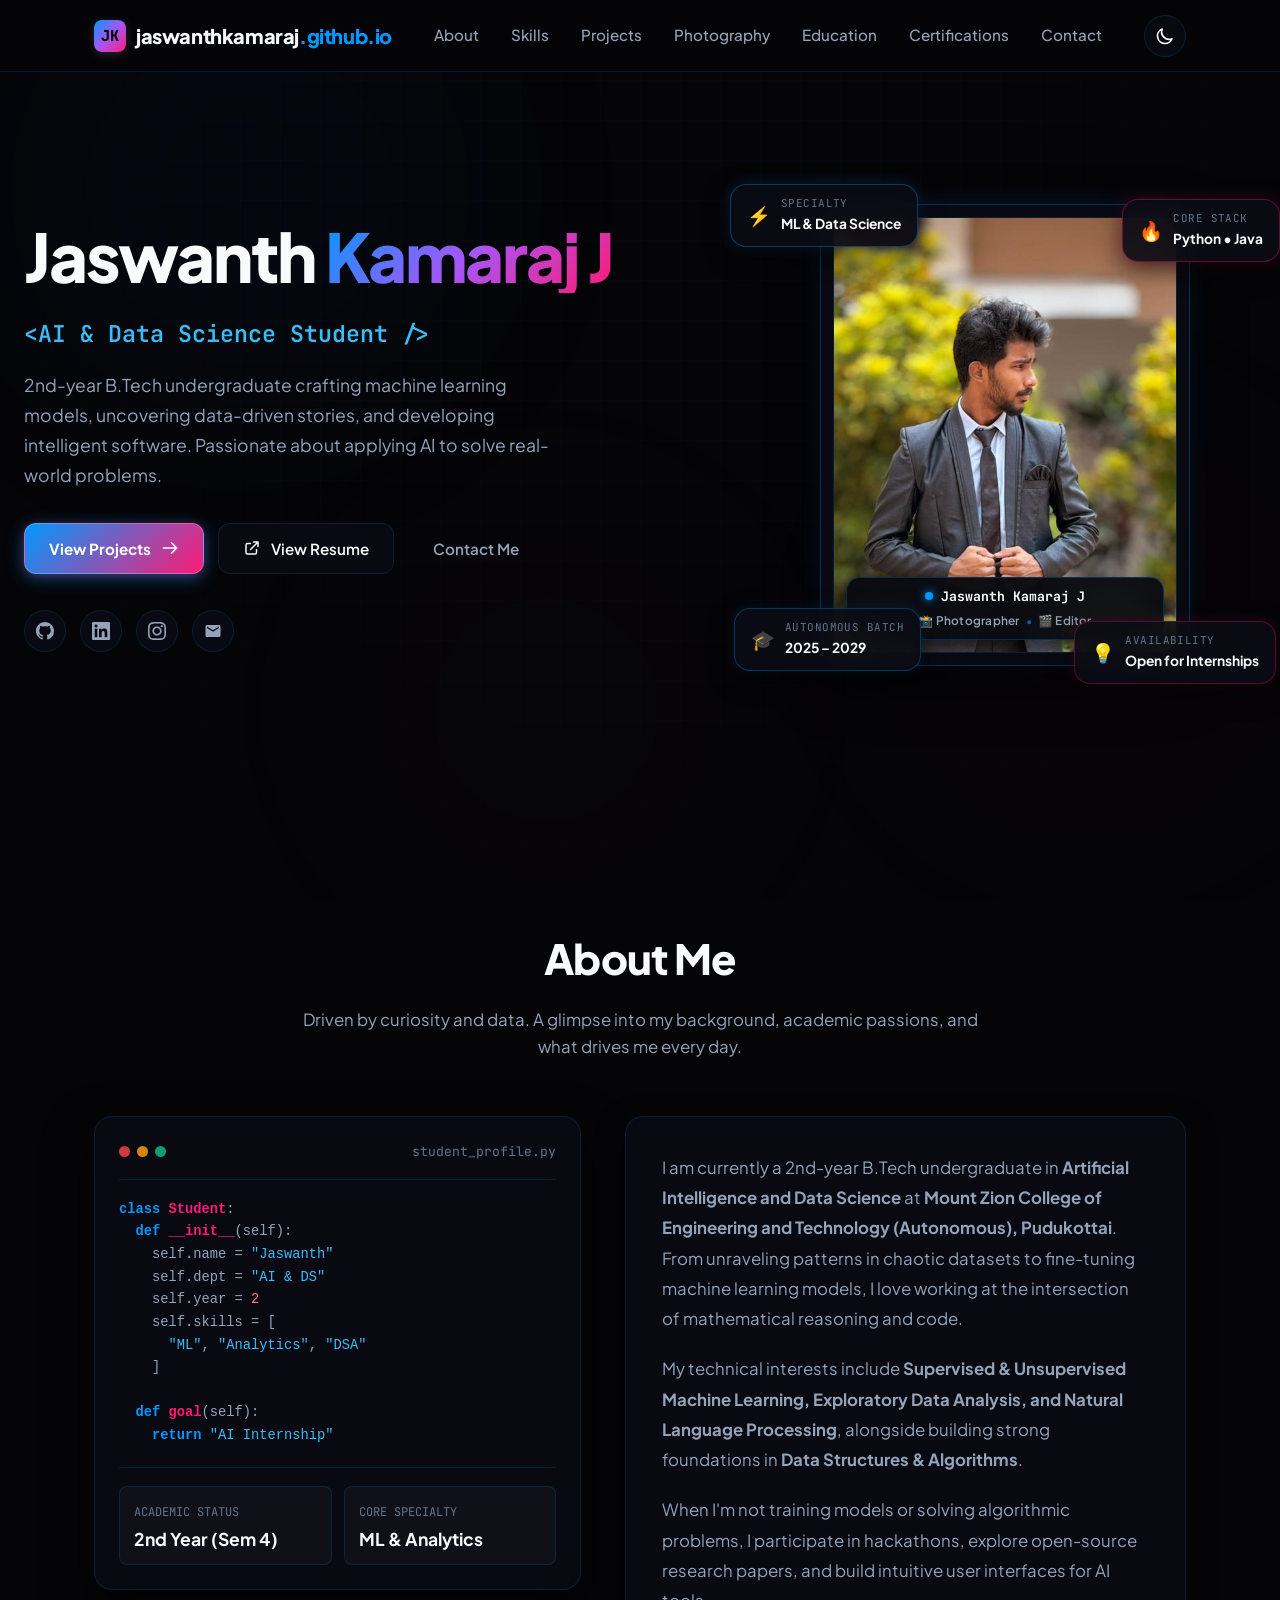
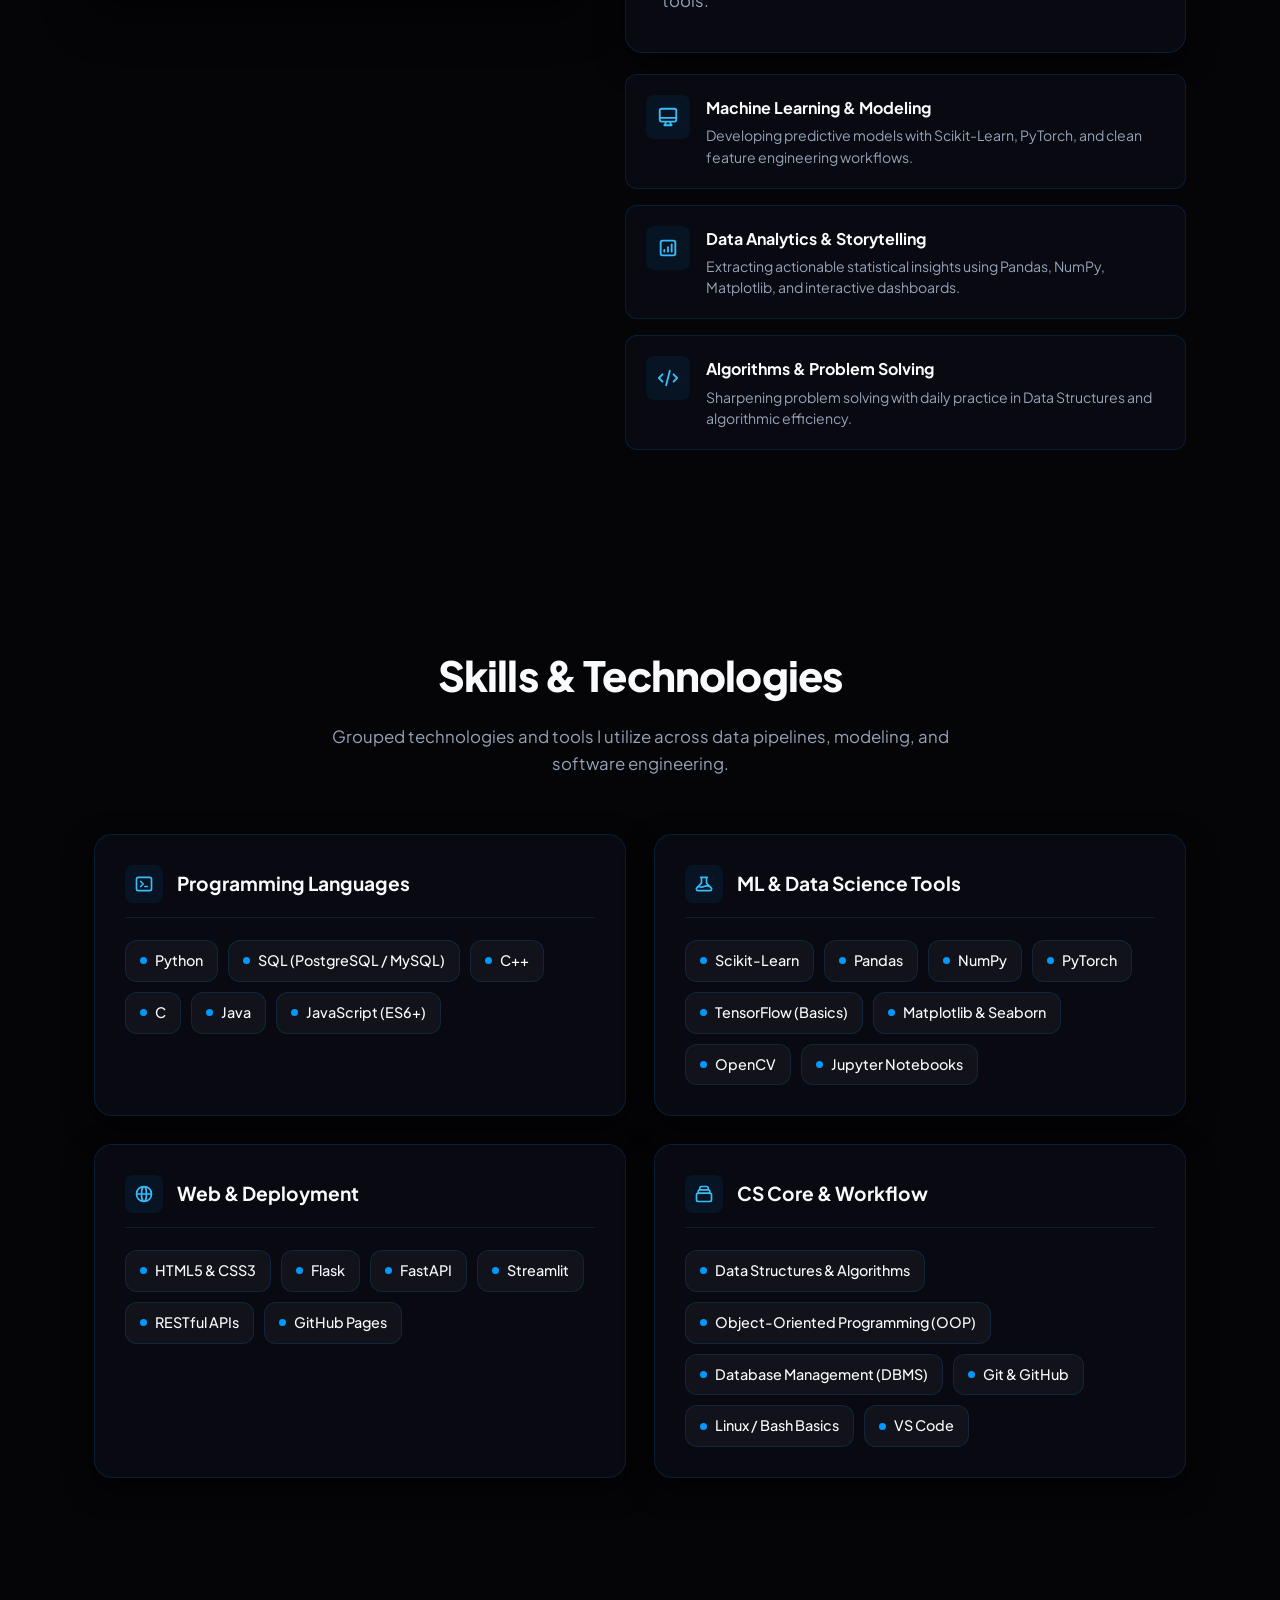
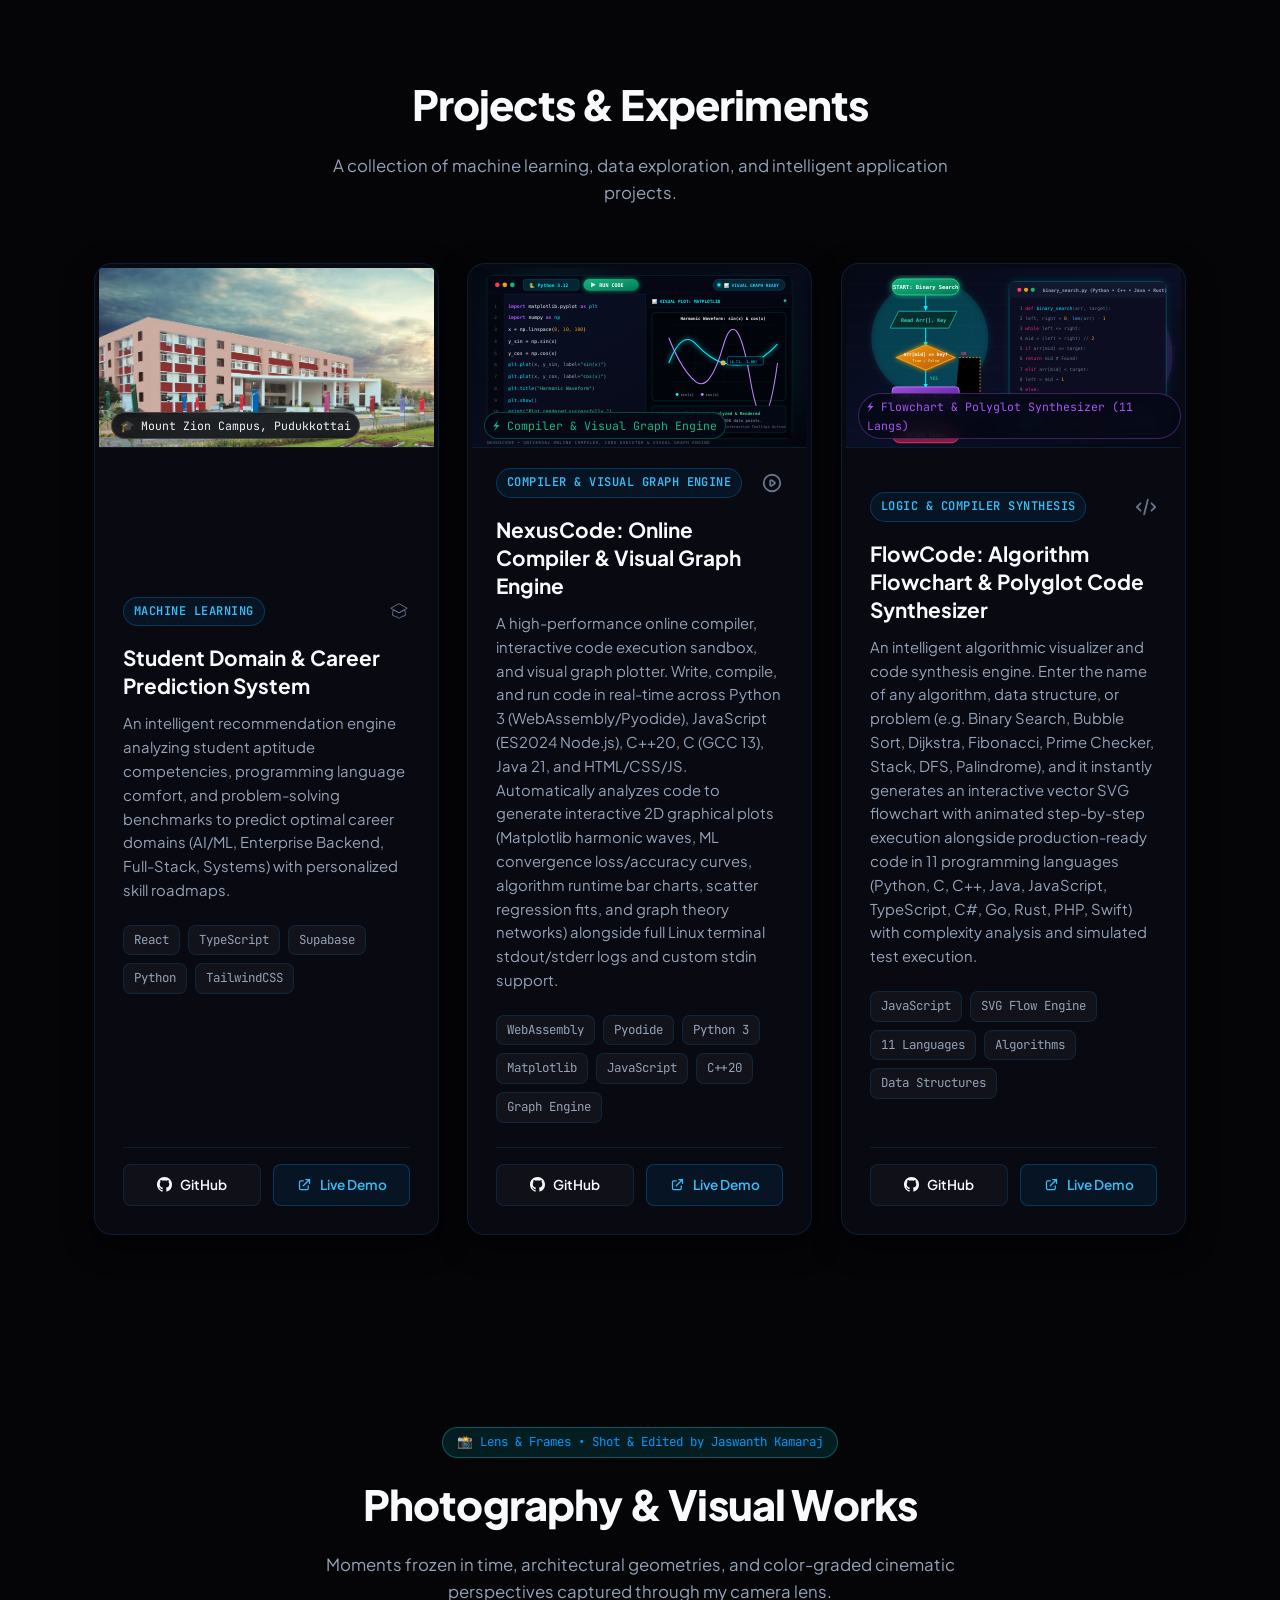
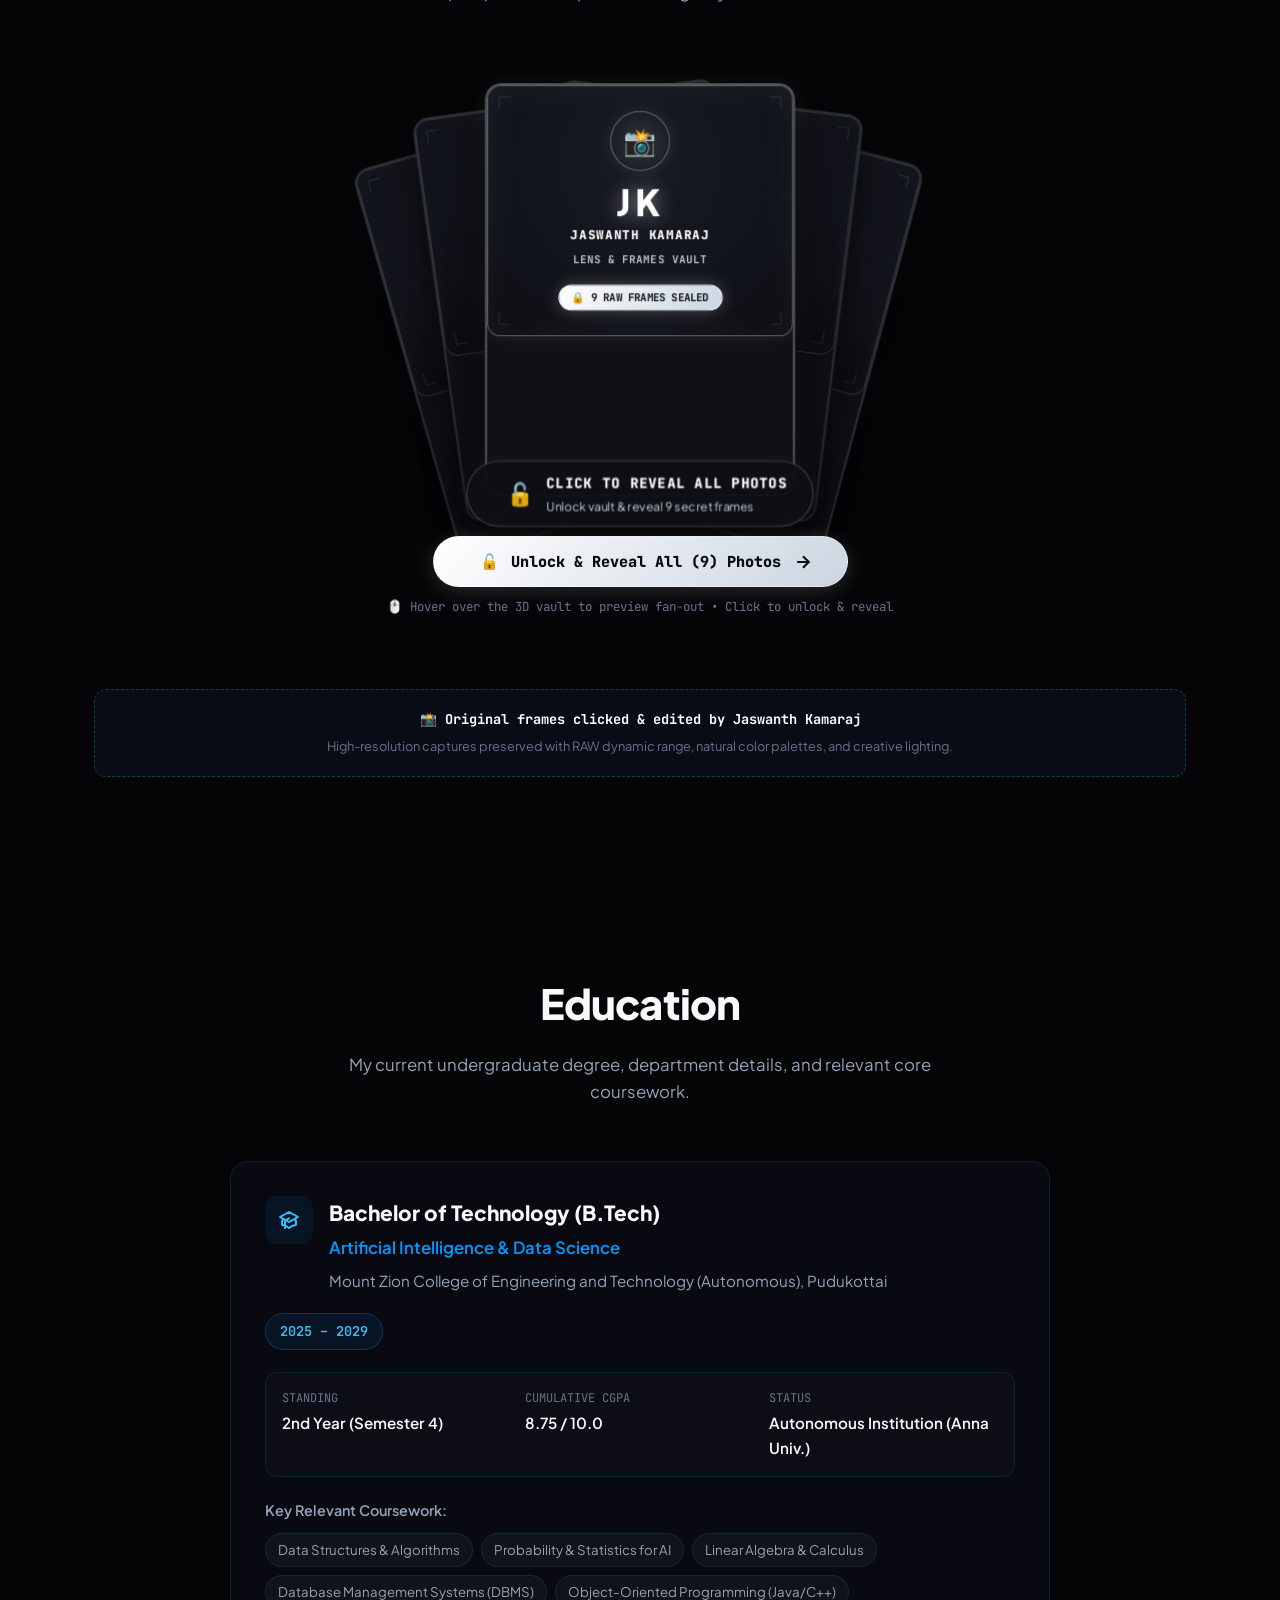
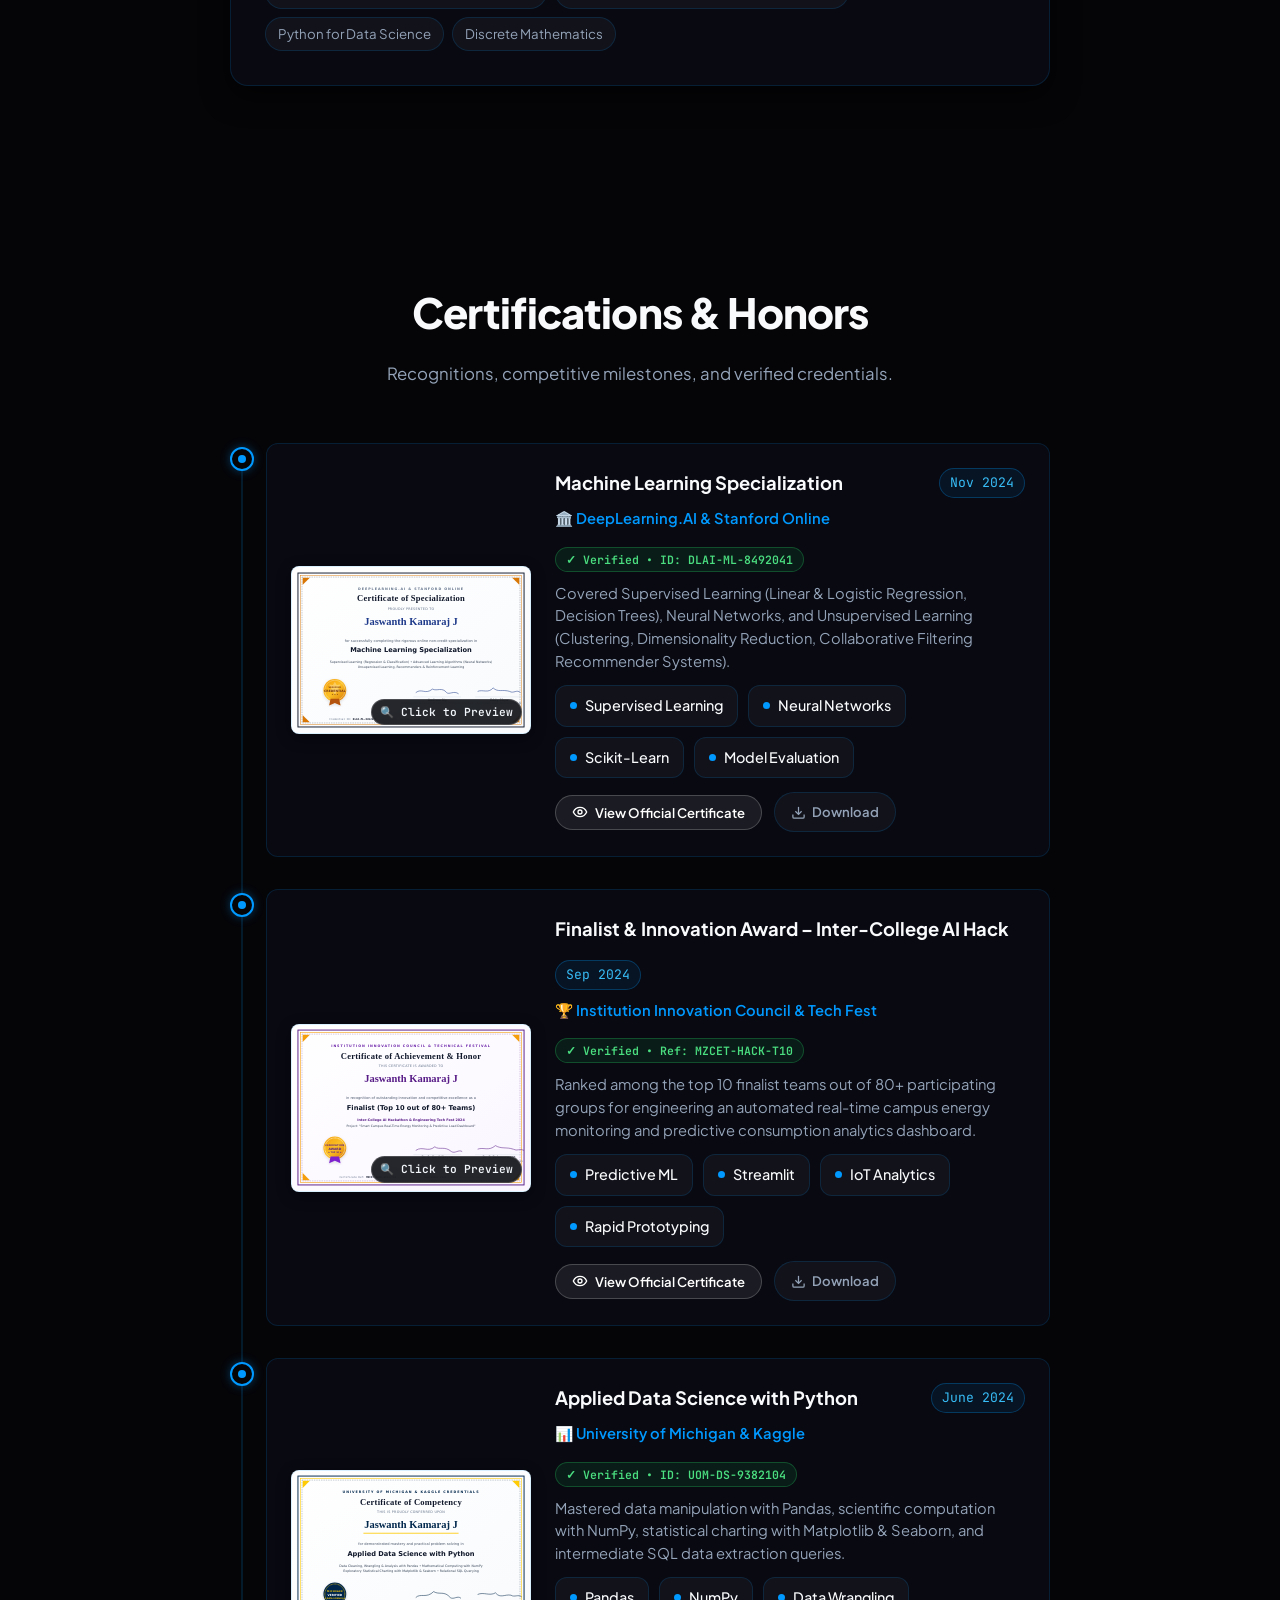
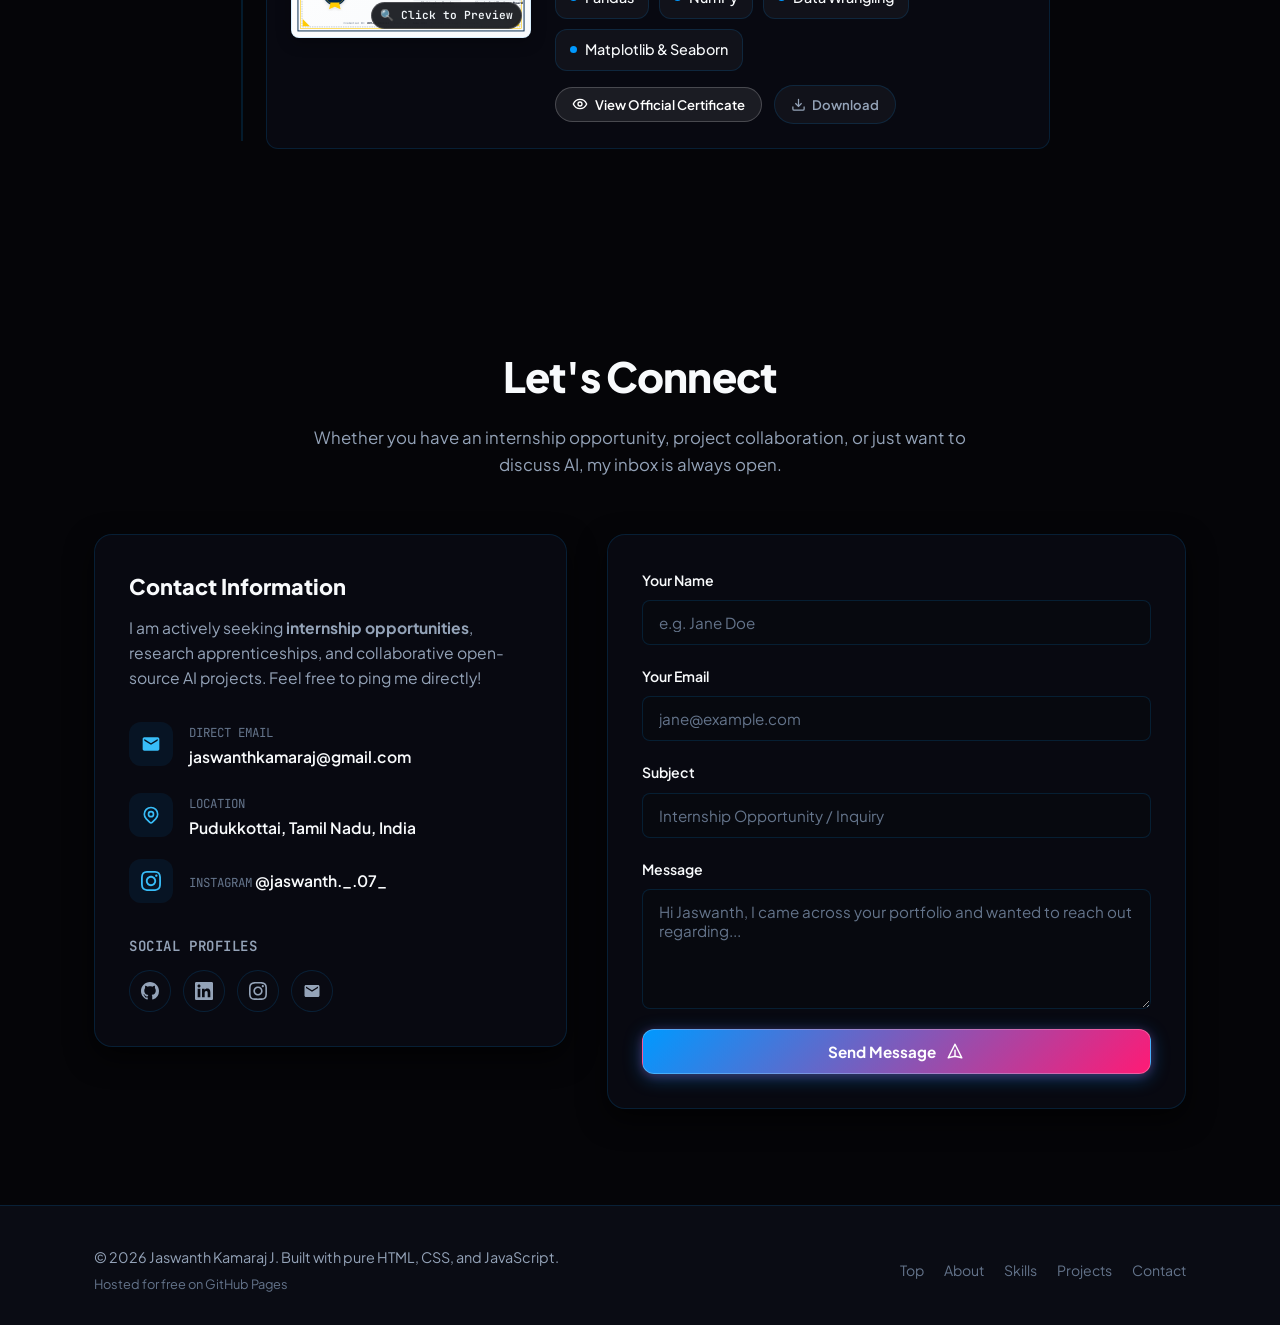
<file: index.html>
<!DOCTYPE html>
<html lang="en" data-theme="dark">
<head>
  <!-- ===================================================================
       SEO & META INFORMATION
       <!-- EDIT: Update title, meta description, and author with your details -->
  <!-- =================================================================== -->
  <meta charset="UTF-8">
  <meta name="viewport" content="width=device-width, initial-scale=1.0">
  <meta http-equiv="X-UA-Compatible" content="ie=edge">
  <meta http-equiv="Cache-Control" content="no-cache, no-store, must-revalidate">
  <meta http-equiv="Pragma" content="no-cache">
  <meta http-equiv="Expires" content="0">

  <!-- EDIT: Change to your name and tagline -->
  <title>Jaswanth Kamaraj J | AI & Data Science Student Portfolio</title>
  <meta name="description" content="Portfolio of Jaswanth Kamaraj J, 2nd-year B.Tech Artificial Intelligence and Data Science student passionate about Machine Learning, Data Analytics, and Intelligent Software.">
  <meta name="keywords" content="AI, Data Science, Machine Learning, Portfolio, B.Tech Student, Python, Deep Learning, Jaswanth Kamaraj J">
  <meta name="author" content="Jaswanth Kamaraj J">

  <!-- Open Graph / Facebook / LinkedIn (Preview cards when shared) -->
  <meta property="og:type" content="website">
  <!-- EDIT: Replace with your actual GitHub Pages URL: https://<username>.github.io -->
  <meta property="og:url" content="https://jaswanthkamaraj.github.io/">
  <meta property="og:title" content="Jaswanth Kamaraj J | AI & Data Science Student Portfolio">
  <meta property="og:description" content="2nd-year B.Tech AI & Data Science student building machine learning models, exploratory data analytics, and intelligent solutions.">
  <meta property="og:image" content="favicon.svg">

  <!-- Twitter Card -->
  <meta name="twitter:card" content="summary_large_image">
  <meta name="twitter:title" content="Jaswanth Kamaraj J | AI & Data Science Student Portfolio">
  <meta name="twitter:description" content="2nd-year B.Tech AI & Data Science student portfolio featuring machine learning projects, skills, and coursework.">

  <!-- Favicon -->
  <link rel="icon" type="image/svg+xml" href="favicon.svg">

  <!-- Google Fonts: Plus Jakarta Sans & JetBrains Mono -->
  <link rel="preconnect" href="https://fonts.googleapis.com">
  <link rel="preconnect" href="https://fonts.gstatic.com" crossorigin>
  <link href="https://fonts.googleapis.com/css2?family=JetBrains+Mono:wght@400;500;600&family=Plus+Jakarta+Sans:wght@400;500;600;700;800&display=swap" rel="stylesheet">

  <!-- Custom Stylesheet -->
  <link rel="stylesheet" href="style.css?v=5.0">
</head>
<body>

  <!-- Ambient Cosmic Aurora Glow Mesh -->
  <div class="aurora-ambient-container" aria-hidden="true">
    <div class="aurora-orb aurora-orb-1"></div>
    <div class="aurora-orb aurora-orb-2"></div>
    <div class="aurora-orb aurora-orb-3"></div>
    <div class="cosmic-grid-overlay"></div>
  </div>

  <!-- ===================================================================
       STICKY NAVBAR
       =================================================================== -->
  <header class="header" id="navbar">
    <div class="container nav-container">
      <!-- Brand logo -->
      <a href="#hero" class="brand-logo" aria-label="Jaswanth Kamaraj Portfolio Home">
        <span class="brand-icon">JK</span>
        <span>jaswanthkamaraj<span class="brand-dot">.github.io</span></span>
      </a>

      <!-- Desktop Navigation Menu -->
      <nav>
        <ul class="nav-menu" id="navMenu">
          <li><a href="#about" class="nav-link">About</a></li>
          <li><a href="#skills" class="nav-link">Skills</a></li>
          <li><a href="#projects" class="nav-link">Projects</a></li>
          <li><a href="#photography" class="nav-link">Photography</a></li>
          <li><a href="#education" class="nav-link">Education</a></li>
          <li><a href="#certifications" class="nav-link">Certifications</a></li>
          <li><a href="#contact" class="nav-link">Contact</a></li>
        </ul>
      </nav>

      <!-- Theme Toggle & Mobile Hamburger -->
      <div class="nav-actions">
        <!-- Light / Dark Mode Toggle Button -->
        <button id="themeToggle" class="theme-toggle" aria-label="Toggle light or dark theme" title="Toggle theme">
          <!-- Moon Icon (Visible in dark mode) -->
          <svg class="icon-moon" xmlns="http://www.w3.org/2000/svg" fill="none" viewBox="0 0 24 24" stroke="currentColor">
            <path stroke-linecap="round" stroke-linejoin="round" stroke-width="2" d="M20.354 15.354A9 9 0 018.646 3.646 9.003 9.003 0 0012 21a9.003 9.003 0 008.354-5.646z" />
          </svg>
          <!-- Sun Icon (Visible in light mode) -->
          <svg class="icon-sun" xmlns="http://www.w3.org/2000/svg" fill="none" viewBox="0 0 24 24" stroke="currentColor">
            <path stroke-linecap="round" stroke-linejoin="round" stroke-width="2" d="M12 3v1m0 16v1m9-9h-1M4 12H3m15.364 6.364l-.707-.707M6.343 6.343l-.707-.707m12.728 0l-.707.707M6.343 17.657l-.707.707M16 12a4 4 0 11-8 0 4 4 0 018 0z" />
          </svg>
        </button>

        <!-- Mobile Menu Hamburger Button -->
        <button id="mobileMenuBtn" class="mobile-toggle" aria-label="Toggle navigation menu" aria-expanded="false">
          <svg xmlns="http://www.w3.org/2000/svg" fill="none" viewBox="0 0 24 24" stroke="currentColor">
            <path stroke-linecap="round" stroke-linejoin="round" stroke-width="2" d="M4 6h16M4 12h16m-7 6h7" />
          </svg>
        </button>
      </div>
    </div>
  </header>

  <!-- ===================================================================
       1. HERO SECTION
       =================================================================== -->
  <main>
    <section class="section hero" id="hero">
      <div class="container hero-grid">
        
        <!-- Left Column: Hero Content -->
        <div class="hero-content reveal">
          <!-- Greeting Header -->
          <div class="hero-name-group">
            <h1 class="hero-name">Jaswanth <span class="gradient-text">Kamaraj J</span></h1>
          </div>

          <!-- Tagline -->
          <p class="hero-tagline">&lt;AI &amp; Data Science Student /&gt;</p>

          <!-- EDIT: Short introductory text (2-3 lines) -->
          <p class="hero-desc">
            2nd-year B.Tech undergraduate crafting machine learning models, uncovering data-driven stories, and developing intelligent software. Passionate about applying AI to solve real-world problems.
          </p>

          <!-- Call to Action Buttons -->
          <div class="hero-actions">
            <a href="#projects" class="btn btn-primary">
              View Projects
              <svg xmlns="http://www.w3.org/2000/svg" fill="none" viewBox="0 0 24 24" stroke="currentColor">
                <path stroke-linecap="round" stroke-linejoin="round" stroke-width="2" d="M14 5l7 7m0 0l-7 7m7-7H3" />
              </svg>
            </a>

            <!-- Open resume directly in browser -->
            <a href="resume.pdf" class="btn btn-secondary" target="_blank" rel="noopener noreferrer">
              <svg xmlns="http://www.w3.org/2000/svg" fill="none" viewBox="0 0 24 24" stroke="currentColor">
                <path stroke-linecap="round" stroke-linejoin="round" stroke-width="2" d="M10 6H6a2 2 0 00-2 2v10a2 2 0 002 2h10a2 2 0 002-2v-4M14 4h6m0 0v6m0-6L10 14" />
              </svg>
              View Resume
            </a>

            <a href="#contact" class="btn btn-ghost">
              Contact Me
            </a>
          </div>

          <!-- Quick Social Links with Icons -->
          <div class="hero-socials">
            <!-- EDIT: Replace with your GitHub profile URL -->
            <a href="https://github.com/JaswanthKamaraj" target="_blank" rel="noopener noreferrer" class="social-link" title="GitHub Profile" aria-label="GitHub">
              <svg viewBox="0 0 24 24" fill="currentColor">
                <path d="M12 0C5.37 0 0 5.37 0 12c0 5.31 3.435 9.795 8.205 11.385.6.105.825-.255.825-.57 0-.285-.015-1.23-.015-2.235-3.015.555-3.795-.735-4.035-1.41-.135-.345-.72-1.41-1.23-1.695-.42-.225-1.02-.78-.015-.795.945-.015 1.62.87 1.845 1.23 1.08 1.815 2.805 1.305 3.495.99.105-.78.42-1.305.765-1.605-2.67-.3-5.46-1.335-5.46-5.925 0-1.305.465-2.385 1.23-3.225-.12-.3-.54-1.53.12-3.18 0 0 1.005-.315 3.3 1.23.96-.27 1.98-.405 3-.405s2.04.135 3 .405c2.295-1.56 3.3-1.23 3.3-1.23.66 1.65.24 2.88.12 3.18.765.84 1.23 1.905 1.23 3.225 0 4.605-2.805 5.625-5.475 5.925.435.375.81 1.095.81 2.22 0 1.605-.015 2.895-.015 3.3 0 .315.225.69.825.57A12.02 12.02 0 0024 12c0-6.63-5.37-12-12-12z"/>
              </svg>
            </a>

            <!-- EDIT: Replace with your LinkedIn profile URL -->
            <a href="https://linkedin.com/in/jaswanthkamaraj" target="_blank" rel="noopener noreferrer" class="social-link" title="LinkedIn Profile" aria-label="LinkedIn">
              <svg viewBox="0 0 24 24" fill="currentColor">
                <path d="M20.447 20.452h-3.554v-5.569c0-1.328-.027-3.037-1.852-3.037-1.853 0-2.136 1.445-2.136 2.939v5.667H9.351V9h3.414v1.561h.046c.477-.9 1.637-1.85 3.37-1.85 3.601 0 4.267 2.37 4.267 5.455v6.286zM5.337 7.433c-1.144 0-2.063-.926-2.063-2.065 0-1.138.92-2.063 2.063-2.063 1.14 0 2.064.925 2.064 2.063 0 1.139-.925 2.065-2.064 2.065zm1.782 13.019H3.555V9h3.564v11.452zM22.225 0H1.771C.792 0 0 .774 0 1.729v20.542C0 23.227.792 24 1.771 24h20.451c.979 0 1.778-.773 1.778-1.729V1.73C24 .774 23.205 0 22.225 0z"/>
              </svg>
            </a>

            <!-- Instagram Profile -->
            <a href="https://instagram.com/jaswanth._.07_" target="_blank" rel="noopener noreferrer" class="social-link" title="Instagram Profile" aria-label="Instagram">
              <svg viewBox="0 0 24 24" fill="currentColor">
                <path d="M12 2.163c3.204 0 3.584.012 4.85.07 3.252.148 4.771 1.691 4.919 4.919.058 1.265.069 1.645.069 4.849 0 3.205-.012 3.584-.069 4.849-.149 3.225-1.664 4.771-4.919 4.919-1.266.058-1.644.07-4.85.07-3.204 0-3.584-.012-4.849-.07-3.26-.149-4.771-1.699-4.919-4.92-.058-1.265-.07-1.644-.07-4.849 0-3.204.013-3.583.07-4.849.149-3.227 1.664-4.771 4.919-4.919 1.266-.057 1.645-.069 4.849-.069zm0-2.163c-3.259 0-3.667.014-4.947.072-4.358.2-6.78 2.618-6.98 6.98-.059 1.281-.073 1.689-.073 4.948 0 3.259.014 3.668.072 4.948.2 4.358 2.618 6.78 6.98 6.98 1.281.058 1.689.072 4.948.072 3.259 0 3.668-.014 4.948-.072 4.354-.2 6.782-2.618 6.979-6.98.059-1.28.073-1.689.073-4.948 0-3.259-.014-3.667-.072-4.947-.196-4.354-2.617-6.78-6.979-6.98-1.281-.059-1.69-.073-4.949-.073zm0 5.838c-3.403 0-6.162 2.759-6.162 6.162s2.759 6.163 6.162 6.163 6.162-2.759 6.162-6.163c0-3.403-2.759-6.162-6.162-6.162zm0 10.162c-2.209 0-4-1.79-4-4 0-2.209 1.791-4 4-4s4 1.791 4 4c0 2.21-1.791 4-4 4zm6.406-11.845c-.796 0-1.441.645-1.441 1.44s.645 1.44 1.441 1.44c.795 0 1.439-.645 1.439-1.44s-.644-1.44-1.439-1.44z"/>
              </svg>
            </a>

            <!-- Quick email link -->
            <a href="mailto:jaswanthkamaraj@gmail.com" class="social-link" title="Send Email" aria-label="Email">
              <svg viewBox="0 0 24 24" fill="currentColor">
                <path d="M20 4H4c-1.1 0-1.99.9-1.99 2L2 18c0 1.1.9 2 2 2h16c1.1 0 2-.9 2-2V6c0-1.1-.9-2-2-2zm0 4l-8 5-8-5V6l8 5 8-5v2z"/>
              </svg>
            </a>
          </div>
        </div>

        <!-- Right Column: 3D Portrait Showcase with Floating Badges -->
        <div class="hero-visual reveal reveal-delay-2">
          <div class="hero-showcase-container" id="heroShowcase">
            
            <!-- Floating Badge: Top Left -->
            <div class="floating-badge badge-top-left">
              <span class="badge-icon">⚡</span>
              <div class="badge-content">
                <span class="badge-sub">Specialty</span>
                <span class="badge-main">ML &amp; Data Science</span>
              </div>
            </div>

            <!-- Floating Badge: Top Right -->
            <div class="floating-badge badge-top-right">
              <span class="badge-icon">🔥</span>
              <div class="badge-content">
                <span class="badge-sub">Core Stack</span>
                <span class="badge-main">Python • Java</span>
              </div>
            </div>

            <!-- Main 3D Portrait Card -->
            <div class="showcase-portrait-card spotlight-card" id="portraitCard">
              <div class="showcase-photo-frame">
                <img src="profile.jpg" alt="Jaswanth Kamaraj J" class="showcase-portrait-img" onerror="this.onerror=null; this.src='profile.svg';">
                <div class="cyber-scanline"></div>
                <div class="showcase-photo-overlay">
                  <div class="showcase-caption">
                    <div class="showcase-caption-top">
                      <span class="cyber-status-led"></span>
                      <span>Jaswanth Kamaraj J</span>
                    </div>
                    <div class="showcase-caption-roles">
                      <span>📸 Photographer</span>
                      <span class="role-dot">•</span>
                      <span>🎬 Editor</span>
                    </div>
                  </div>
                </div>
              </div>
            </div>

            <!-- Floating Badge: Bottom Left -->
            <div class="floating-badge badge-bottom-left">
              <span class="badge-icon">🎓</span>
              <div class="badge-content">
                <span class="badge-sub">Autonomous Batch</span>
                <span class="badge-main">2025 – 2029</span>
              </div>
            </div>

            <!-- Floating Badge: Bottom Right -->
            <div class="floating-badge badge-bottom-right">
              <span class="badge-icon">💡</span>
              <div class="badge-content">
                <span class="badge-sub">Availability</span>
                <span class="badge-main">Open for Internships</span>
              </div>
            </div>

          </div>
        </div>

      </div>
    </section>

    <!-- ===================================================================
         2. ABOUT SECTION
         =================================================================== -->
    <section class="section" id="about">
      <div class="container">
        
        <div class="section-header reveal">
          <h2 class="section-title">About Me</h2>
          <p class="section-subtitle">Driven by curiosity and data. A glimpse into my background, academic passions, and what drives me every day.</p>
        </div>

        <div class="about-grid">
          <!-- Left: Interactive AI Terminal & Academic Profile -->
          <div class="about-terminal-card spotlight-card reveal">
            <div class="card-topbar">
              <div class="card-dots">
                <span></span>
                <span></span>
                <span></span>
              </div>
              <span class="card-title-bar">student_profile.py</span>
            </div>

            <!-- Stylized Code Snippet -->
            <pre class="code-preview"><code><span class="keyword">class</span> <span class="function">Student</span>:
  <span class="keyword">def</span> <span class="function">__init__</span>(self):
    self.name = <span class="string">"Jaswanth"</span>
    self.dept = <span class="string">"AI &amp; DS"</span>
    self.year = <span class="number">2</span>
    self.skills = [
      <span class="string">"ML"</span>, <span class="string">"Analytics"</span>, <span class="string">"DSA"</span>
    ]
  
  <span class="keyword">def</span> <span class="function">goal</span>(self):
    <span class="keyword">return</span> <span class="string">"AI Internship"</span></code></pre>

            <!-- Quick Metrics Grid -->
            <div class="quick-stats-grid">
              <div class="quick-stat-box">
                <span class="stat-label">Academic Status</span>
                <p class="stat-value">2nd Year (Sem 4)</p>
              </div>
              <div class="quick-stat-box">
                <span class="stat-label">Core Specialty</span>
                <p class="stat-value">ML &amp; Analytics</p>
              </div>
            </div>
          </div>

          <!-- Right: Narrative Content -->
          <div class="about-content-col">
            <div class="about-card spotlight-card reveal reveal-delay-1">
              <p class="about-text">
                I am currently a 2nd-year B.Tech undergraduate in <strong>Artificial Intelligence and Data Science</strong> at <strong>Mount Zion College of Engineering and Technology (Autonomous), Pudukottai</strong>. From unraveling patterns in chaotic datasets to fine-tuning machine learning models, I love working at the intersection of mathematical reasoning and code.
              </p>
              <p class="about-text">
                My technical interests include <strong>Supervised & Unsupervised Machine Learning, Exploratory Data Analysis, and Natural Language Processing</strong>, alongside building strong foundations in <strong>Data Structures & Algorithms</strong>.
              </p>
              <p class="about-text">
                When I'm not training models or solving algorithmic problems, I participate in hackathons, explore open-source research papers, and build intuitive user interfaces for AI tools.
              </p>
            </div>

          <!-- Right: Key Focus Highlights -->
          <div class="about-highlights reveal reveal-delay-2">
            
            <div class="highlight-box spotlight-card">
              <div class="highlight-icon">
                <svg xmlns="http://www.w3.org/2000/svg" fill="none" viewBox="0 0 24 24" stroke="currentColor">
                  <path stroke-linecap="round" stroke-linejoin="round" stroke-width="2" d="M9.75 17L9 20l-1 1h8l-1-1-.75-3M3 13h18M5 17h14a2 2 0 002-2V5a2 2 0 00-2-2H5a2 2 0 00-2 2v10a2 2 0 002 2z" />
                </svg>
              </div>
              <div>
                <h3 class="highlight-title">Machine Learning & Modeling</h3>
                <p class="highlight-desc">Developing predictive models with Scikit-Learn, PyTorch, and clean feature engineering workflows.</p>
              </div>
            </div>

            <div class="highlight-box spotlight-card">
              <div class="highlight-icon">
                <svg xmlns="http://www.w3.org/2000/svg" fill="none" viewBox="0 0 24 24" stroke="currentColor">
                  <path stroke-linecap="round" stroke-linejoin="round" stroke-width="2" d="M16 8v8m-4-5v5m-4-2v2m-2 4h12a2 2 0 002-2V6a2 2 0 00-2-2H6a2 2 0 00-2 2v12a2 2 0 002 2z" />
                </svg>
              </div>
              <div>
                <h3 class="highlight-title">Data Analytics & Storytelling</h3>
                <p class="highlight-desc">Extracting actionable statistical insights using Pandas, NumPy, Matplotlib, and interactive dashboards.</p>
              </div>
            </div>

            <div class="highlight-box spotlight-card">
              <div class="highlight-icon">
                <svg xmlns="http://www.w3.org/2000/svg" fill="none" viewBox="0 0 24 24" stroke="currentColor">
                  <path stroke-linecap="round" stroke-linejoin="round" stroke-width="2" d="M10 20l4-16m4 4l4 4-4 4M6 16l-4-4 4-4" />
                </svg>
              </div>
              <div>
                <h3 class="highlight-title">Algorithms & Problem Solving</h3>
                <p class="highlight-desc">Sharpening problem solving with daily practice in Data Structures and algorithmic efficiency.</p>
              </div>
            </div>

          </div>
        </div>
      </div>

      </div>
    </section>

    <!-- ===================================================================
         3. SKILLS SECTION (Grouped badges, progress-free)
         =================================================================== -->
    <section class="section" id="skills">
      <div class="container">
        
        <div class="section-header reveal">
          <h2 class="section-title">Skills & Technologies</h2>
          <p class="section-subtitle">Grouped technologies and tools I utilize across data pipelines, modeling, and software engineering.</p>
        </div>

        <div class="skills-grid">
          
          <!-- Category 1: Programming Languages -->
          <div class="skill-category-card spotlight-card reveal">
            <div class="category-header">
              <div class="category-icon">
                <svg xmlns="http://www.w3.org/2000/svg" fill="none" viewBox="0 0 24 24" stroke="currentColor">
                  <path stroke-linecap="round" stroke-linejoin="round" stroke-width="2" d="M8 9l3 3-3 3m5 0h3M5 20h14a2 2 0 002-2V6a2 2 0 00-2-2H5a2 2 0 00-2 2v12a2 2 0 002 2z" />
                </svg>
              </div>
              <h3 class="category-title">Programming Languages</h3>
            </div>
            <!-- EDIT: Add or remove language badges -->
            <div class="skill-badges">
              <span class="skill-badge"><span class="skill-dot"></span>Python</span>
              <span class="skill-badge"><span class="skill-dot"></span>SQL (PostgreSQL / MySQL)</span>
              <span class="skill-badge"><span class="skill-dot"></span>C++</span>
              <span class="skill-badge"><span class="skill-dot"></span>C</span>
              <span class="skill-badge"><span class="skill-dot"></span>Java</span>
              <span class="skill-badge"><span class="skill-dot"></span>JavaScript (ES6+)</span>
            </div>
          </div>

          <!-- Category 2: ML & Data Tools -->
          <div class="skill-category-card spotlight-card reveal reveal-delay-1">
            <div class="category-header">
              <div class="category-icon">
                <svg xmlns="http://www.w3.org/2000/svg" fill="none" viewBox="0 0 24 24" stroke="currentColor">
                  <path stroke-linecap="round" stroke-linejoin="round" stroke-width="2" d="M19.428 15.428a2 2 0 00-1.022-.547l-2.387-.477a6 6 0 00-3.86.517l-.318.158a6 6 0 01-3.86.517L6.05 15.21a2 2 0 00-1.806.547M8 4h8l-1 1v5.172a2 2 0 00.586 1.414l5 5c1.26 1.26.367 3.414-1.415 3.414H4.828c-1.782 0-2.674-2.154-1.414-3.414l5-5A2 2 0 009 10.172V5L8 4z" />
                </svg>
              </div>
              <h3 class="category-title">ML & Data Science Tools</h3>
            </div>
            <!-- EDIT: Add or remove ML/Data tool badges -->
            <div class="skill-badges">
              <span class="skill-badge"><span class="skill-dot"></span>Scikit-Learn</span>
              <span class="skill-badge"><span class="skill-dot"></span>Pandas</span>
              <span class="skill-badge"><span class="skill-dot"></span>NumPy</span>
              <span class="skill-badge"><span class="skill-dot"></span>PyTorch</span>
              <span class="skill-badge"><span class="skill-dot"></span>TensorFlow (Basics)</span>
              <span class="skill-badge"><span class="skill-dot"></span>Matplotlib & Seaborn</span>
              <span class="skill-badge"><span class="skill-dot"></span>OpenCV</span>
              <span class="skill-badge"><span class="skill-dot"></span>Jupyter Notebooks</span>
            </div>
          </div>

          <!-- Category 3: Web & Development -->
          <div class="skill-category-card spotlight-card reveal reveal-delay-2">
            <div class="category-header">
              <div class="category-icon">
                <svg xmlns="http://www.w3.org/2000/svg" fill="none" viewBox="0 0 24 24" stroke="currentColor">
                  <path stroke-linecap="round" stroke-linejoin="round" stroke-width="2" d="M21 12a9 9 0 01-9 9m9-9a9 9 0 00-9-9m9 9H3m9 9a9 9 0 01-9-9m9 9c1.657 0 3-4.03 3-9s-1.343-9-3-9m0 18c-1.657 0-3-4.03-3-9s1.343-9 3-9m-9 9a9 9 0 019-9" />
                </svg>
              </div>
              <h3 class="category-title">Web & Deployment</h3>
            </div>
            <!-- EDIT: Add or remove Web badges -->
            <div class="skill-badges">
              <span class="skill-badge"><span class="skill-dot"></span>HTML5 & CSS3</span>
              <span class="skill-badge"><span class="skill-dot"></span>Flask</span>
              <span class="skill-badge"><span class="skill-dot"></span>FastAPI</span>
              <span class="skill-badge"><span class="skill-dot"></span>Streamlit</span>
              <span class="skill-badge"><span class="skill-dot"></span>RESTful APIs</span>
              <span class="skill-badge"><span class="skill-dot"></span>GitHub Pages</span>
            </div>
          </div>

          <!-- Category 4: CS Core & Other Tools -->
          <div class="skill-category-card spotlight-card reveal reveal-delay-3">
            <div class="category-header">
              <div class="category-icon">
                <svg xmlns="http://www.w3.org/2000/svg" fill="none" viewBox="0 0 24 24" stroke="currentColor">
                  <path stroke-linecap="round" stroke-linejoin="round" stroke-width="2" d="M19 11H5m14 0a2 2 0 012 2v6a2 2 0 01-2 2H5a2 2 0 01-2-2v-6a2 2 0 012-2m14 0V9a2 2 0 00-2-2M5 11V9a2 2 0 012-2m0 0V5a2 2 0 012-2h6a2 2 0 012 2v2M7 7h10" />
                </svg>
              </div>
              <h3 class="category-title">CS Core & Workflow</h3>
            </div>
            <!-- EDIT: Add or remove Core badges -->
            <div class="skill-badges">
              <span class="skill-badge"><span class="skill-dot"></span>Data Structures & Algorithms</span>
              <span class="skill-badge"><span class="skill-dot"></span>Object-Oriented Programming (OOP)</span>
              <span class="skill-badge"><span class="skill-dot"></span>Database Management (DBMS)</span>
              <span class="skill-badge"><span class="skill-dot"></span>Git & GitHub</span>
              <span class="skill-badge"><span class="skill-dot"></span>Linux / Bash Basics</span>
              <span class="skill-badge"><span class="skill-dot"></span>VS Code</span>
            </div>
          </div>

        </div>

      </div>
    </section>

    <!-- ===================================================================
         4. PROJECTS SECTION (Card Grid with GitHub & Live Demo buttons)
         =================================================================== -->
    <section class="section" id="projects">
      <div class="container">
        
        <div class="section-header reveal">
          <h2 class="section-title">Projects & Experiments</h2>
          <p class="section-subtitle">A collection of machine learning, data exploration, and intelligent application projects.</p>
        </div>

        <div class="projects-grid">
          
          <!-- Project 1: Student Prediction Project -->
          <article class="project-card spotlight-card reveal" style="overflow: hidden;">
            <div style="margin: -24px -24px 20px -24px; position: relative; height: 180px; overflow: hidden; border-bottom: 1px solid var(--border-color);">
              <img src="mount-zion-college.webp" alt="Mount Zion College of Engineering and Technology Campus, Pudukkottai" style="width: 100%; height: 100%; object-fit: cover; object-position: center 38%;">
              <span style="position: absolute; bottom: 8px; left: 12px; font-family: var(--font-mono); font-size: 0.72rem; color: #f1f5f9; background: rgba(14,16,22,0.88); backdrop-filter: blur(8px); padding: 3px 8px; border-radius: 9999px; border: 1px solid rgba(255,255,255,0.18);">
                🎓 Mount Zion Campus, Pudukkottai
              </span>
            </div>
            <div>
              <div class="project-top">
                <span class="project-type">Machine Learning</span>
                <span class="project-icon">
                  <svg xmlns="http://www.w3.org/2000/svg" fill="none" viewBox="0 0 24 24" stroke="currentColor">
                    <path d="M12 14l9-5-9-5-9 5 9 5z" />
                    <path d="M12 14l6.16-3.422a12.083 12.083 0 01.665 6.479A11.952 11.952 0 0012 20.055a11.952 11.952 0 00-6.824-2.998 12.078 12.078 0 01.665-6.479L12 14z" />
                  </svg>
                </span>
              </div>

              <h3 class="project-title">Student Domain &amp; Career Prediction System</h3>

              <p class="project-desc">
                An intelligent recommendation engine analyzing student aptitude competencies, programming language comfort, and problem-solving benchmarks to predict optimal career domains (AI/ML, Enterprise Backend, Full-Stack, Systems) with personalized skill roadmaps.
              </p>

              <!-- Tech Stack Tags -->
              <div class="project-tags">
                <span class="project-tag">React</span>
                <span class="project-tag">TypeScript</span>
                <span class="project-tag">Supabase</span>
                <span class="project-tag">Python</span>
                <span class="project-tag">TailwindCSS</span>
              </div>
            </div>

            <!-- Action Buttons: GitHub & Demo -->
            <div class="project-actions">
              <a href="https://github.com/JaswanthKamaraj/student-domain-prediction" target="_blank" rel="noopener noreferrer" class="btn-project" aria-label="View source code on GitHub">
                <svg viewBox="0 0 24 24" fill="currentColor">
                  <path d="M12 0C5.37 0 0 5.37 0 12c0 5.31 3.435 9.795 8.205 11.385.6.105.825-.255.825-.57 0-.285-.015-1.23-.015-2.235-3.015.555-3.795-.735-4.035-1.41-.135-.345-.72-1.41-1.23-1.695-.42-.225-1.02-.78-.015-.795.945-.015 1.62.87 1.845 1.23 1.08 1.815 2.805 1.305 3.495.99.105-.78.42-1.305.765-1.605-2.67-.3-5.46-1.335-5.46-5.925 0-1.305.465-2.385 1.23-3.225-.12-.3-.54-1.53.12-3.18 0 0 1.005-.315 3.3 1.23.96-.27 1.98-.405 3-.405s2.04.135 3 .405c2.295-1.56 3.3-1.23 3.3-1.23.66 1.65.24 2.88.12 3.18.765.84 1.23 1.905 1.23 3.225 0 4.605-2.805 5.625-5.475 5.925.435.375.81 1.095.81 2.22 0 1.605-.015 2.895-.015 3.3 0 .315.225.69.825.57A12.02 12.02 0 0024 12c0-6.63-5.37-12-12-12z"/>
                </svg>
                GitHub
              </a>

              <a href="https://pridiction-model.vercel.app/" target="_blank" rel="noopener noreferrer" class="btn-project demo" aria-label="View live demo on Vercel">
                <svg xmlns="http://www.w3.org/2000/svg" fill="none" viewBox="0 0 24 24" stroke="currentColor">
                  <path stroke-linecap="round" stroke-linejoin="round" stroke-width="2" d="M10 6H6a2 2 0 00-2 2v10a2 2 0 002 2h10a2 2 0 002-2v-4M14 4h6m0 0v6m0-6L10 14" />
                </svg>
                Live Demo
              </a>
            </div>
          </article>

          <!-- Project 2: NexusCode / Online Compiler, Code Executor & Visual Graph Engine -->
          <article class="project-card spotlight-card reveal reveal-delay-1" style="overflow: hidden;">
            <div style="margin: -24px -24px 20px -24px; position: relative; height: 180px; overflow: hidden; border-bottom: 1px solid var(--border-color);">
              <img src="code-executor-banner.svg" alt="NexusCode: Multi-Language Online Compiler, Code Execution and Visual Graph Engine" style="width: 100%; height: 100%; object-fit: cover;">
              <span style="position: absolute; bottom: 8px; left: 12px; font-family: var(--font-mono); font-size: 0.72rem; color: #10b981; background: rgba(5,8,20,0.85); backdrop-filter: blur(8px); padding: 3px 8px; border-radius: 9999px; border: 1px solid rgba(16,185,129,0.35);">
                ⚡ Compiler &amp; Visual Graph Engine
              </span>
            </div>
            <div>
              <div class="project-top">
                <span class="project-type">Compiler &amp; Visual Graph Engine</span>
                <span class="project-icon">
                  <svg xmlns="http://www.w3.org/2000/svg" fill="none" viewBox="0 0 24 24" stroke="currentColor">
                    <path stroke-linecap="round" stroke-linejoin="round" stroke-width="2" d="M14.752 11.168l-3.197-2.132A1 1 0 0010 9.87v4.263a1 1 0 001.555.832l3.197-2.132a1 1 0 000-1.664z" />
                    <path stroke-linecap="round" stroke-linejoin="round" stroke-width="2" d="M21 12a9 9 0 11-18 0 9 9 0 0118 0z" />
                  </svg>
                </span>
              </div>

              <h3 class="project-title">NexusCode: Online Compiler &amp; Visual Graph Engine</h3>

              <p class="project-desc">
                A high-performance online compiler, interactive code execution sandbox, and visual graph plotter. Write, compile, and run code in real-time across Python 3 (WebAssembly/Pyodide), JavaScript (ES2024 Node.js), C++20, C (GCC 13), Java 21, and HTML/CSS/JS. Automatically analyzes code to generate interactive 2D graphical plots (Matplotlib harmonic waves, ML convergence loss/accuracy curves, algorithm runtime bar charts, scatter regression fits, and graph theory networks) alongside full Linux terminal stdout/stderr logs and custom stdin support.
              </p>

              <!-- Tech Stack Tags -->
              <div class="project-tags">
                <span class="project-tag">WebAssembly</span>
                <span class="project-tag">Pyodide</span>
                <span class="project-tag">Python 3</span>
                <span class="project-tag">Matplotlib</span>
                <span class="project-tag">JavaScript</span>
                <span class="project-tag">C++20</span>
                <span class="project-tag">Graph Engine</span>
              </div>
            </div>

            <!-- Action Buttons: GitHub & Demo -->
            <div class="project-actions">
              <a href="https://github.com/JaswanthKamaraj" target="_blank" rel="noopener noreferrer" class="btn-project" aria-label="View source code on GitHub">
                <svg viewBox="0 0 24 24" fill="currentColor">
                  <path d="M12 0C5.37 0 0 5.37 0 12c0 5.31 3.435 9.795 8.205 11.385.6.105.825-.255.825-.57 0-.285-.015-1.23-.015-2.235-3.015.555-3.795-.735-4.035-1.41-.135-.345-.72-1.41-1.23-1.695-.42-.225-1.02-.78-.015-.795.945-.015 1.62.87 1.845 1.23 1.08 1.815 2.805 1.305 3.495.99.105-.78.42-1.305.765-1.605-2.67-.3-5.46-1.335-5.46-5.925 0-1.305.465-2.385 1.23-3.225-.12-.3-.54-1.53.12-3.18 0 0 1.005-.315 3.3 1.23.96-.27 1.98-.405 3-.405s2.04.135 3 .405c2.295-1.56 3.3-1.23 3.3-1.23.66 1.65.24 2.88.12 3.18.765.84 1.23 1.905 1.23 3.225 0 4.605-2.805 5.625-5.475 5.925.435.375.81 1.095.81 2.22 0 1.605-.015 2.895-.015 3.3 0 .315.225.69.825.57A12.02 12.02 0 0024 12c0-6.63-5.37-12-12-12z"/>
                </svg>
                GitHub
              </a>

              <a href="./code-executor/index.html" target="_blank" rel="noopener noreferrer" class="btn-project demo" aria-label="Launch NexusCode Online Compiler &amp; Visual Graph Engine">
                <svg xmlns="http://www.w3.org/2000/svg" fill="none" viewBox="0 0 24 24" stroke="currentColor">
                  <path stroke-linecap="round" stroke-linejoin="round" stroke-width="2" d="M10 6H6a2 2 0 00-2 2v10a2 2 0 002 2h10a2 2 0 002-2v-4M14 4h6m0 0v6m0-6L10 14" />
                </svg>
                Live Demo
              </a>
            </div>
          </article>

          <!-- Project 3: FlowCode: Algorithm Flowchart & Polyglot Code Synthesizer -->
          <article class="project-card spotlight-card reveal reveal-delay-2" style="overflow: hidden;">
            <div style="margin: -24px -24px 20px -24px; position: relative; height: 180px; overflow: hidden; border-bottom: 1px solid var(--border-color);">
              <img src="flowchart-banner.svg" alt="FlowCode Interactive Flowchart and Polyglot Code Synthesizer" style="width: 100%; height: 100%; object-fit: cover;">
              <span style="position: absolute; bottom: 8px; left: 12px; font-family: var(--font-mono); font-size: 0.72rem; color: #a855f7; background: rgba(5,8,20,0.85); backdrop-filter: blur(8px); padding: 3px 8px; border-radius: 9999px; border: 1px solid rgba(168,85,247,0.35);">
                ⚡ Flowchart &amp; Polyglot Synthesizer (11 Langs)
              </span>
            </div>
            <div>
              <div class="project-top">
                <span class="project-type">Logic &amp; Compiler Synthesis</span>
                <span class="project-icon">
                  <svg xmlns="http://www.w3.org/2000/svg" fill="none" viewBox="0 0 24 24" stroke="currentColor">
                    <path stroke-linecap="round" stroke-linejoin="round" stroke-width="2" d="M10 20l4-16m4 4l4 4-4 4M6 16l-4-4 4-4" />
                  </svg>
                </span>
              </div>

              <h3 class="project-title">FlowCode: Algorithm Flowchart &amp; Polyglot Code Synthesizer</h3>

              <p class="project-desc">
                An intelligent algorithmic visualizer and code synthesis engine. Enter the name of any algorithm, data structure, or problem (e.g. Binary Search, Bubble Sort, Dijkstra, Fibonacci, Prime Checker, Stack, DFS, Palindrome), and it instantly generates an interactive vector SVG flowchart with animated step-by-step execution alongside production-ready code in 11 programming languages (Python, C, C++, Java, JavaScript, TypeScript, C#, Go, Rust, PHP, Swift) with complexity analysis and simulated test execution.
              </p>

              <!-- Tech Stack Tags -->
              <div class="project-tags">
                <span class="project-tag">JavaScript</span>
                <span class="project-tag">SVG Flow Engine</span>
                <span class="project-tag">11 Languages</span>
                <span class="project-tag">Algorithms</span>
                <span class="project-tag">Data Structures</span>
              </div>
            </div>

            <!-- Action Buttons: GitHub & Demo -->
            <div class="project-actions">
              <a href="https://github.com/JaswanthKamaraj" target="_blank" rel="noopener noreferrer" class="btn-project" aria-label="View source code on GitHub">
                <svg viewBox="0 0 24 24" fill="currentColor">
                  <path d="M12 0C5.37 0 0 5.37 0 12c0 5.31 3.435 9.795 8.205 11.385.6.105.825-.255.825-.57 0-.285-.015-1.23-.015-2.235-3.015.555-3.795-.735-4.035-1.41-.135-.345-.72-1.41-1.23-1.695-.42-.225-1.02-.78-.015-.795.945-.015 1.62.87 1.845 1.23 1.08 1.815 2.805 1.305 3.495.99.105-.78.42-1.305.765-1.605-2.67-.3-5.46-1.335-5.46-5.925 0-1.305.465-2.385 1.23-3.225-.12-.3-.54-1.53.12-3.18 0 0 1.005-.315 3.3 1.23.96-.27 1.98-.405 3-.405s2.04.135 3 .405c2.295-1.56 3.3-1.23 3.3-1.23.66 1.65.24 2.88.12 3.18.765.84 1.23 1.905 1.23 3.225 0 4.605-2.805 5.625-5.475 5.925.435.375.81 1.095.81 2.22 0 1.605-.015 2.895-.015 3.3 0 .315.225.69.825.57A12.02 12.02 0 0024 12c0-6.63-5.37-12-12-12z"/>
                </svg>
                GitHub
              </a>

              <a href="./flowchart-generator/index.html" target="_blank" rel="noopener noreferrer" class="btn-project demo" aria-label="Launch FlowCode Flowchart &amp; Polyglot Code Synthesizer">
                <svg xmlns="http://www.w3.org/2000/svg" fill="none" viewBox="0 0 24 24" stroke="currentColor">
                  <path stroke-linecap="round" stroke-linejoin="round" stroke-width="2" d="M10 6H6a2 2 0 00-2 2v10a2 2 0 002 2h10a2 2 0 002-2v-4M14 4h6m0 0v6m0-6L10 14" />
                </svg>
                Live Demo
              </a>
            </div>
          </article>

        </div>

      </div>
    </section>

    <!-- ===================================================================
         4B. PHOTOGRAPHY & CREATIVE GALLERY SECTION
         =================================================================== -->
    <section class="section" id="photography">
      <div class="container">
        
        <div class="section-header reveal">
          <div style="display: inline-flex; align-items: center; gap: 8px; background: rgba(0,240,255,0.1); border: 1px solid rgba(0,240,255,0.3); padding: 4px 14px; border-radius: var(--radius-full); font-family: var(--font-mono); font-size: 0.78rem; color: var(--accent-cyan); margin-bottom: 12px;">
            📸 Lens &amp; Frames • Shot &amp; Edited by Jaswanth Kamaraj
          </div>
          <h2 class="section-title">Photography &amp; Visual Works</h2>
          <p class="section-subtitle">Moments frozen in time, architectural geometries, and color-graded cinematic perspectives captured through my camera lens.</p>
        </div>

        <!-- ===============================================================
             STATE 1: 3D FANNED-OUT INTERACTIVE PHOTO DECK (SEALED VAULT)
             =============================================================== -->
        <div class="photo-deck-showcase reveal" id="photoDeckShowcase">
          
          <div class="deck-ambient-glow"></div>
          
          <div class="deck-3d-stage" id="deck3dStage" title="Click to unlock &amp; reveal all 5 photos!">
            
            <!-- Card 5 (Back left - Sealed) -->
            <div class="deck-card deck-card-5" data-index="4">
              <div class="card-inner-flip">
                <div class="card-face card-sealed-face">
                  <div class="sealed-watermark-icon">📸</div>
                  <div class="sealed-monogram">JK</div>
                  <div class="sealed-title">JASWANTH KAMARAJ</div>
                  <div class="sealed-subtitle">PHOTO #05 • COLOR GRADE</div>
                  <div class="sealed-badge">🔒 SEALED RAW</div>
                  <div class="sealed-tech-corners">
                    <span class="st-tl"></span><span class="st-tr"></span>
                    <span class="st-bl"></span><span class="st-br"></span>
                  </div>
                </div>
                <div class="card-face card-photo-face">
                  <img src="photography/shot5-artistic-sprout-grading.jpg" alt="Ethereal Flora Cinematic Grade" class="deck-card-img">
                  <div class="deck-card-label">#05 • Cinematic Flora</div>
                </div>
              </div>
            </div>

            <!-- Card 4 (Back right - Sealed) -->
            <div class="deck-card deck-card-4" data-index="3">
              <div class="card-inner-flip">
                <div class="card-face card-sealed-face">
                  <div class="sealed-watermark-icon">📸</div>
                  <div class="sealed-monogram">JK</div>
                  <div class="sealed-title">JASWANTH KAMARAJ</div>
                  <div class="sealed-subtitle">PHOTO #04 • BOTANICAL</div>
                  <div class="sealed-badge">🔒 SEALED RAW</div>
                  <div class="sealed-tech-corners">
                    <span class="st-tl"></span><span class="st-tr"></span>
                    <span class="st-bl"></span><span class="st-br"></span>
                  </div>
                </div>
                <div class="card-face card-photo-face">
                  <img src="photography/shot4-jasmine-buds-macro.jpg" alt="Jasmine Bloom Cluster" class="deck-card-img">
                  <div class="deck-card-label">#04 • Jasmine Macro</div>
                </div>
              </div>
            </div>

            <!-- Card 3 (Mid left - Sealed) -->
            <div class="deck-card deck-card-3" data-index="2">
              <div class="card-inner-flip">
                <div class="card-face card-sealed-face">
                  <div class="sealed-watermark-icon">📸</div>
                  <div class="sealed-monogram">JK</div>
                  <div class="sealed-title">JASWANTH KAMARAJ</div>
                  <div class="sealed-subtitle">PHOTO #03 • PERSPECTIVE</div>
                  <div class="sealed-badge">🔒 SEALED RAW</div>
                  <div class="sealed-tech-corners">
                    <span class="st-tl"></span><span class="st-tr"></span>
                    <span class="st-bl"></span><span class="st-br"></span>
                  </div>
                </div>
                <div class="card-face card-photo-face">
                  <img src="photography/shot3-miniature-perspective.jpg" alt="Miniature Flight &amp; Spatial Depth" class="deck-card-img">
                  <div class="deck-card-label">#03 • Perspective</div>
                </div>
              </div>
            </div>

            <!-- Card 2 (Mid right - Sealed) -->
            <div class="deck-card deck-card-2" data-index="1">
              <div class="card-inner-flip">
                <div class="card-face card-sealed-face">
                  <div class="sealed-watermark-icon">📸</div>
                  <div class="sealed-monogram">JK</div>
                  <div class="sealed-title">JASWANTH KAMARAJ</div>
                  <div class="sealed-subtitle">PHOTO #02 • NATURE MACRO</div>
                  <div class="sealed-badge">🔒 SEALED RAW</div>
                  <div class="sealed-tech-corners">
                    <span class="st-tl"></span><span class="st-tr"></span>
                    <span class="st-bl"></span><span class="st-br"></span>
                  </div>
                </div>
                <div class="card-face card-photo-face">
                  <img src="photography/shot2-macro-sprout-natural.jpg" alt="Genesis of Life The Sprout" class="deck-card-img">
                  <div class="deck-card-label">#02 • Nature Sprout</div>
                </div>
              </div>
            </div>

            <!-- Card 1 (Front Center Hero - Sealed) -->
            <div class="deck-card deck-card-1" data-index="0">
              <div class="card-inner-flip">
                <div class="card-face card-sealed-face hero-sealed">
                  <div class="sealed-shutter-iris">
                    <div class="iris-ring"></div>
                    <span class="iris-icon">📸</span>
                  </div>
                  <div class="sealed-monogram gold-glow">JK</div>
                  <div class="sealed-title">JASWANTH KAMARAJ</div>
                  <div class="sealed-subtitle">LENS &amp; FRAMES VAULT</div>
                  <div class="sealed-badge highlight-badge">🔒 9 RAW FRAMES SEALED</div>
                  <div class="sealed-tech-corners">
                    <span class="st-tl"></span><span class="st-tr"></span>
                    <span class="st-bl"></span><span class="st-br"></span>
                  </div>
                </div>
                <div class="card-face card-photo-face">
                  <img src="photography/shot1-still-life-reading.jpg" alt="Atomic Habits &amp; Morning Reflections" class="deck-card-img">
                  <div class="deck-card-label">#01 • Still Life Flat-lay</div>
                </div>
              </div>
            </div>

            <!-- Interactive Click Prompt Overlay -->
            <div class="deck-click-prompt" id="deckClickPrompt">
              <div class="prompt-pulse-ring"></div>
              <div class="prompt-icon-box">🔓</div>
              <div class="prompt-text-group">
                <span class="prompt-title">CLICK TO REVEAL ALL PHOTOS</span>
                <span class="prompt-sub">Unlock vault &amp; reveal 9 secret frames</span>
              </div>
            </div>

          </div>

          <!-- Bottom Action Row -->
          <div class="deck-bottom-actions">
            <button type="button" class="btn-deck-explode" id="btnDeckExplode">
              <span class="btn-explode-flash"></span>
              <span class="btn-explode-icon">🔓</span>
              <span class="btn-explode-text">Unlock &amp; Reveal All (9) Photos</span>
              <svg width="20" height="20" viewBox="0 0 24 24" fill="none" stroke="currentColor" stroke-width="2.5"><path d="M5 12h14M12 5l7 7-7 7"/></svg>
            </button>
            <p class="deck-hint-text">🖱️ Hover over the 3D vault to preview fan-out • Click to unlock &amp; reveal</p>
          </div>

        </div>

        <!-- ===============================================================
             STATE 2: EXPANDED FULL GALLERY & INTERACTIVE MASONRY GRID
             =============================================================== -->
        <div class="photo-expanded-showcase" id="photoExpandedShowcase" style="display: none;">

          <!-- Top Control Header: Re-Stack Button + Filter Categories -->
          <div class="photo-expanded-toolbar">
            <button type="button" class="btn-restack-deck" id="btnRestackDeck" title="Collapse back into 3D deck">
              <span>🎴 Stack Photos Back (Collapse)</span>
            </button>

            <!-- Filter Controls -->
            <div class="photo-filter-bar">
              <button type="button" class="photo-filter-btn active" data-filter="all" id="filterAllBtn">All Frames (9)</button>
              <button type="button" class="photo-filter-btn" data-filter="nature">🌿 Nature &amp; Macro</button>
              <button type="button" class="photo-filter-btn" data-filter="creative">🎨 Creative &amp; Concept</button>
              <button type="button" class="photo-filter-btn" data-filter="cinematic">🎬 Cinematic &amp; Color Grade</button>
              <button type="button" class="photo-filter-btn photo-replay-btn" id="btnReplayAnim" title="Replay camera entrance animation">
                ⚡ Re-Explode
              </button>
            </div>
          </div>

          <!-- Photo Grid Container with Camera Flash Overlay -->
          <div class="photo-gallery-wrapper" id="photoGalleryWrapper">
            <div class="camera-flash-overlay" id="cameraFlashOverlay"></div>
            
            <div class="photo-gallery-grid" id="photoGalleryGrid">
              
              <!-- Photo 1: Still Life Reading & Atomic Habits -->
              <figure class="photo-item spotlight-card tilt-card" data-category="creative cinematic" onclick="openPhotoLightbox(0)">
                <div class="photo-img-wrap">
                  <img src="photography/shot1-still-life-reading.jpg" alt="Atomic Habits Still Life Flat-lay by Jaswanth Kamaraj" loading="lazy" class="photo-thumb">
                  <div class="photo-hud-corners">
                    <span class="hud-tl"></span><span class="hud-tr"></span>
                    <span class="hud-bl"></span><span class="hud-br"></span>
                  </div>
                  <div class="photo-overlay">
                    <span class="photo-zoom-icon">🔍</span>
                    <span class="photo-cat-badge">Creative &amp; Still Life</span>
                  </div>
                </div>
                <figcaption class="photo-caption">
                  <div class="photo-card-head">
                    <h3 class="photo-title">Atomic Habits &amp; Morning Reflections</h3>
                    <span class="photo-num-tag">#01</span>
                  </div>
                  <p class="photo-meta">Flat-lay Composition • Sunglasses &amp; Phone Portrait</p>
                </figcaption>
              </figure>

              <!-- Photo 2: Green Sprout Macro Natural -->
              <figure class="photo-item spotlight-card tilt-card" data-category="nature macro" onclick="openPhotoLightbox(1)">
                <div class="photo-img-wrap">
                  <img src="photography/shot2-macro-sprout-natural.jpg" alt="Macro Nature Sprout by Jaswanth Kamaraj" loading="lazy" class="photo-thumb">
                  <div class="photo-hud-corners">
                    <span class="hud-tl"></span><span class="hud-tr"></span>
                    <span class="hud-bl"></span><span class="hud-br"></span>
                  </div>
                  <div class="photo-overlay">
                    <span class="photo-zoom-icon">🔍</span>
                    <span class="photo-cat-badge">Nature &amp; Macro</span>
                  </div>
                </div>
                <figcaption class="photo-caption">
                  <div class="photo-card-head">
                    <h3 class="photo-title">Genesis of Life • The Sprout</h3>
                    <span class="photo-num-tag">#02</span>
                  </div>
                  <p class="photo-meta">Ground-Level Perspective • Red Soil &amp; Soft Bokeh</p>
                </figcaption>
              </figure>

              <!-- Photo 3: Miniature Perspective Drone -->
              <figure class="photo-item spotlight-card tilt-card" data-category="creative" onclick="openPhotoLightbox(2)">
                <div class="photo-img-wrap">
                  <img src="photography/shot3-miniature-perspective.jpg" alt="Miniature Drone Perspective by Jaswanth Kamaraj" loading="lazy" class="photo-thumb">
                  <div class="photo-hud-corners">
                    <span class="hud-tl"></span><span class="hud-tr"></span>
                    <span class="hud-bl"></span><span class="hud-br"></span>
                  </div>
                  <div class="photo-overlay">
                    <span class="photo-zoom-icon">🔍</span>
                    <span class="photo-cat-badge">Perspective &amp; Miniature</span>
                  </div>
                </div>
                <figcaption class="photo-caption">
                  <div class="photo-card-head">
                    <h3 class="photo-title">Miniature Flight &amp; Spatial Depth</h3>
                    <span class="photo-num-tag">#03</span>
                  </div>
                  <p class="photo-meta">Handheld Perspective • Depth of Field &amp; Campus Backdrop</p>
                </figcaption>
              </figure>

              <!-- Photo 4: Jasmine Flower Buds Macro -->
              <figure class="photo-item spotlight-card tilt-card" data-category="nature macro" onclick="openPhotoLightbox(3)">
                <div class="photo-img-wrap">
                  <img src="photography/shot4-jasmine-buds-macro.jpg" alt="Botanical Jasmine Buds Macro by Jaswanth Kamaraj" loading="lazy" class="photo-thumb">
                  <div class="photo-hud-corners">
                    <span class="hud-tl"></span><span class="hud-tr"></span>
                    <span class="hud-bl"></span><span class="hud-br"></span>
                  </div>
                  <div class="photo-overlay">
                    <span class="photo-zoom-icon">🔍</span>
                    <span class="photo-cat-badge">Botanical &amp; Macro</span>
                  </div>
                </div>
                <figcaption class="photo-caption">
                  <div class="photo-card-head">
                    <h3 class="photo-title">Jasmine Bloom Cluster (Mogra)</h3>
                    <span class="photo-num-tag">#04</span>
                  </div>
                  <p class="photo-meta">Botanical Macro • Delicate Petals &amp; Soft Textures</p>
                </figcaption>
              </figure>

              <!-- Photo 5: Ethereal Sprout Cinematic Grade -->
              <figure class="photo-item spotlight-card tilt-card" data-category="cinematic nature" onclick="openPhotoLightbox(4)">
                <div class="photo-img-wrap">
                  <img src="photography/shot5-artistic-sprout-grading.jpg" alt="Cinematic Color Graded Sprout by Jaswanth Kamaraj" loading="lazy" class="photo-thumb">
                  <div class="photo-hud-corners">
                    <span class="hud-tl"></span><span class="hud-tr"></span>
                    <span class="hud-bl"></span><span class="hud-br"></span>
                  </div>
                  <div class="photo-overlay">
                    <span class="photo-zoom-icon">🔍</span>
                    <span class="photo-cat-badge">Cinematic &amp; Color Grade</span>
                  </div>
                </div>
                <figcaption class="photo-caption">
                  <div class="photo-card-head">
                    <h3 class="photo-title">Ethereal Flora • Cinematic Grade</h3>
                    <span class="photo-num-tag">#05</span>
                  </div>
                  <p class="photo-meta">Color Grading &amp; Lighting • Atmospheric Particle Edit</p>
                </figcaption>
              </figure>

              <!-- Photo 6: Wild Daisy Botanical Macro -->
              <figure class="photo-item spotlight-card tilt-card" data-category="nature macro" onclick="openPhotoLightbox(5)">
                <div class="photo-img-wrap">
                  <img src="photography/shot6-wild-daisy-macro.jpg" alt="Wild Blossom in the Shadows by Jaswanth Kamaraj" loading="lazy" class="photo-thumb">
                  <div class="photo-hud-corners">
                    <span class="hud-tl"></span><span class="hud-tr"></span>
                    <span class="hud-bl"></span><span class="hud-br"></span>
                  </div>
                  <div class="photo-overlay">
                    <span class="photo-zoom-icon">🔍</span>
                    <span class="photo-cat-badge">Botanical &amp; Macro</span>
                  </div>
                </div>
                <figcaption class="photo-caption">
                  <div class="photo-card-head">
                    <h3 class="photo-title">Wild Blossom in the Shadows</h3>
                    <span class="photo-num-tag">#06</span>
                  </div>
                  <p class="photo-meta">Low-Key Botanical Macro • Single Wild Daisy on Deep Foliage</p>
                </figcaption>
              </figure>

              <!-- Photo 7: Skoda Chrome and Raindrops -->
              <figure class="photo-item spotlight-card tilt-card" data-category="creative cinematic" onclick="openPhotoLightbox(6)">
                <div class="photo-img-wrap">
                  <img src="photography/shot7-skoda-chrome-raindrops.jpg" alt="Chrome and Raindrops Automotive Macro by Jaswanth Kamaraj" loading="lazy" class="photo-thumb">
                  <div class="photo-hud-corners">
                    <span class="hud-tl"></span><span class="hud-tr"></span>
                    <span class="hud-bl"></span><span class="hud-br"></span>
                  </div>
                  <div class="photo-overlay">
                    <span class="photo-zoom-icon">🔍</span>
                    <span class="photo-cat-badge">Automotive &amp; Rain</span>
                  </div>
                </div>
                <figcaption class="photo-caption">
                  <div class="photo-card-head">
                    <h3 class="photo-title">Chrome &amp; Raindrops (Automotive)</h3>
                    <span class="photo-num-tag">#07</span>
                  </div>
                  <p class="photo-meta">Automotive Macro • Water Beading &amp; Specular Glare</p>
                </figcaption>
              </figure>

              <!-- Photo 8: Glowing Panda Night Lamp -->
              <figure class="photo-item spotlight-card tilt-card" data-category="creative cinematic" onclick="openPhotoLightbox(7)">
                <div class="photo-img-wrap">
                  <img src="photography/shot8-panda-ambient-glow.jpg" alt="Amber Luminescence Glowing Panda Night Lamp by Jaswanth Kamaraj" loading="lazy" class="photo-thumb">
                  <div class="photo-hud-corners">
                    <span class="hud-tl"></span><span class="hud-tr"></span>
                    <span class="hud-bl"></span><span class="hud-br"></span>
                  </div>
                  <div class="photo-overlay">
                    <span class="photo-zoom-icon">🔍</span>
                    <span class="photo-cat-badge">Ambient &amp; Glow</span>
                  </div>
                </div>
                <figcaption class="photo-caption">
                  <div class="photo-card-head">
                    <h3 class="photo-title">Amber Luminescence • The Night Lamp</h3>
                    <span class="photo-num-tag">#08</span>
                  </div>
                  <p class="photo-meta">Low-Light Still Life • Warm Internal Glow &amp; Woven Mat</p>
                </figcaption>
              </figure>

              <!-- Photo 9: Iridescent Black Ant Macro -->
              <figure class="photo-item spotlight-card tilt-card" data-category="nature macro" onclick="openPhotoLightbox(8)">
                <div class="photo-img-wrap">
                  <img src="photography/shot9-macro-black-ant.jpg" alt="Iridescent Black Ant Wildlife Macro by Jaswanth Kamaraj" loading="lazy" class="photo-thumb">
                  <div class="photo-hud-corners">
                    <span class="hud-tl"></span><span class="hud-tr"></span>
                    <span class="hud-bl"></span><span class="hud-br"></span>
                  </div>
                  <div class="photo-overlay">
                    <span class="photo-zoom-icon">🔍</span>
                    <span class="photo-cat-badge">Wildlife &amp; Macro</span>
                  </div>
                </div>
                <figcaption class="photo-caption">
                  <div class="photo-card-head">
                    <h3 class="photo-title">Titan of the Soil • Wildlife Macro</h3>
                    <span class="photo-num-tag">#09</span>
                  </div>
                  <p class="photo-meta">Extreme Wildlife Macro • Iridescent Chitin &amp; Natural Habitat</p>
                </figcaption>
              </figure>

            </div>
          </div>
        </div>

        <!-- Add Your Own Photos Guide Note -->
        <div style="margin-top: 32px; text-align: center; background: rgba(13, 17, 30, 0.6); border: 1px dashed rgba(0,240,255,0.25); border-radius: var(--radius-md); padding: 18px 24px;" class="reveal">
          <p style="font-family: var(--font-mono); font-size: 0.85rem; color: var(--text-secondary); margin-bottom: 6px;">
            📸 <strong style="color: #ffffff;">Original frames clicked &amp; edited by Jaswanth Kamaraj</strong>
          </p>
          <p style="font-size: 0.8rem; color: var(--text-muted);">
            High-resolution captures preserved with RAW dynamic range, natural color palettes, and creative lighting.
          </p>
        </div>

      </div>
    </section>

    <!-- ===================================================================
         5. EDUCATION SECTION
         =================================================================== -->
    <section class="section" id="education">
      <div class="container">
        
        <div class="section-header reveal">
          <h2 class="section-title">Education</h2>
          <p class="section-subtitle">My current undergraduate degree, department details, and relevant core coursework.</p>
        </div>

        <div class="education-container reveal">
          <div class="edu-card spotlight-card">
            
            <div class="edu-header">
              <div class="edu-main">
                <div class="edu-icon-wrap">
                  <svg xmlns="http://www.w3.org/2000/svg" fill="none" viewBox="0 0 24 24" stroke="currentColor">
                    <path d="M12 14l9-5-9-5-9 5 9 5z" />
                    <path d="M12 14l6.16-3.422a12.083 12.083 0 01.665 6.479A11.952 11.952 0 0012 20.055a11.952 11.952 0 00-6.824-2.998 12.078 12.078 0 01.665-6.479L12 14z" />
                    <path stroke-linecap="round" stroke-linejoin="round" stroke-width="2" d="M12 14l9-5-9-5-9 5 9 5zm0 0l6.16-3.422a12.083 12.083 0 01.665 6.479A11.952 11.952 0 0012 20.055a11.952 11.952 0 00-6.824-2.998 12.078 12.078 0 01.665-6.479L12 14zm-4 6v-7.5l4-2.222" />
                  </svg>
                </div>
                <div>
                  <!-- Degree -->
                  <h3 class="edu-degree">Bachelor of Technology (B.Tech)</h3>
                  <!-- Department -->
                  <p class="edu-dept">Artificial Intelligence & Data Science</p>
                  <!-- College Name -->
                  <p class="edu-college">Mount Zion College of Engineering and Technology (Autonomous), Pudukottai</p>
                </div>
              </div>

              <!-- Batch / Graduation Year -->
              <span class="edu-badge-date">2025 – 2029</span>
            </div>

            <!-- Quick Academic Details -->
            <div class="edu-meta-grid">
              <div class="edu-meta-item">
                <span class="meta-title">Standing</span>
                <!-- EDIT: Current year & semester -->
                <span class="meta-value">2nd Year (Semester 4)</span>
              </div>
              <div class="edu-meta-item">
                <span class="meta-title">Cumulative CGPA</span>
                <!-- EDIT: Replace with your CGPA or Percentage (optional) -->
                <span class="meta-value">8.75 / 10.0</span>
              </div>
              <div class="edu-meta-item">
                <span class="meta-title">Status</span>
                <span class="meta-value">Autonomous Institution (Anna Univ.)</span>
              </div>
            </div>

            <!-- Relevant Coursework -->
            <div>
              <p class="edu-coursework-title">Key Relevant Coursework:</p>
              <div class="coursework-pills">
                <!-- EDIT: Update courses you have completed or are currently taking -->
                <span class="course-pill">Data Structures & Algorithms</span>
                <span class="course-pill">Probability & Statistics for AI</span>
                <span class="course-pill">Linear Algebra & Calculus</span>
                <span class="course-pill">Database Management Systems (DBMS)</span>
                <span class="course-pill">Object-Oriented Programming (Java/C++)</span>
                <span class="course-pill">Python for Data Science</span>
                <span class="course-pill">Discrete Mathematics</span>
              </div>
            </div>

          </div>
        </div>

      </div>
    </section>

    <!-- ===================================================================
         6. CERTIFICATIONS & ACHIEVEMENTS SECTION (Timeline / List)
         =================================================================== -->
    <section class="section" id="certifications">
      <div class="container">
        
        <div class="section-header reveal">
          <h2 class="section-title">Certifications & Honors</h2>
          <p class="section-subtitle">Recognitions, competitive milestones, and verified credentials.</p>
        </div>

        <div class="achievements-wrapper reveal">
          <div class="timeline">
            
            <!-- Item 1: ML Specialization / Course -->
            <div class="timeline-item">
              <div class="timeline-marker"></div>
              <div class="timeline-card spotlight-card cert-card">
                <div class="cert-card-grid">
                  <div class="cert-preview-col" onclick="openCertModal('ml-spec')" title="Click to view full certificate">
                    <img src="cert-machine-learning.svg" alt="Machine Learning Specialization Certificate Preview" class="cert-thumb">
                    <span class="cert-preview-badge">🔍 Click to Preview</span>
                  </div>
                  <div class="cert-info-col">
                    <div class="timeline-top">
                      <h3 class="timeline-title">Machine Learning Specialization</h3>
                      <span class="timeline-date">Nov 2024</span>
                    </div>
                    <div class="cert-meta-row">
                      <p class="timeline-org">🏛️ DeepLearning.AI &amp; Stanford Online</p>
                      <span class="cert-verified-pill">✓ Verified • ID: DLAI-ML-8492041</span>
                    </div>
                    <p class="timeline-desc">
                      Covered Supervised Learning (Linear &amp; Logistic Regression, Decision Trees), Neural Networks, and Unsupervised Learning (Clustering, Dimensionality Reduction, Collaborative Filtering Recommender Systems).
                    </p>
                    <div class="skill-badges" style="margin-bottom: 14px;">
                      <span class="skill-badge"><span class="skill-dot"></span>Supervised Learning</span>
                      <span class="skill-badge"><span class="skill-dot"></span>Neural Networks</span>
                      <span class="skill-badge"><span class="skill-dot"></span>Scikit-Learn</span>
                      <span class="skill-badge"><span class="skill-dot"></span>Model Evaluation</span>
                    </div>
                    <div class="cert-action-btns">
                      <button type="button" class="btn-cert-view" onclick="openCertModal('ml-spec')">
                        <svg width="16" height="16" viewBox="0 0 24 24" fill="none" stroke="currentColor" stroke-width="2"><circle cx="12" cy="12" r="3"></circle><path d="M2 12s3-7 10-7 10 7 10 7-3 7-10 7-10-7-10-7z"></path></svg>
                        View Official Certificate
                      </button>
                      <a href="cert-machine-learning.svg" download="Jaswanth_Kamaraj_Machine_Learning_Certificate.svg" class="btn-cert-download">
                        <svg width="15" height="15" viewBox="0 0 24 24" fill="none" stroke="currentColor" stroke-width="2"><path d="M21 15v4a2 2 0 0 1-2 2H5a2 2 0 0 1-2-2v-4"></path><polyline points="7 10 12 15 17 10"></polyline><line x1="12" y1="15" x2="12" y2="3"></line></svg>
                        Download
                      </a>
                    </div>
                  </div>
                </div>
              </div>
            </div>

            <!-- Item 2: Hackathon Achievement -->
            <div class="timeline-item">
              <div class="timeline-marker"></div>
              <div class="timeline-card spotlight-card cert-card">
                <div class="cert-card-grid">
                  <div class="cert-preview-col" onclick="openCertModal('hackathon')" title="Click to view full certificate">
                    <img src="cert-hackathon.svg" alt="Inter-College AI Hackathon Innovation Award Certificate Preview" class="cert-thumb">
                    <span class="cert-preview-badge">🔍 Click to Preview</span>
                  </div>
                  <div class="cert-info-col">
                    <div class="timeline-top">
                      <h3 class="timeline-title">Finalist &amp; Innovation Award – Inter-College AI Hack</h3>
                      <span class="timeline-date">Sep 2024</span>
                    </div>
                    <div class="cert-meta-row">
                      <p class="timeline-org">🏆 Institution Innovation Council &amp; Tech Fest</p>
                      <span class="cert-verified-pill">✓ Verified • Ref: MZCET-HACK-T10</span>
                    </div>
                    <p class="timeline-desc">
                      Ranked among the top 10 finalist teams out of 80+ participating groups for engineering an automated real-time campus energy monitoring and predictive consumption analytics dashboard.
                    </p>
                    <div class="skill-badges" style="margin-bottom: 14px;">
                      <span class="skill-badge"><span class="skill-dot"></span>Predictive ML</span>
                      <span class="skill-badge"><span class="skill-dot"></span>Streamlit</span>
                      <span class="skill-badge"><span class="skill-dot"></span>IoT Analytics</span>
                      <span class="skill-badge"><span class="skill-dot"></span>Rapid Prototyping</span>
                    </div>
                    <div class="cert-action-btns">
                      <button type="button" class="btn-cert-view" onclick="openCertModal('hackathon')">
                        <svg width="16" height="16" viewBox="0 0 24 24" fill="none" stroke="currentColor" stroke-width="2"><circle cx="12" cy="12" r="3"></circle><path d="M2 12s3-7 10-7 10 7 10 7-3 7-10 7-10-7-10-7z"></path></svg>
                        View Official Certificate
                      </button>
                      <a href="cert-hackathon.svg" download="Jaswanth_Kamaraj_Hackathon_Certificate.svg" class="btn-cert-download">
                        <svg width="15" height="15" viewBox="0 0 24 24" fill="none" stroke="currentColor" stroke-width="2"><path d="M21 15v4a2 2 0 0 1-2 2H5a2 2 0 0 1-2-2v-4"></path><polyline points="7 10 12 15 17 10"></polyline><line x1="12" y1="15" x2="12" y2="3"></line></svg>
                        Download
                      </a>
                    </div>
                  </div>
                </div>
              </div>
            </div>

            <!-- Item 3: Data Science / Python Certification -->
            <div class="timeline-item">
              <div class="timeline-marker"></div>
              <div class="timeline-card spotlight-card cert-card">
                <div class="cert-card-grid">
                  <div class="cert-preview-col" onclick="openCertModal('data-science')" title="Click to view full certificate">
                    <img src="cert-data-science.svg" alt="Applied Data Science with Python Certificate Preview" class="cert-thumb">
                    <span class="cert-preview-badge">🔍 Click to Preview</span>
                  </div>
                  <div class="cert-info-col">
                    <div class="timeline-top">
                      <h3 class="timeline-title">Applied Data Science with Python</h3>
                      <span class="timeline-date">June 2024</span>
                    </div>
                    <div class="cert-meta-row">
                      <p class="timeline-org">📊 University of Michigan &amp; Kaggle</p>
                      <span class="cert-verified-pill">✓ Verified • ID: UOM-DS-9382104</span>
                    </div>
                    <p class="timeline-desc">
                      Mastered data manipulation with Pandas, scientific computation with NumPy, statistical charting with Matplotlib &amp; Seaborn, and intermediate SQL data extraction queries.
                    </p>
                    <div class="skill-badges" style="margin-bottom: 14px;">
                      <span class="skill-badge"><span class="skill-dot"></span>Pandas</span>
                      <span class="skill-badge"><span class="skill-dot"></span>NumPy</span>
                      <span class="skill-badge"><span class="skill-dot"></span>Data Wrangling</span>
                      <span class="skill-badge"><span class="skill-dot"></span>Matplotlib &amp; Seaborn</span>
                    </div>
                    <div class="cert-action-btns">
                      <button type="button" class="btn-cert-view" onclick="openCertModal('data-science')">
                        <svg width="16" height="16" viewBox="0 0 24 24" fill="none" stroke="currentColor" stroke-width="2"><circle cx="12" cy="12" r="3"></circle><path d="M2 12s3-7 10-7 10 7 10 7-3 7-10 7-10-7-10-7z"></path></svg>
                        View Official Certificate
                      </button>
                      <a href="cert-data-science.svg" download="Jaswanth_Kamaraj_Data_Science_Certificate.svg" class="btn-cert-download">
                        <svg width="15" height="15" viewBox="0 0 24 24" fill="none" stroke="currentColor" stroke-width="2"><path d="M21 15v4a2 2 0 0 1-2 2H5a2 2 0 0 1-2-2v-4"></path><polyline points="7 10 12 15 17 10"></polyline><line x1="12" y1="15" x2="12" y2="3"></line></svg>
                        Download
                      </a>
                    </div>
                  </div>
                </div>
              </div>
            </div>

          </div>
        </div>

      </div>
    </section>

    <!-- ===================================================================
         7. CONTACT SECTION (Social Links + Working Mailto Form)
         =================================================================== -->
    <section class="section" id="contact">
      <div class="container">
        
        <div class="section-header reveal">
          <h2 class="section-title">Let's Connect</h2>
          <p class="section-subtitle">Whether you have an internship opportunity, project collaboration, or just want to discuss AI, my inbox is always open.</p>
        </div>

        <div class="contact-grid">
          
          <!-- Contact Info Column -->
          <div class="contact-info-card spotlight-card reveal">
            <h3 class="contact-info-title">Contact Information</h3>
            <p class="contact-info-desc">
              I am actively seeking <strong>internship opportunities</strong>, research apprenticeships, and collaborative open-source AI projects. Feel free to ping me directly!
            </p>

            <div class="contact-methods">
              <!-- Direct Email -->
              <div class="contact-method-item">
                <div class="method-icon">
                  <svg viewBox="0 0 24 24" fill="currentColor">
                    <path d="M20 4H4c-1.1 0-1.99.9-1.99 2L2 18c0 1.1.9 2 2 2h16c1.1 0 2-.9 2-2V6c0-1.1-.9-2-2-2zm0 4l-8 5-8-5V6l8 5 8-5v2z"/>
                  </svg>
                </div>
                <div>
                  <span class="method-label">Direct Email</span>
                  <!-- Direct Email -->
                  <div>
                    <a href="mailto:jaswanthkamaraj@gmail.com" class="method-value" id="userEmailLink">
                      jaswanthkamaraj@gmail.com
                    </a>
                  </div>
                </div>
              </div>

              <!-- Location / College City -->
              <div class="contact-method-item">
                <div class="method-icon">
                  <svg xmlns="http://www.w3.org/2000/svg" fill="none" viewBox="0 0 24 24" stroke="currentColor">
                    <path stroke-linecap="round" stroke-linejoin="round" stroke-width="2" d="M17.657 16.657L13.414 20.9a1.998 1.998 0 01-2.827 0l-4.244-4.243a8 8 0 1111.314 0z" />
                    <path stroke-linecap="round" stroke-linejoin="round" stroke-width="2" d="M15 11a3 3 0 11-6 0 3 3 0 016 0z" />
                  </svg>
                </div>
                <div>
                  <span class="method-label">Location</span>
                  <p class="method-value">Pudukkottai, Tamil Nadu, India</p>
                </div>
              </div>

              <!-- Instagram Direct -->
              <div class="contact-method-item">
                <div class="method-icon">
                  <svg viewBox="0 0 24 24" fill="currentColor">
                    <path d="M12 2.163c3.204 0 3.584.012 4.85.07 3.252.148 4.771 1.691 4.919 4.919.058 1.265.069 1.645.069 4.849 0 3.205-.012 3.584-.069 4.849-.149 3.225-1.664 4.771-4.919 4.919-1.266.058-1.644.07-4.85.07-3.204 0-3.584-.012-4.849-.07-3.26-.149-4.771-1.699-4.919-4.92-.058-1.265-.07-1.644-.07-4.849 0-3.204.013-3.583.07-4.849.149-3.227 1.664-4.771 4.919-4.919 1.266-.057 1.645-.069 4.849-.069zm0-2.163c-3.259 0-3.667.014-4.947.072-4.358.2-6.78 2.618-6.98 6.98-.059 1.281-.073 1.689-.073 4.948 0 3.259.014 3.668.072 4.948.2 4.358 2.618 6.78 6.98 6.98 1.281.058 1.689.072 4.948.072 3.259 0 3.668-.014 4.948-.072 4.354-.2 6.782-2.618 6.979-6.98.059-1.28.073-1.689.073-4.948 0-3.259-.014-3.667-.072-4.947-.196-4.354-2.617-6.78-6.979-6.98-1.281-.059-1.69-.073-4.949-.073zm0 5.838c-3.403 0-6.162 2.759-6.162 6.162s2.759 6.163 6.162 6.163 6.162-2.759 6.162-6.163c0-3.403-2.759-6.162-6.162-6.162zm0 10.162c-2.209 0-4-1.79-4-4 0-2.209 1.791-4 4-4s4 1.791 4 4c0 2.21-1.791 4-4 4zm6.406-11.845c-.796 0-1.441.645-1.441 1.44s.645 1.44 1.441 1.44c.795 0 1.439-.645 1.439-1.44s-.644-1.44-1.439-1.44z"/>
                  </svg>
                </div>
                <div>
                  <span class="method-label">Instagram</span>
                  <a href="https://instagram.com/jaswanth._.07_" target="_blank" rel="noopener noreferrer" class="method-value">
                    @jaswanth._.07_
                  </a>
                </div>
              </div>
            </div>

            <!-- Social Links Grid -->
            <div>
              <p class="social-connect-title">Social Profiles</p>
              <div class="contact-social-row">
                <!-- EDIT: GitHub link -->
                <a href="https://github.com/JaswanthKamaraj" target="_blank" rel="noopener noreferrer" class="social-link" title="GitHub" aria-label="GitHub">
                  <svg viewBox="0 0 24 24" fill="currentColor">
                    <path d="M12 0C5.37 0 0 5.37 0 12c0 5.31 3.435 9.795 8.205 11.385.6.105.825-.255.825-.57 0-.285-.015-1.23-.015-2.235-3.015.555-3.795-.735-4.035-1.41-.135-.345-.72-1.41-1.23-1.695-.42-.225-1.02-.78-.015-.795.945-.015 1.62.87 1.845 1.23 1.08 1.815 2.805 1.305 3.495.99.105-.78.42-1.305.765-1.605-2.67-.3-5.46-1.335-5.46-5.925 0-1.305.465-2.385 1.23-3.225-.12-.3-.54-1.53.12-3.18 0 0 1.005-.315 3.3 1.23.96-.27 1.98-.405 3-.405s2.04.135 3 .405c2.295-1.56 3.3-1.23 3.3-1.23.66 1.65.24 2.88.12 3.18.765.84 1.23 1.905 1.23 3.225 0 4.605-2.805 5.625-5.475 5.925.435.375.81 1.095.81 2.22 0 1.605-.015 2.895-.015 3.3 0 .315.225.69.825.57A12.02 12.02 0 0024 12c0-6.63-5.37-12-12-12z"/>
                  </svg>
                </a>

                <!-- EDIT: LinkedIn link -->
                <a href="https://linkedin.com/in/jaswanthkamaraj" target="_blank" rel="noopener noreferrer" class="social-link" title="LinkedIn" aria-label="LinkedIn">
                  <svg viewBox="0 0 24 24" fill="currentColor">
                    <path d="M20.447 20.452h-3.554v-5.569c0-1.328-.027-3.037-1.852-3.037-1.853 0-2.136 1.445-2.136 2.939v5.667H9.351V9h3.414v1.561h.046c.477-.9 1.637-1.85 3.37-1.85 3.601 0 4.267 2.37 4.267 5.455v6.286zM5.337 7.433c-1.144 0-2.063-.926-2.063-2.065 0-1.138.92-2.063 2.063-2.063 1.14 0 2.064.925 2.064 2.063 0 1.139-.925 2.065-2.064 2.065zm1.782 13.019H3.555V9h3.564v11.452zM22.225 0H1.771C.792 0 0 .774 0 1.729v20.542C0 23.227.792 24 1.771 24h20.451c.979 0 1.778-.773 1.778-1.729V1.73C24 .774 23.205 0 22.225 0z"/>
                  </svg>
                </a>

                <!-- Instagram link -->
                <a href="https://instagram.com/jaswanth._.07_" target="_blank" rel="noopener noreferrer" class="social-link" title="Instagram" aria-label="Instagram">
                  <svg viewBox="0 0 24 24" fill="currentColor">
                    <path d="M12 2.163c3.204 0 3.584.012 4.85.07 3.252.148 4.771 1.691 4.919 4.919.058 1.265.069 1.645.069 4.849 0 3.205-.012 3.584-.069 4.849-.149 3.225-1.664 4.771-4.919 4.919-1.266.058-1.644.07-4.85.07-3.204 0-3.584-.012-4.849-.07-3.26-.149-4.771-1.699-4.919-4.92-.058-1.265-.07-1.644-.07-4.849 0-3.204.013-3.583.07-4.849.149-3.227 1.664-4.771 4.919-4.919 1.266-.057 1.645-.069 4.849-.069zm0-2.163c-3.259 0-3.667.014-4.947.072-4.358.2-6.78 2.618-6.98 6.98-.059 1.281-.073 1.689-.073 4.948 0 3.259.014 3.668.072 4.948.2 4.358 2.618 6.78 6.98 6.98 1.281.058 1.689.072 4.948.072 3.259 0 3.668-.014 4.948-.072 4.354-.2 6.782-2.618 6.979-6.98.059-1.28.073-1.689.073-4.948 0-3.259-.014-3.667-.072-4.947-.196-4.354-2.617-6.78-6.979-6.98-1.281-.059-1.69-.073-4.949-.073zm0 5.838c-3.403 0-6.162 2.759-6.162 6.162s2.759 6.163 6.162 6.163 6.162-2.759 6.162-6.163c0-3.403-2.759-6.162-6.162-6.162zm0 10.162c-2.209 0-4-1.79-4-4 0-2.209 1.791-4 4-4s4 1.791 4 4c0 2.21-1.791 4-4 4zm6.406-11.845c-.796 0-1.441.645-1.441 1.44s.645 1.44 1.441 1.44c.795 0 1.439-.645 1.439-1.44s-.644-1.44-1.439-1.44z"/>
                  </svg>
                </a>

                <a href="mailto:jaswanthkamaraj@gmail.com" class="social-link" title="Email" aria-label="Send direct email">
                  <svg viewBox="0 0 24 24" fill="currentColor">
                    <path d="M20 4H4c-1.1 0-1.99.9-1.99 2L2 18c0 1.1.9 2 2 2h16c1.1 0 2-.9 2-2V6c0-1.1-.9-2-2-2zm0 4l-8 5-8-5V6l8 5 8-5v2z"/>
                  </svg>
                </a>
              </div>
            </div>
          </div>

          <!-- Contact Form (Direct client mailto dispatcher) -->
          <div class="contact-form-card spotlight-card reveal reveal-delay-2">
            <form id="contactForm" class="contact-form" data-recipient="jaswanthkamaraj@gmail.com">
              
              <div class="form-group">
                <label for="senderName" class="form-label">Your Name</label>
                <input type="text" id="senderName" name="name" class="form-input" placeholder="e.g. Jane Doe" required>
              </div>

              <div class="form-group">
                <label for="senderEmail" class="form-label">Your Email</label>
                <input type="email" id="senderEmail" name="email" class="form-input" placeholder="jane@example.com" required>
              </div>

              <div class="form-group">
                <label for="msgSubject" class="form-label">Subject</label>
                <input type="text" id="msgSubject" name="subject" class="form-input" placeholder="Internship Opportunity / Inquiry" required>
              </div>

              <div class="form-group">
                <label for="msgBody" class="form-label">Message</label>
                <textarea id="msgBody" name="message" class="form-textarea" placeholder="Hi Jaswanth, I came across your portfolio and wanted to reach out regarding..." required></textarea>
              </div>

              <button type="submit" id="submitBtn" class="btn btn-primary" style="width: 100%;">
                <span>Send Message</span>
                <svg xmlns="http://www.w3.org/2000/svg" fill="none" viewBox="0 0 24 24" stroke="currentColor">
                  <path stroke-linecap="round" stroke-linejoin="round" stroke-width="2" d="M12 19l9 2-9-18-9 18 9-2zm0 0v-8" />
                </svg>
              </button>

              <div id="formStatus" class="form-status" role="alert"></div>
            </form>
          </div>

        </div>

      </div>
    </section>
  </main>

  <!-- ===================================================================
       FOOTER
       =================================================================== -->
  <footer class="footer">
    <div class="container footer-content">
      <div class="footer-text">
        <p>© <span id="currentYear"></span> Jaswanth Kamaraj J. Built with pure HTML, CSS, and JavaScript.</p>
        <p style="font-size: 0.8rem; color: var(--text-muted); margin-top: 4px;">Hosted for free on GitHub Pages</p>
      </div>

      <ul class="footer-links">
        <li><a href="#hero" class="footer-link">Top</a></li>
        <li><a href="#about" class="footer-link">About</a></li>
        <li><a href="#skills" class="footer-link">Skills</a></li>
        <li><a href="#projects" class="footer-link">Projects</a></li>
        <li><a href="#contact" class="footer-link">Contact</a></li>
      </ul>
    </div>
  </footer>

  <!-- Back to Top Button -->
  <button id="backToTop" class="back-to-top" aria-label="Back to top" title="Scroll to top">
    <svg xmlns="http://www.w3.org/2000/svg" fill="none" viewBox="0 0 24 24" stroke="currentColor">
      <path stroke-linecap="round" stroke-linejoin="round" stroke-width="2.5" d="M5 15l7-7 7 7" />
    </svg>
  </button>

  <!-- ===================================================================
       CERTIFICATE VIEWER MODAL
       =================================================================== -->
  <div id="certModal" class="cert-modal" role="dialog" aria-modal="true" aria-labelledby="certModalTitle">
    <div class="cert-modal-box">
      <div class="cert-modal-header">
        <h3 id="certModalTitle" class="cert-modal-title">
          <span>📜 Verified Certificate Document</span>
        </h3>
        <button type="button" class="cert-modal-close" id="certModalClose" aria-label="Close certificate viewer">&times;</button>
      </div>
      <div class="cert-modal-body">
        <img id="certModalImg" src="cert-machine-learning.svg" alt="Official Certificate Document" class="cert-modal-img">
      </div>
      <div class="cert-modal-footer">
        <span id="certModalMeta" class="cert-modal-meta">Verified Recipient: Jaswanth Kamaraj J</span>
        <div style="display: flex; gap: 10px; align-items: center;">
          <a id="certModalDownload" href="cert-machine-learning.svg" download="Jaswanth_Kamaraj_Certificate.svg" class="btn-cert-view" style="font-size: 0.78rem; padding: 6px 14px;">
            📥 Download Vector SVG
          </a>
          <button type="button" class="btn-cert-download" id="certModalDismiss" style="font-size: 0.78rem; padding: 6px 14px;">
            Close
          </button>
        </div>
      </div>
    </div>
  </div>

  <!-- ===================================================================
       PHOTOGRAPHY LIGHTBOX MODAL
       =================================================================== -->
  <div id="photoLightbox" class="lightbox-modal" role="dialog" aria-modal="true" aria-labelledby="lightboxTitle">
    <div class="lightbox-content-wrap">
      <div class="lightbox-controls">
        <span id="lightboxCounter" class="lightbox-counter">1 of 9</span>
        <button type="button" class="lightbox-btn-close" id="lightboxClose" aria-label="Close photography viewer">&times;</button>
      </div>

      <button type="button" class="lightbox-nav-btn lightbox-nav-prev" id="lightboxPrev" aria-label="Previous photo">&#8249;</button>
      <img id="lightboxImg" src="photography/shot1-still-life-reading.jpg" alt="High Resolution Photograph by Jaswanth Kamaraj" class="lightbox-main-img">
      <button type="button" class="lightbox-nav-btn lightbox-nav-next" id="lightboxNext" aria-label="Next photo">&#8250;</button>

      <div class="lightbox-caption-bar">
        <div class="lightbox-caption-text">
          <h4 id="lightboxTitle">Atomic Habits &amp; Morning Reflections</h4>
          <p id="lightboxMeta">Flat-lay Composition • Sunglasses &amp; Phone Portrait</p>
        </div>
        <a id="lightboxDownload" href="photography/shot1-still-life-reading.jpg" download="Jaswanth_Kamaraj_Photography_Shot_1.jpg" class="btn-cert-download" style="font-size: 0.78rem; padding: 6px 14px;">
          📥 Download Original
        </a>
      </div>

      <!-- Interactive All-Photos Filmstrip Drawer inside Lightbox -->
      <div class="lightbox-filmstrip-drawer" id="lightboxFilmstripDrawer">
        <div class="filmstrip-drawer-header">
          <span class="filmstrip-drawer-title">🎞️ All Gallery Photos (9)</span>
          <span class="filmstrip-drawer-hint">Click any frame to switch</span>
        </div>
        <div class="lightbox-filmstrip-track" id="lightboxFilmstripTrack">
          <!-- Populated dynamically via script.js -->
        </div>
      </div>
    </div>
  </div>

  <!-- Custom JavaScript Logic -->
  <script src="script.js"></script>
</body>
</html>
</file>
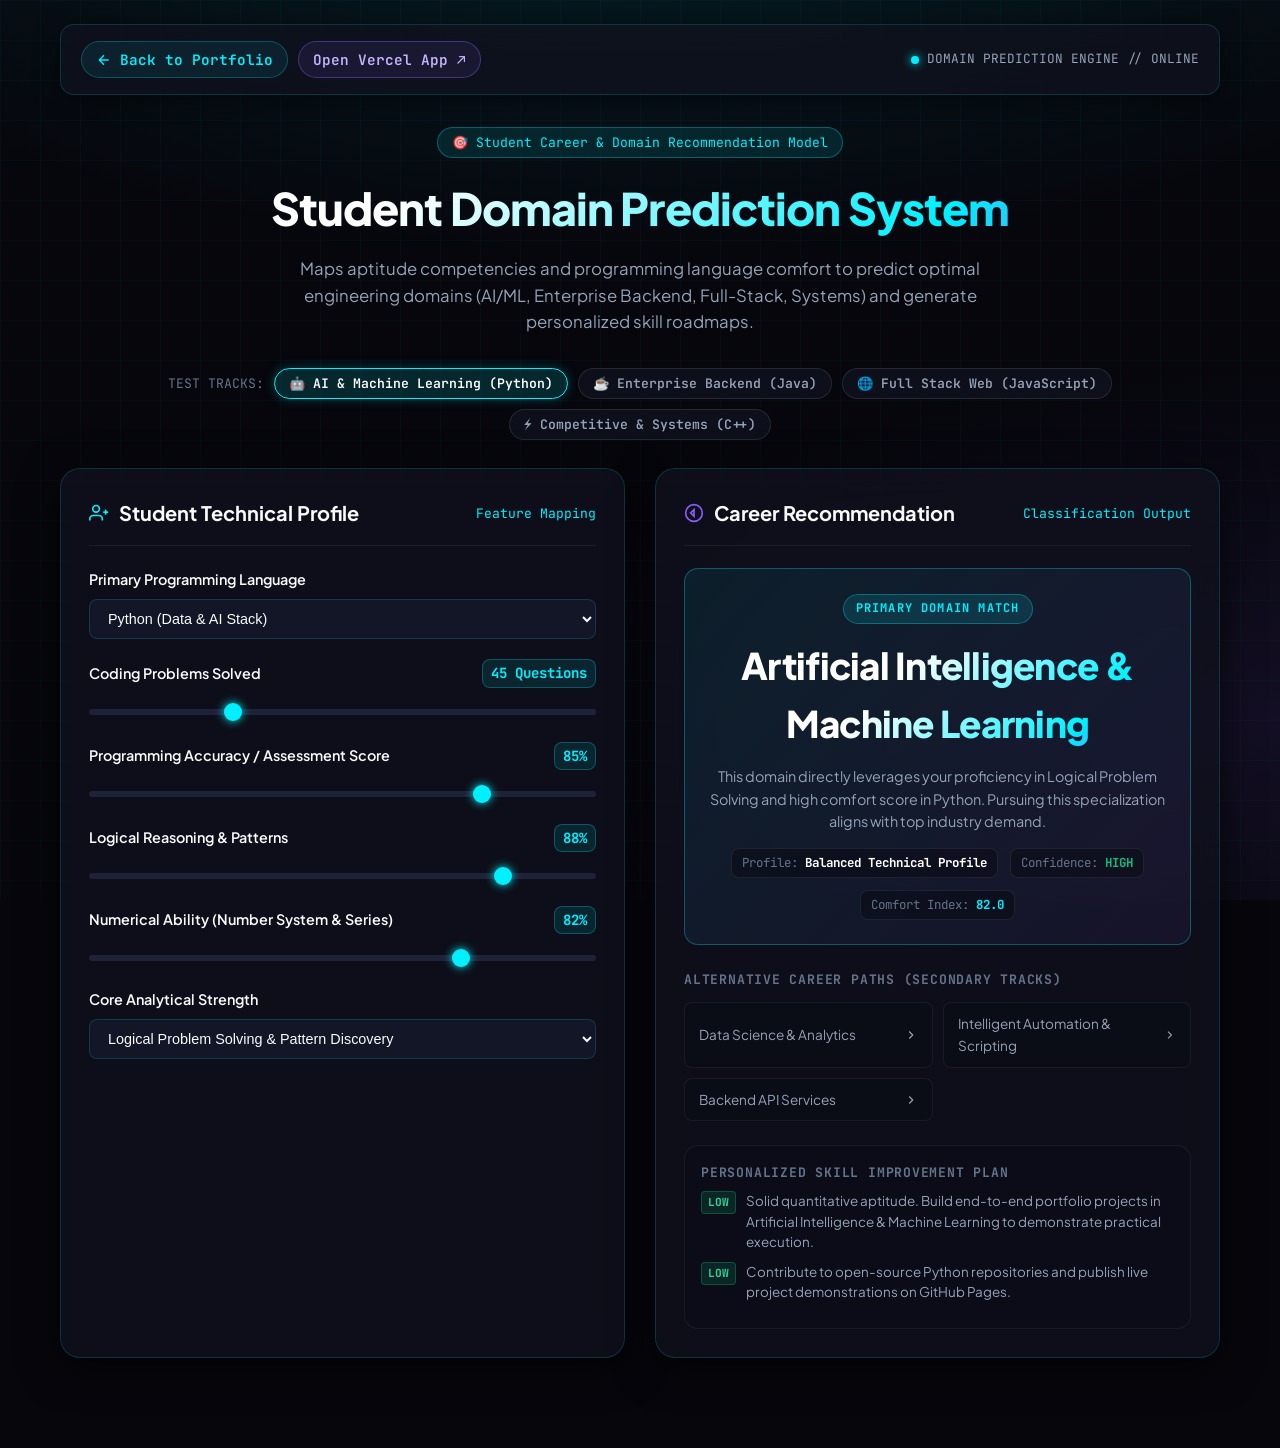
<file: student-domain-prediction/index.html>
<!DOCTYPE html>
<html lang="en">
<head>
  <meta charset="UTF-8">
  <meta name="viewport" content="width=device-width, initial-scale=1.0">
  <title>Student Career & Domain Prediction System | Interactive AI Demo</title>
  <meta name="description" content="Intelligent recommendation engine analyzing student aptitude competencies and programming language comfort to predict optimal career domains (AI/ML, Enterprise Backend, Full Stack, Systems). Built by Jaswanth Kamaraj J.">
  <link rel="icon" type="image/svg+xml" href="../favicon.svg">
  <link rel="preconnect" href="https://fonts.googleapis.com">
  <link rel="preconnect" href="https://fonts.gstatic.com" crossorigin>
  <link href="https://fonts.googleapis.com/css2?family=JetBrains+Mono:wght@400;500;600;700&family=Plus+Jakarta+Sans:wght@400;500;600;700;800&display=swap" rel="stylesheet">
  <style>
    :root {
      --bg-pitch: #06060c;
      --bg-surface: #0c0d16;
      --bg-card: rgba(16, 18, 30, 0.75);
      --border-color: rgba(0, 240, 255, 0.16);
      --border-glow: rgba(0, 240, 255, 0.4);
      --accent-cyan: #00f0ff;
      --accent-pink: #ff007f;
      --accent-purple: #8b5cf6;
      --accent-green: #10b981;
      --accent-amber: #f59e0b;
      --accent-red: #ef4444;
      --text-primary: #f8fafc;
      --text-secondary: #94a3b8;
      --text-muted: #64748b;
      --font-sans: 'Plus Jakarta Sans', system-ui, sans-serif;
      --font-mono: 'JetBrains Mono', monospace;
      --radius-sm: 8px;
      --radius-md: 14px;
      --radius-lg: 20px;
      --radius-full: 9999px;
    }

    * { box-sizing: border-box; margin: 0; padding: 0; }

    body {
      background-color: var(--bg-pitch);
      color: var(--text-primary);
      font-family: var(--font-sans);
      min-height: 100vh;
      line-height: 1.6;
      background-image:
        radial-gradient(ellipse 80% 50% at 50% -20%, rgba(0, 240, 255, 0.12), transparent),
        radial-gradient(ellipse 60% 40% at 100% 80%, rgba(139, 92, 246, 0.1), transparent);
      background-attachment: fixed;
    }

    body::before {
      content: '';
      position: fixed;
      inset: 0;
      background-image: 
        linear-gradient(rgba(0, 240, 255, 0.03) 1px, transparent 1px),
        linear-gradient(90deg, rgba(0, 240, 255, 0.03) 1px, transparent 1px);
      background-size: 40px 40px;
      pointer-events: none;
      z-index: 0;
    }

    .app-container {
      position: relative;
      z-index: 1;
      max-width: 1200px;
      margin: 0 auto;
      padding: 24px 20px 60px;
    }

    .top-bar {
      display: flex;
      align-items: center;
      justify-content: space-between;
      gap: 16px;
      padding: 16px 20px;
      background: var(--bg-card);
      backdrop-filter: blur(16px);
      border: 1px solid var(--border-color);
      border-radius: var(--radius-md);
      margin-bottom: 32px;
      box-shadow: 0 4px 24px rgba(0, 0, 0, 0.5);
    }

    .back-btn {
      display: inline-flex;
      align-items: center;
      gap: 8px;
      color: var(--accent-cyan);
      text-decoration: none;
      font-size: 0.9rem;
      font-weight: 600;
      font-family: var(--font-mono);
      padding: 6px 14px;
      background: rgba(0, 240, 255, 0.08);
      border: 1px solid rgba(0, 240, 255, 0.25);
      border-radius: var(--radius-full);
      transition: all 0.2s ease;
    }

    .back-btn:hover {
      background: rgba(0, 240, 255, 0.18);
      transform: translateX(-3px);
      box-shadow: 0 0 16px rgba(0, 240, 255, 0.3);
    }

    .system-status {
      display: flex;
      align-items: center;
      gap: 8px;
      font-size: 0.8rem;
      font-family: var(--font-mono);
      color: var(--text-secondary);
    }

    .status-dot {
      width: 8px;
      height: 8px;
      border-radius: 50%;
      background: var(--accent-cyan);
      box-shadow: 0 0 10px var(--accent-cyan);
      animation: pulseCyan 2s infinite;
    }

    @keyframes pulseCyan {
      0%, 100% { opacity: 1; transform: scale(1); }
      50% { opacity: 0.5; transform: scale(0.85); }
    }

    .header-section {
      text-align: center;
      margin-bottom: 32px;
    }

    .badge-pill {
      display: inline-flex;
      align-items: center;
      gap: 6px;
      font-family: var(--font-mono);
      font-size: 0.82rem;
      color: var(--accent-cyan);
      background: rgba(0, 240, 255, 0.1);
      border: 1px solid rgba(0, 240, 255, 0.3);
      padding: 4px 14px;
      border-radius: var(--radius-full);
      margin-bottom: 14px;
    }

    .demo-title {
      font-size: clamp(2rem, 4.5vw, 2.8rem);
      font-weight: 800;
      letter-spacing: -0.02em;
      margin-bottom: 12px;
      background: linear-gradient(135deg, #ffffff 30%, var(--accent-cyan) 75%, var(--accent-purple) 100%);
      -webkit-background-clip: text;
      -webkit-text-fill-color: transparent;
    }

    .demo-subtitle {
      max-width: 720px;
      margin: 0 auto;
      color: var(--text-secondary);
      font-size: 1.05rem;
    }

    /* Preset Track Buttons */
    .presets-bar {
      display: flex;
      align-items: center;
      justify-content: center;
      flex-wrap: wrap;
      gap: 10px;
      margin-bottom: 28px;
    }

    .preset-label {
      font-size: 0.82rem;
      color: var(--text-muted);
      font-family: var(--font-mono);
      text-transform: uppercase;
    }

    .preset-btn {
      background: rgba(16, 18, 30, 0.85);
      border: 1px solid rgba(255, 255, 255, 0.1);
      color: var(--text-secondary);
      font-size: 0.82rem;
      font-weight: 600;
      font-family: var(--font-mono);
      padding: 6px 14px;
      border-radius: var(--radius-full);
      cursor: pointer;
      transition: all 0.2s ease;
    }

    .preset-btn:hover, .preset-btn.active {
      color: #ffffff;
      border-color: var(--accent-cyan);
      background: rgba(0, 240, 255, 0.14);
      box-shadow: 0 0 12px rgba(0, 240, 255, 0.25);
    }

    .demo-grid {
      display: grid;
      grid-template-columns: 1fr 1fr;
      gap: 30px;
      margin-bottom: 30px;
    }

    @media (max-width: 960px) {
      .demo-grid {
        grid-template-columns: 1fr;
      }
    }

    .cyber-card {
      background: var(--bg-card);
      backdrop-filter: blur(20px);
      border: 1px solid var(--border-color);
      border-radius: var(--radius-lg);
      padding: 28px;
      box-shadow: 0 10px 40px rgba(0, 0, 0, 0.6);
    }

    .card-header {
      display: flex;
      align-items: center;
      justify-content: space-between;
      border-bottom: 1px solid rgba(255, 255, 255, 0.06);
      padding-bottom: 16px;
      margin-bottom: 22px;
    }

    .card-title {
      font-size: 1.25rem;
      font-weight: 700;
      display: flex;
      align-items: center;
      gap: 10px;
      color: var(--text-primary);
    }

    .card-subtitle {
      font-size: 0.82rem;
      color: var(--accent-cyan);
      font-family: var(--font-mono);
    }

    .control-group {
      margin-bottom: 20px;
    }

    .control-header {
      display: flex;
      justify-content: space-between;
      align-items: center;
      margin-bottom: 8px;
    }

    .control-label {
      font-size: 0.9rem;
      font-weight: 600;
      color: var(--text-primary);
    }

    .control-value {
      font-family: var(--font-mono);
      font-size: 0.88rem;
      color: var(--accent-cyan);
      font-weight: 700;
      background: rgba(0, 240, 255, 0.1);
      border: 1px solid rgba(0, 240, 255, 0.25);
      padding: 2px 8px;
      border-radius: var(--radius-sm);
    }

    input[type=range] {
      -webkit-appearance: none;
      width: 100%;
      height: 6px;
      border-radius: var(--radius-full);
      background: #1e2238;
      outline: none;
    }

    input[type=range]::-webkit-slider-thumb {
      -webkit-appearance: none;
      width: 18px;
      height: 18px;
      border-radius: 50%;
      background: var(--accent-cyan);
      cursor: pointer;
      box-shadow: 0 0 10px var(--accent-cyan);
    }

    .cyber-select {
      width: 100%;
      background: #131626;
      border: 1px solid var(--border-color);
      border-radius: var(--radius-sm);
      color: var(--text-primary);
      padding: 10px 14px;
      font-size: 0.9rem;
      outline: none;
    }

    /* Output Recommendation Card */
    .recommendation-hero {
      background: linear-gradient(135deg, rgba(0, 240, 255, 0.08), rgba(139, 92, 246, 0.08));
      border: 1px solid rgba(0, 240, 255, 0.3);
      border-radius: var(--radius-md);
      padding: 24px;
      text-align: center;
      margin-bottom: 24px;
      position: relative;
      overflow: hidden;
    }

    .rec-badge-tag {
      display: inline-block;
      font-family: var(--font-mono);
      font-size: 0.75rem;
      font-weight: 700;
      text-transform: uppercase;
      letter-spacing: 0.1em;
      color: var(--accent-cyan);
      background: rgba(0, 240, 255, 0.12);
      border: 1px solid rgba(0, 240, 255, 0.3);
      padding: 4px 12px;
      border-radius: var(--radius-full);
      margin-bottom: 12px;
    }

    .primary-domain {
      font-size: clamp(1.7rem, 3.5vw, 2.3rem);
      font-weight: 800;
      letter-spacing: -0.02em;
      margin-bottom: 12px;
      background: linear-gradient(135deg, #ffffff 40%, var(--accent-cyan) 80%, var(--accent-purple) 100%);
      -webkit-background-clip: text;
      -webkit-text-fill-color: transparent;
    }

    .rec-narrative {
      font-size: 0.9rem;
      color: var(--text-secondary);
      max-width: 480px;
      margin: 0 auto 16px;
      line-height: 1.55;
    }

    .profile-meta-row {
      display: flex;
      justify-content: center;
      gap: 12px;
      flex-wrap: wrap;
    }

    .meta-pill {
      font-size: 0.78rem;
      font-family: var(--font-mono);
      padding: 4px 10px;
      border-radius: var(--radius-sm);
      background: rgba(10, 12, 22, 0.6);
      border: 1px solid rgba(255, 255, 255, 0.08);
      color: var(--text-muted);
    }

    .meta-pill strong {
      color: #ffffff;
    }

    /* Secondary Domains Grid */
    .secondary-section {
      margin-bottom: 24px;
    }

    .section-mini-title {
      font-size: 0.82rem;
      font-weight: 700;
      color: var(--text-muted);
      text-transform: uppercase;
      letter-spacing: 0.06em;
      font-family: var(--font-mono);
      margin-bottom: 12px;
    }

    .domains-grid {
      display: grid;
      grid-template-columns: 1fr 1fr;
      gap: 10px;
    }

    .domain-tag-item {
      background: rgba(10, 12, 22, 0.6);
      border: 1px solid rgba(255, 255, 255, 0.06);
      border-radius: var(--radius-sm);
      padding: 10px 14px;
      display: flex;
      align-items: center;
      justify-content: space-between;
      font-size: 0.85rem;
      color: var(--text-secondary);
      transition: all 0.2s ease;
    }

    .domain-tag-item:hover {
      border-color: rgba(0, 240, 255, 0.4);
      background: rgba(0, 240, 255, 0.06);
      color: #ffffff;
      transform: translateX(2px);
    }

    /* Actionable Improvement Plan */
    .plan-section {
      background: rgba(10, 12, 22, 0.5);
      border: 1px solid rgba(255, 255, 255, 0.06);
      border-radius: var(--radius-md);
      padding: 16px;
    }

    .plan-item {
      display: flex;
      align-items: flex-start;
      gap: 10px;
      font-size: 0.84rem;
      margin-bottom: 10px;
      line-height: 1.5;
    }

    .priority-badge {
      font-family: var(--font-mono);
      font-size: 0.7rem;
      font-weight: 700;
      padding: 2px 6px;
      border-radius: 4px;
      flex-shrink: 0;
    }

    .p-high { background: rgba(239, 68, 68, 0.15); color: #f87171; border: 1px solid rgba(239, 68, 68, 0.3); }
    .p-medium { background: rgba(245, 158, 11, 0.15); color: #fbbf24; border: 1px solid rgba(245, 158, 11, 0.3); }
    .p-low { background: rgba(16, 185, 129, 0.15); color: #34d399; border: 1px solid rgba(16, 185, 129, 0.3); }
  </style>
</head>
<body>

  <div class="app-container">
    
    <header class="top-bar">
      <div style="display:flex; align-items:center; gap:10px; flex-wrap:wrap;">
        <a href="../#projects" class="back-btn" id="backToPortfolio">
          <svg width="16" height="16" viewBox="0 0 24 24" fill="none" stroke="currentColor" stroke-width="2">
            <path d="M19 12H5M12 19l-7-7 7-7"/>
          </svg>
          Back to Portfolio
        </a>
        <a href="https://pridiction-model.vercel.app/" target="_blank" rel="noopener noreferrer" class="back-btn" style="border-color:rgba(139,92,246,0.4); background:rgba(139,92,246,0.1); color:#c4b5fd;">
          Open Vercel App ↗
        </a>
      </div>
      <div class="system-status">
        <span class="status-dot"></span>
        <span>DOMAIN PREDICTION ENGINE // ONLINE</span>
      </div>
    </header>

    <div class="header-section">
      <div class="badge-pill">🎯 Student Career &amp; Domain Recommendation Model</div>
      <h1 class="demo-title">Student Domain Prediction System</h1>
      <p class="demo-subtitle">
        Maps aptitude competencies and programming language comfort to predict optimal engineering domains (AI/ML, Enterprise Backend, Full-Stack, Systems) and generate personalized skill roadmaps.
      </p>
    </div>

    <!-- Quick Presets -->
    <div class="presets-bar">
      <span class="preset-label">Test Tracks:</span>
      <button class="preset-btn active" onclick="applyPreset('ai')">🤖 AI &amp; Machine Learning (Python)</button>
      <button class="preset-btn" onclick="applyPreset('java')">☕ Enterprise Backend (Java)</button>
      <button class="preset-btn" onclick="applyPreset('web')">🌐 Full Stack Web (JavaScript)</button>
      <button class="preset-btn" onclick="applyPreset('cpp')">⚡ Competitive &amp; Systems (C++)</button>
    </div>

    <div class="demo-grid">
      
      <!-- Input Parameters -->
      <div class="cyber-card">
        <div class="card-header">
          <h2 class="card-title">
            <svg width="20" height="20" viewBox="0 0 24 24" fill="none" stroke="var(--accent-cyan)" stroke-width="2">
              <path d="M16 21v-2a4 4 0 0 0-4-4H5a4 4 0 0 0-4 4v2"></path>
              <circle cx="8.5" cy="7" r="4"></circle>
              <line x1="20" y1="8" x2="20" y2="14"></line>
              <line x1="23" y1="11" x2="17" y2="11"></line>
            </svg>
            Student Technical Profile
          </h2>
          <span class="card-subtitle">Feature Mapping</span>
        </div>

        <!-- Primary Language -->
        <div class="control-group">
          <div class="control-header">
            <label class="control-label" for="primaryLang">Primary Programming Language</label>
          </div>
          <select id="primaryLang" class="cyber-select" onchange="runPrediction()">
            <option value="Python" selected>Python (Data &amp; AI Stack)</option>
            <option value="Java">Java (Enterprise &amp; Android)</option>
            <option value="C++">C++ (Competitive &amp; Systems)</option>
            <option value="JavaScript">JavaScript / TypeScript (Full Stack Web)</option>
            <option value="C">C (Embedded Systems &amp; Low Level)</option>
            <option value="C#">C# (.NET &amp; Game Dev)</option>
          </select>
        </div>

        <!-- Questions Solved -->
        <div class="control-group">
          <div class="control-header">
            <label class="control-label" for="solvedCount">Coding Problems Solved</label>
            <span class="control-value" id="valSolved">45 Questions</span>
          </div>
          <input type="range" id="solvedCount" min="5" max="150" value="45" oninput="runPrediction()">
        </div>

        <!-- Programming Accuracy -->
        <div class="control-group">
          <div class="control-header">
            <label class="control-label" for="progAccuracy">Programming Accuracy / Assessment Score</label>
            <span class="control-value" id="valProgAcc">85%</span>
          </div>
          <input type="range" id="progAccuracy" min="30" max="100" value="85" oninput="runPrediction()">
        </div>

        <!-- Aptitude Logical -->
        <div class="control-group">
          <div class="control-header">
            <label class="control-label" for="aptitudeLogical">Logical Reasoning &amp; Patterns</label>
            <span class="control-value" id="valLog">88%</span>
          </div>
          <input type="range" id="aptitudeLogical" min="30" max="100" value="88" oninput="runPrediction()">
        </div>

        <!-- Numerical Ability -->
        <div class="control-group">
          <div class="control-header">
            <label class="control-label" for="aptitudeNum">Numerical Ability (Number System &amp; Series)</label>
            <span class="control-value" id="valNum">82%</span>
          </div>
          <input type="range" id="aptitudeNum" min="30" max="100" value="82" oninput="runPrediction()">
        </div>

        <!-- Strongest Focus Topic -->
        <div class="control-group">
          <div class="control-header">
            <label class="control-label" for="strongTopic">Core Analytical Strength</label>
          </div>
          <select id="strongTopic" class="cyber-select" onchange="runPrediction()">
            <option value="Logical Problem Solving" selected>Logical Problem Solving &amp; Pattern Discovery</option>
            <option value="Data Structures & Algorithms">Data Structures &amp; Algorithmic Thinking</option>
            <option value="Numerical Reasoning">Mathematical &amp; Statistical Modeling</option>
            <option value="System Architecture">System Logic &amp; Object-Oriented Design</option>
          </select>
        </div>
      </div>

      <!-- Output Recommendations -->
      <div class="cyber-card">
        <div class="card-header">
          <h2 class="card-title">
            <svg width="20" height="20" viewBox="0 0 24 24" fill="none" stroke="var(--accent-purple)" stroke-width="2">
              <circle cx="12" cy="12" r="10"></circle>
              <polygon points="12 8 8 12 12 16 12 8"></polygon>
            </svg>
            Career Recommendation
          </h2>
          <span class="card-subtitle">Classification Output</span>
        </div>

        <div class="recommendation-hero">
          <span class="rec-badge-tag">Primary Domain Match</span>
          <h3 class="primary-domain" id="domainTitle">Artificial Intelligence</h3>
          <p class="rec-narrative" id="domainNarrative">
            This domain matches your strong foundation in logical reasoning and deep comfort with Python. Focusing your efforts here yields the highest return on investment.
          </p>
          <div class="profile-meta-row">
            <span class="meta-pill">Profile: <strong id="profileType">Balanced Technical Profile</strong></span>
            <span class="meta-pill">Confidence: <strong id="confLevel" style="color:var(--accent-green);">HIGH</strong></span>
            <span class="meta-pill">Comfort Index: <strong id="comfortIndex" style="color:var(--accent-cyan);">86.4</strong></span>
          </div>
        </div>

        <!-- Secondary Domains -->
        <div class="secondary-section">
          <div class="section-mini-title">Alternative Career Paths (Secondary Tracks)</div>
          <div class="domains-grid" id="secondaryGrid">
            <!-- Injected dynamically -->
          </div>
        </div>

        <!-- Actionable Improvement Plan -->
        <div class="plan-section">
          <div class="section-mini-title" style="margin-bottom:8px;">Personalized Skill Improvement Plan</div>
          <div id="planList">
            <!-- Injected dynamically -->
          </div>
        </div>

      </div>

    </div>

  </div>

  <script>
    const DOMAIN_MAPPING = {
      'Python': [
        'Artificial Intelligence & Machine Learning',
        'Data Science & Analytics',
        'Intelligent Automation & Scripting',
        'Backend API Services'
      ],
      'Java': [
        'Enterprise Application Development',
        'Backend Architecture & Spring Boot',
        'Android Application Engineering',
        'Scalable Cloud Services'
      ],
      'C++': [
        'Competitive Programming & DSA',
        'High Performance Game Engine Dev',
        'Systems & Low-Latency Applications',
        'Robotics & Hardware Interfacing'
      ],
      'JavaScript': [
        'Full Stack Web Engineering',
        'Modern Frontend Architecture (React/Next)',
        'Node.js Microservices',
        'Cloud-Native Web Applications'
      ],
      'C': [
        'Embedded Systems & Firmware',
        'IoT (Internet of Things) Solutions',
        'Operating System Kernel Development',
        'Microcontroller Programming'
      ],
      'C#': [
        'Enterprise .NET Cloud Development',
        'Game Development (Unity Engine)',
        'Desktop & Enterprise Software',
        'Azure Cloud Microservices'
      ]
    };

    function runPrediction() {
      const lang = document.getElementById('primaryLang').value;
      const solved = parseInt(document.getElementById('solvedCount').value);
      const progAcc = parseInt(document.getElementById('progAccuracy').value);
      const logScore = parseInt(document.getElementById('aptitudeLogical').value);
      const numScore = parseInt(document.getElementById('aptitudeNum').value);
      const strength = document.getElementById('strongTopic').value;

      document.getElementById('valSolved').innerText = solved + ' Questions';
      document.getElementById('valProgAcc').innerText = progAcc + '%';
      document.getElementById('valLog').innerText = logScore + '%';
      document.getElementById('valNum').innerText = numScore + '%';

      // Comfort Index = 70% accuracy + 30% solved normalization
      const comfort = ((0.7 * progAcc) + (0.3 * Math.min(100, (solved / 60) * 100))).toFixed(1);
      document.getElementById('comfortIndex').innerText = comfort;

      // Recommended domain
      const domains = DOMAIN_MAPPING[lang] || ['General Software Engineering'];
      const primary = domains[0];
      const secondaries = domains.slice(1);

      document.getElementById('domainTitle').innerText = primary;
      document.getElementById('domainNarrative').innerText = 
        `This domain directly leverages your proficiency in ${strength} and high comfort score in ${lang}. Pursuing this specialization aligns with top industry demand.`;

      // Profile classification
      const avgAptitude = (logScore + numScore) / 2;
      let profile = 'Balanced Technical Profile';
      if (avgAptitude >= 75 && progAcc >= 75) profile = 'Balanced Technical Profile';
      else if (avgAptitude >= 75 && progAcc < 70) profile = 'Strong Analytical Potential • Programming Growing';
      else if (avgAptitude < 70 && progAcc >= 75) profile = 'Programming-Oriented Profile • Aptitude Building';
      else profile = 'Developing Technical Foundation';

      document.getElementById('profileType').innerText = profile;

      // Confidence
      const conf = (solved >= 30 && avgAptitude >= 60) ? 'HIGH' : 'MEDIUM';
      const confElem = document.getElementById('confLevel');
      confElem.innerText = conf;
      confElem.style.color = conf === 'HIGH' ? 'var(--accent-green)' : 'var(--accent-amber)';

      // Secondary tracks
      const secGrid = document.getElementById('secondaryGrid');
      secGrid.innerHTML = '';
      secondaries.forEach(d => {
        const item = document.createElement('div');
        item.className = 'domain-tag-item';
        item.innerHTML = `
          <span>${d}</span>
          <svg width="14" height="14" viewBox="0 0 24 24" fill="none" stroke="currentColor" stroke-width="2">
            <polyline points="9 18 15 12 9 6"></polyline>
          </svg>
        `;
        secGrid.appendChild(item);
      });

      // Improvement plan
      const planList = document.getElementById('planList');
      planList.innerHTML = '';

      const suggestions = [];
      if (solved < 40) {
        suggestions.push({
          priority: 'HIGH',
          cls: 'p-high',
          text: `Increase daily problem-solving volume in ${lang} (aim for 50+ solved challenges on LeetCode/HackerRank).`
        });
      }

      if (numScore < 75) {
        suggestions.push({
          priority: 'MEDIUM',
          cls: 'p-medium',
          text: 'Practice numerical series, permutations, and probability to bolster quantitative assessment readiness.'
        });
      } else {
        suggestions.push({
          priority: 'LOW',
          cls: 'p-low',
          text: `Solid quantitative aptitude. Build end-to-end portfolio projects in ${primary} to demonstrate practical execution.`
        });
      }

      suggestions.push({
        priority: 'LOW',
        cls: 'p-low',
        text: `Contribute to open-source ${lang} repositories and publish live project demonstrations on GitHub Pages.`
      });

      suggestions.forEach(s => {
        const pItem = document.createElement('div');
        pItem.className = 'plan-item';
        pItem.innerHTML = `
          <span class="priority-badge ${s.cls}">${s.priority}</span>
          <span style="color:var(--text-secondary);">${s.text}</span>
        `;
        planList.appendChild(pItem);
      });
    }

    function applyPreset(type) {
      document.querySelectorAll('.preset-btn').forEach(b => b.classList.remove('active'));
      event.target.classList.add('active');

      if (type === 'ai') {
        document.getElementById('primaryLang').value = 'Python';
        document.getElementById('solvedCount').value = 55;
        document.getElementById('progAccuracy').value = 88;
        document.getElementById('aptitudeLogical').value = 92;
        document.getElementById('aptitudeNum').value = 85;
        document.getElementById('strongTopic').value = 'Logical Problem Solving';
      } else if (type === 'java') {
        document.getElementById('primaryLang').value = 'Java';
        document.getElementById('solvedCount').value = 40;
        document.getElementById('progAccuracy').value = 82;
        document.getElementById('aptitudeLogical').value = 80;
        document.getElementById('aptitudeNum').value = 86;
        document.getElementById('strongTopic').value = 'System Architecture';
      } else if (type === 'web') {
        document.getElementById('primaryLang').value = 'JavaScript';
        document.getElementById('solvedCount').value = 48;
        document.getElementById('progAccuracy').value = 84;
        document.getElementById('aptitudeLogical').value = 82;
        document.getElementById('aptitudeNum').value = 78;
        document.getElementById('strongTopic').value = 'Logical Problem Solving';
      } else if (type === 'cpp') {
        document.getElementById('primaryLang').value = 'C++';
        document.getElementById('solvedCount').value = 75;
        document.getElementById('progAccuracy').value = 90;
        document.getElementById('aptitudeLogical').value = 94;
        document.getElementById('aptitudeNum').value = 91;
        document.getElementById('strongTopic').value = 'Data Structures & Algorithms';
      }

      runPrediction();
    }

    window.addEventListener('DOMContentLoaded', runPrediction);
  </script>
</body>
</html>
</file>
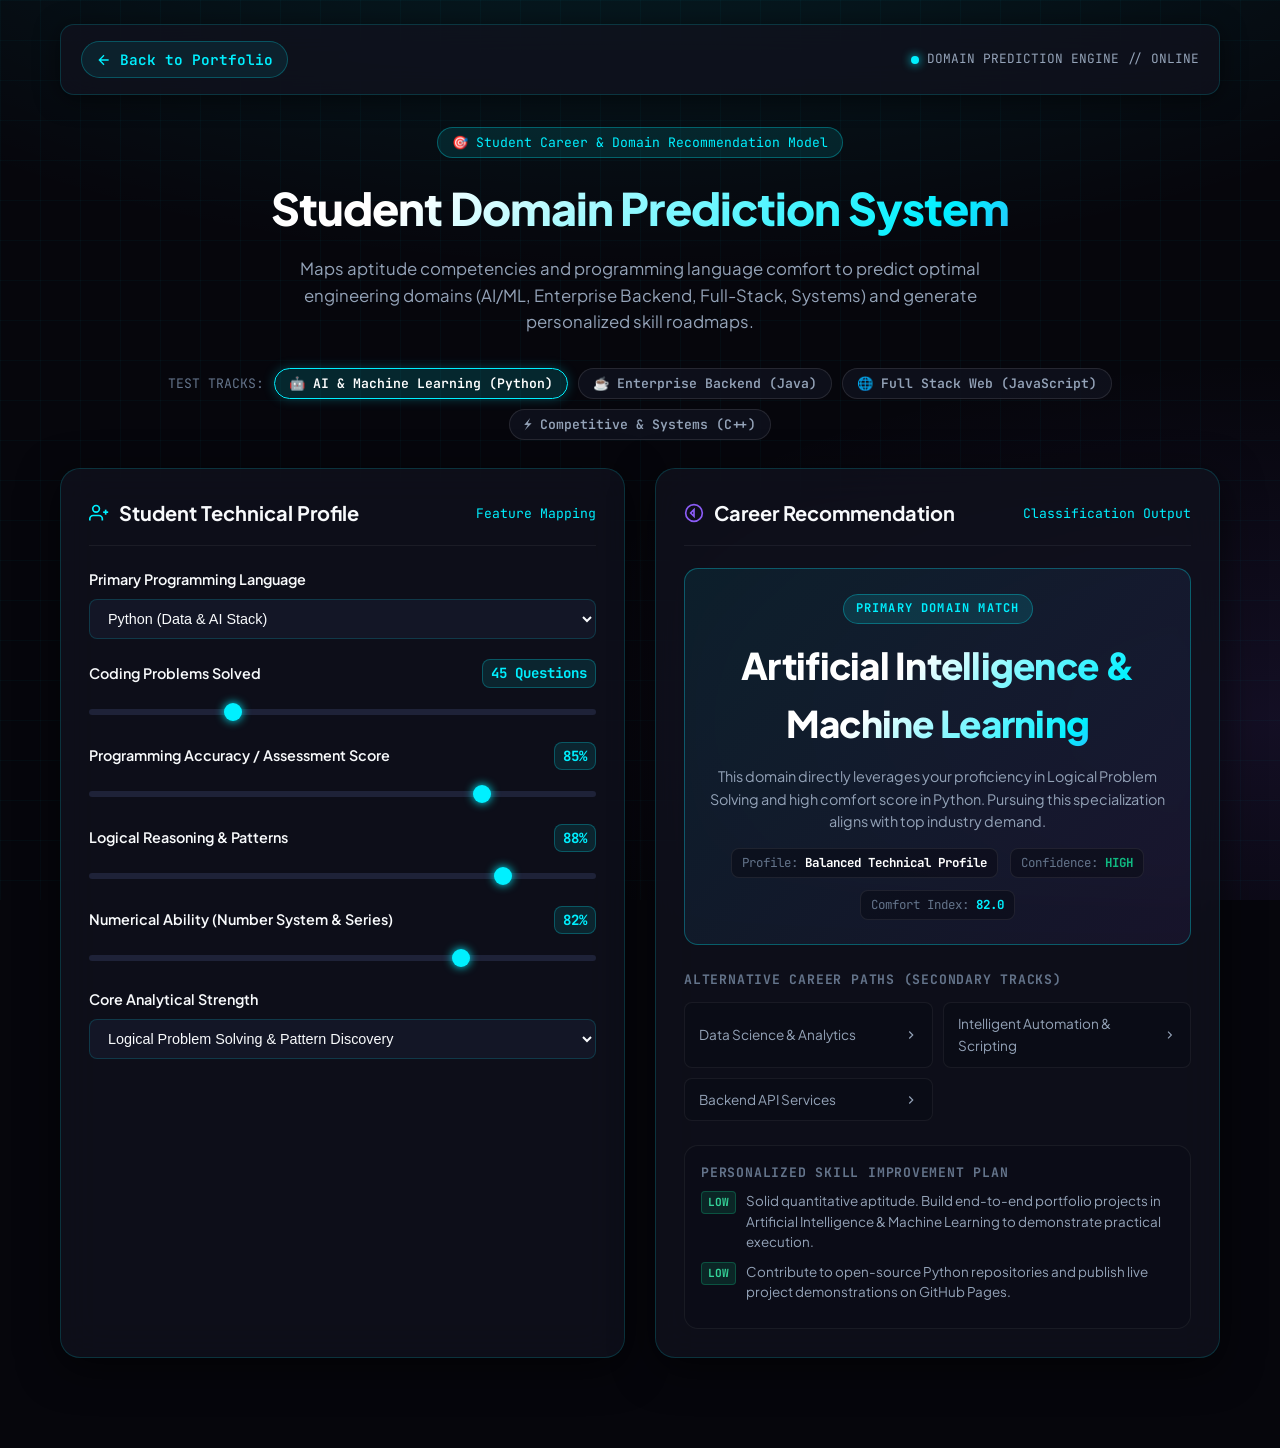
<file: student-performance-prediction/index.html>
<!DOCTYPE html>
<html lang="en">
<head>
  <meta charset="UTF-8">
  <meta name="viewport" content="width=device-width, initial-scale=1.0">
  <title>Student Career & Domain Prediction System | Interactive AI Demo</title>
  <meta name="description" content="Intelligent recommendation engine analyzing student aptitude competencies and programming language comfort to predict optimal career domains (AI/ML, Enterprise Backend, Full Stack, Systems). Built by Jaswanth Kamaraj J.">
  <link rel="icon" type="image/svg+xml" href="../favicon.svg">
  <link rel="preconnect" href="https://fonts.googleapis.com">
  <link rel="preconnect" href="https://fonts.gstatic.com" crossorigin>
  <link href="https://fonts.googleapis.com/css2?family=JetBrains+Mono:wght@400;500;600;700&family=Plus+Jakarta+Sans:wght@400;500;600;700;800&display=swap" rel="stylesheet">
  <style>
    :root {
      --bg-pitch: #06060c;
      --bg-surface: #0c0d16;
      --bg-card: rgba(16, 18, 30, 0.75);
      --border-color: rgba(0, 240, 255, 0.16);
      --border-glow: rgba(0, 240, 255, 0.4);
      --accent-cyan: #00f0ff;
      --accent-pink: #ff007f;
      --accent-purple: #8b5cf6;
      --accent-green: #10b981;
      --accent-amber: #f59e0b;
      --accent-red: #ef4444;
      --text-primary: #f8fafc;
      --text-secondary: #94a3b8;
      --text-muted: #64748b;
      --font-sans: 'Plus Jakarta Sans', system-ui, sans-serif;
      --font-mono: 'JetBrains Mono', monospace;
      --radius-sm: 8px;
      --radius-md: 14px;
      --radius-lg: 20px;
      --radius-full: 9999px;
    }

    * { box-sizing: border-box; margin: 0; padding: 0; }

    body {
      background-color: var(--bg-pitch);
      color: var(--text-primary);
      font-family: var(--font-sans);
      min-height: 100vh;
      line-height: 1.6;
      background-image:
        radial-gradient(ellipse 80% 50% at 50% -20%, rgba(0, 240, 255, 0.12), transparent),
        radial-gradient(ellipse 60% 40% at 100% 80%, rgba(139, 92, 246, 0.1), transparent);
      background-attachment: fixed;
    }

    body::before {
      content: '';
      position: fixed;
      inset: 0;
      background-image: 
        linear-gradient(rgba(0, 240, 255, 0.03) 1px, transparent 1px),
        linear-gradient(90deg, rgba(0, 240, 255, 0.03) 1px, transparent 1px);
      background-size: 40px 40px;
      pointer-events: none;
      z-index: 0;
    }

    .app-container {
      position: relative;
      z-index: 1;
      max-width: 1200px;
      margin: 0 auto;
      padding: 24px 20px 60px;
    }

    .top-bar {
      display: flex;
      align-items: center;
      justify-content: space-between;
      gap: 16px;
      padding: 16px 20px;
      background: var(--bg-card);
      backdrop-filter: blur(16px);
      border: 1px solid var(--border-color);
      border-radius: var(--radius-md);
      margin-bottom: 32px;
      box-shadow: 0 4px 24px rgba(0, 0, 0, 0.5);
    }

    .back-btn {
      display: inline-flex;
      align-items: center;
      gap: 8px;
      color: var(--accent-cyan);
      text-decoration: none;
      font-size: 0.9rem;
      font-weight: 600;
      font-family: var(--font-mono);
      padding: 6px 14px;
      background: rgba(0, 240, 255, 0.08);
      border: 1px solid rgba(0, 240, 255, 0.25);
      border-radius: var(--radius-full);
      transition: all 0.2s ease;
    }

    .back-btn:hover {
      background: rgba(0, 240, 255, 0.18);
      transform: translateX(-3px);
      box-shadow: 0 0 16px rgba(0, 240, 255, 0.3);
    }

    .system-status {
      display: flex;
      align-items: center;
      gap: 8px;
      font-size: 0.8rem;
      font-family: var(--font-mono);
      color: var(--text-secondary);
    }

    .status-dot {
      width: 8px;
      height: 8px;
      border-radius: 50%;
      background: var(--accent-cyan);
      box-shadow: 0 0 10px var(--accent-cyan);
      animation: pulseCyan 2s infinite;
    }

    @keyframes pulseCyan {
      0%, 100% { opacity: 1; transform: scale(1); }
      50% { opacity: 0.5; transform: scale(0.85); }
    }

    .header-section {
      text-align: center;
      margin-bottom: 32px;
    }

    .badge-pill {
      display: inline-flex;
      align-items: center;
      gap: 6px;
      font-family: var(--font-mono);
      font-size: 0.82rem;
      color: var(--accent-cyan);
      background: rgba(0, 240, 255, 0.1);
      border: 1px solid rgba(0, 240, 255, 0.3);
      padding: 4px 14px;
      border-radius: var(--radius-full);
      margin-bottom: 14px;
    }

    .demo-title {
      font-size: clamp(2rem, 4.5vw, 2.8rem);
      font-weight: 800;
      letter-spacing: -0.02em;
      margin-bottom: 12px;
      background: linear-gradient(135deg, #ffffff 30%, var(--accent-cyan) 75%, var(--accent-purple) 100%);
      -webkit-background-clip: text;
      -webkit-text-fill-color: transparent;
    }

    .demo-subtitle {
      max-width: 720px;
      margin: 0 auto;
      color: var(--text-secondary);
      font-size: 1.05rem;
    }

    /* Preset Track Buttons */
    .presets-bar {
      display: flex;
      align-items: center;
      justify-content: center;
      flex-wrap: wrap;
      gap: 10px;
      margin-bottom: 28px;
    }

    .preset-label {
      font-size: 0.82rem;
      color: var(--text-muted);
      font-family: var(--font-mono);
      text-transform: uppercase;
    }

    .preset-btn {
      background: rgba(16, 18, 30, 0.85);
      border: 1px solid rgba(255, 255, 255, 0.1);
      color: var(--text-secondary);
      font-size: 0.82rem;
      font-weight: 600;
      font-family: var(--font-mono);
      padding: 6px 14px;
      border-radius: var(--radius-full);
      cursor: pointer;
      transition: all 0.2s ease;
    }

    .preset-btn:hover, .preset-btn.active {
      color: #ffffff;
      border-color: var(--accent-cyan);
      background: rgba(0, 240, 255, 0.14);
      box-shadow: 0 0 12px rgba(0, 240, 255, 0.25);
    }

    .demo-grid {
      display: grid;
      grid-template-columns: 1fr 1fr;
      gap: 30px;
      margin-bottom: 30px;
    }

    @media (max-width: 960px) {
      .demo-grid {
        grid-template-columns: 1fr;
      }
    }

    .cyber-card {
      background: var(--bg-card);
      backdrop-filter: blur(20px);
      border: 1px solid var(--border-color);
      border-radius: var(--radius-lg);
      padding: 28px;
      box-shadow: 0 10px 40px rgba(0, 0, 0, 0.6);
    }

    .card-header {
      display: flex;
      align-items: center;
      justify-content: space-between;
      border-bottom: 1px solid rgba(255, 255, 255, 0.06);
      padding-bottom: 16px;
      margin-bottom: 22px;
    }

    .card-title {
      font-size: 1.25rem;
      font-weight: 700;
      display: flex;
      align-items: center;
      gap: 10px;
      color: var(--text-primary);
    }

    .card-subtitle {
      font-size: 0.82rem;
      color: var(--accent-cyan);
      font-family: var(--font-mono);
    }

    .control-group {
      margin-bottom: 20px;
    }

    .control-header {
      display: flex;
      justify-content: space-between;
      align-items: center;
      margin-bottom: 8px;
    }

    .control-label {
      font-size: 0.9rem;
      font-weight: 600;
      color: var(--text-primary);
    }

    .control-value {
      font-family: var(--font-mono);
      font-size: 0.88rem;
      color: var(--accent-cyan);
      font-weight: 700;
      background: rgba(0, 240, 255, 0.1);
      border: 1px solid rgba(0, 240, 255, 0.25);
      padding: 2px 8px;
      border-radius: var(--radius-sm);
    }

    input[type=range] {
      -webkit-appearance: none;
      width: 100%;
      height: 6px;
      border-radius: var(--radius-full);
      background: #1e2238;
      outline: none;
    }

    input[type=range]::-webkit-slider-thumb {
      -webkit-appearance: none;
      width: 18px;
      height: 18px;
      border-radius: 50%;
      background: var(--accent-cyan);
      cursor: pointer;
      box-shadow: 0 0 10px var(--accent-cyan);
    }

    .cyber-select {
      width: 100%;
      background: #131626;
      border: 1px solid var(--border-color);
      border-radius: var(--radius-sm);
      color: var(--text-primary);
      padding: 10px 14px;
      font-size: 0.9rem;
      outline: none;
    }

    /* Output Recommendation Card */
    .recommendation-hero {
      background: linear-gradient(135deg, rgba(0, 240, 255, 0.08), rgba(139, 92, 246, 0.08));
      border: 1px solid rgba(0, 240, 255, 0.3);
      border-radius: var(--radius-md);
      padding: 24px;
      text-align: center;
      margin-bottom: 24px;
      position: relative;
      overflow: hidden;
    }

    .rec-badge-tag {
      display: inline-block;
      font-family: var(--font-mono);
      font-size: 0.75rem;
      font-weight: 700;
      text-transform: uppercase;
      letter-spacing: 0.1em;
      color: var(--accent-cyan);
      background: rgba(0, 240, 255, 0.12);
      border: 1px solid rgba(0, 240, 255, 0.3);
      padding: 4px 12px;
      border-radius: var(--radius-full);
      margin-bottom: 12px;
    }

    .primary-domain {
      font-size: clamp(1.7rem, 3.5vw, 2.3rem);
      font-weight: 800;
      letter-spacing: -0.02em;
      margin-bottom: 12px;
      background: linear-gradient(135deg, #ffffff 40%, var(--accent-cyan) 80%, var(--accent-purple) 100%);
      -webkit-background-clip: text;
      -webkit-text-fill-color: transparent;
    }

    .rec-narrative {
      font-size: 0.9rem;
      color: var(--text-secondary);
      max-width: 480px;
      margin: 0 auto 16px;
      line-height: 1.55;
    }

    .profile-meta-row {
      display: flex;
      justify-content: center;
      gap: 12px;
      flex-wrap: wrap;
    }

    .meta-pill {
      font-size: 0.78rem;
      font-family: var(--font-mono);
      padding: 4px 10px;
      border-radius: var(--radius-sm);
      background: rgba(10, 12, 22, 0.6);
      border: 1px solid rgba(255, 255, 255, 0.08);
      color: var(--text-muted);
    }

    .meta-pill strong {
      color: #ffffff;
    }

    /* Secondary Domains Grid */
    .secondary-section {
      margin-bottom: 24px;
    }

    .section-mini-title {
      font-size: 0.82rem;
      font-weight: 700;
      color: var(--text-muted);
      text-transform: uppercase;
      letter-spacing: 0.06em;
      font-family: var(--font-mono);
      margin-bottom: 12px;
    }

    .domains-grid {
      display: grid;
      grid-template-columns: 1fr 1fr;
      gap: 10px;
    }

    .domain-tag-item {
      background: rgba(10, 12, 22, 0.6);
      border: 1px solid rgba(255, 255, 255, 0.06);
      border-radius: var(--radius-sm);
      padding: 10px 14px;
      display: flex;
      align-items: center;
      justify-content: space-between;
      font-size: 0.85rem;
      color: var(--text-secondary);
      transition: all 0.2s ease;
    }

    .domain-tag-item:hover {
      border-color: rgba(0, 240, 255, 0.4);
      background: rgba(0, 240, 255, 0.06);
      color: #ffffff;
      transform: translateX(2px);
    }

    /* Actionable Improvement Plan */
    .plan-section {
      background: rgba(10, 12, 22, 0.5);
      border: 1px solid rgba(255, 255, 255, 0.06);
      border-radius: var(--radius-md);
      padding: 16px;
    }

    .plan-item {
      display: flex;
      align-items: flex-start;
      gap: 10px;
      font-size: 0.84rem;
      margin-bottom: 10px;
      line-height: 1.5;
    }

    .priority-badge {
      font-family: var(--font-mono);
      font-size: 0.7rem;
      font-weight: 700;
      padding: 2px 6px;
      border-radius: 4px;
      flex-shrink: 0;
    }

    .p-high { background: rgba(239, 68, 68, 0.15); color: #f87171; border: 1px solid rgba(239, 68, 68, 0.3); }
    .p-medium { background: rgba(245, 158, 11, 0.15); color: #fbbf24; border: 1px solid rgba(245, 158, 11, 0.3); }
    .p-low { background: rgba(16, 185, 129, 0.15); color: #34d399; border: 1px solid rgba(16, 185, 129, 0.3); }
  </style>
</head>
<body>

  <div class="app-container">
    
    <header class="top-bar">
      <a href="../#projects" class="back-btn" id="backToPortfolio">
        <svg width="16" height="16" viewBox="0 0 24 24" fill="none" stroke="currentColor" stroke-width="2">
          <path d="M19 12H5M12 19l-7-7 7-7"/>
        </svg>
        Back to Portfolio
      </a>
      <div class="system-status">
        <span class="status-dot"></span>
        <span>DOMAIN PREDICTION ENGINE // ONLINE</span>
      </div>
    </header>

    <div class="header-section">
      <div class="badge-pill">🎯 Student Career &amp; Domain Recommendation Model</div>
      <h1 class="demo-title">Student Domain Prediction System</h1>
      <p class="demo-subtitle">
        Maps aptitude competencies and programming language comfort to predict optimal engineering domains (AI/ML, Enterprise Backend, Full-Stack, Systems) and generate personalized skill roadmaps.
      </p>
    </div>

    <!-- Quick Presets -->
    <div class="presets-bar">
      <span class="preset-label">Test Tracks:</span>
      <button class="preset-btn active" onclick="applyPreset('ai')">🤖 AI &amp; Machine Learning (Python)</button>
      <button class="preset-btn" onclick="applyPreset('java')">☕ Enterprise Backend (Java)</button>
      <button class="preset-btn" onclick="applyPreset('web')">🌐 Full Stack Web (JavaScript)</button>
      <button class="preset-btn" onclick="applyPreset('cpp')">⚡ Competitive &amp; Systems (C++)</button>
    </div>

    <div class="demo-grid">
      
      <!-- Input Parameters -->
      <div class="cyber-card">
        <div class="card-header">
          <h2 class="card-title">
            <svg width="20" height="20" viewBox="0 0 24 24" fill="none" stroke="var(--accent-cyan)" stroke-width="2">
              <path d="M16 21v-2a4 4 0 0 0-4-4H5a4 4 0 0 0-4 4v2"></path>
              <circle cx="8.5" cy="7" r="4"></circle>
              <line x1="20" y1="8" x2="20" y2="14"></line>
              <line x1="23" y1="11" x2="17" y2="11"></line>
            </svg>
            Student Technical Profile
          </h2>
          <span class="card-subtitle">Feature Mapping</span>
        </div>

        <!-- Primary Language -->
        <div class="control-group">
          <div class="control-header">
            <label class="control-label" for="primaryLang">Primary Programming Language</label>
          </div>
          <select id="primaryLang" class="cyber-select" onchange="runPrediction()">
            <option value="Python" selected>Python (Data &amp; AI Stack)</option>
            <option value="Java">Java (Enterprise &amp; Android)</option>
            <option value="C++">C++ (Competitive &amp; Systems)</option>
            <option value="JavaScript">JavaScript / TypeScript (Full Stack Web)</option>
            <option value="C">C (Embedded Systems &amp; Low Level)</option>
            <option value="C#">C# (.NET &amp; Game Dev)</option>
          </select>
        </div>

        <!-- Questions Solved -->
        <div class="control-group">
          <div class="control-header">
            <label class="control-label" for="solvedCount">Coding Problems Solved</label>
            <span class="control-value" id="valSolved">45 Questions</span>
          </div>
          <input type="range" id="solvedCount" min="5" max="150" value="45" oninput="runPrediction()">
        </div>

        <!-- Programming Accuracy -->
        <div class="control-group">
          <div class="control-header">
            <label class="control-label" for="progAccuracy">Programming Accuracy / Assessment Score</label>
            <span class="control-value" id="valProgAcc">85%</span>
          </div>
          <input type="range" id="progAccuracy" min="30" max="100" value="85" oninput="runPrediction()">
        </div>

        <!-- Aptitude Logical -->
        <div class="control-group">
          <div class="control-header">
            <label class="control-label" for="aptitudeLogical">Logical Reasoning &amp; Patterns</label>
            <span class="control-value" id="valLog">88%</span>
          </div>
          <input type="range" id="aptitudeLogical" min="30" max="100" value="88" oninput="runPrediction()">
        </div>

        <!-- Numerical Ability -->
        <div class="control-group">
          <div class="control-header">
            <label class="control-label" for="aptitudeNum">Numerical Ability (Number System &amp; Series)</label>
            <span class="control-value" id="valNum">82%</span>
          </div>
          <input type="range" id="aptitudeNum" min="30" max="100" value="82" oninput="runPrediction()">
        </div>

        <!-- Strongest Focus Topic -->
        <div class="control-group">
          <div class="control-header">
            <label class="control-label" for="strongTopic">Core Analytical Strength</label>
          </div>
          <select id="strongTopic" class="cyber-select" onchange="runPrediction()">
            <option value="Logical Problem Solving" selected>Logical Problem Solving &amp; Pattern Discovery</option>
            <option value="Data Structures & Algorithms">Data Structures &amp; Algorithmic Thinking</option>
            <option value="Numerical Reasoning">Mathematical &amp; Statistical Modeling</option>
            <option value="System Architecture">System Logic &amp; Object-Oriented Design</option>
          </select>
        </div>
      </div>

      <!-- Output Recommendations -->
      <div class="cyber-card">
        <div class="card-header">
          <h2 class="card-title">
            <svg width="20" height="20" viewBox="0 0 24 24" fill="none" stroke="var(--accent-purple)" stroke-width="2">
              <circle cx="12" cy="12" r="10"></circle>
              <polygon points="12 8 8 12 12 16 12 8"></polygon>
            </svg>
            Career Recommendation
          </h2>
          <span class="card-subtitle">Classification Output</span>
        </div>

        <div class="recommendation-hero">
          <span class="rec-badge-tag">Primary Domain Match</span>
          <h3 class="primary-domain" id="domainTitle">Artificial Intelligence</h3>
          <p class="rec-narrative" id="domainNarrative">
            This domain directly matches your strong foundation in logical reasoning and deep comfort with Python. Focusing your efforts here yields the highest return on investment.
          </p>
          <div class="profile-meta-row">
            <span class="meta-pill">Profile: <strong id="profileType">Balanced Technical Profile</strong></span>
            <span class="meta-pill">Confidence: <strong id="confLevel" style="color:var(--accent-green);">HIGH</strong></span>
            <span class="meta-pill">Comfort Index: <strong id="comfortIndex" style="color:var(--accent-cyan);">86.4</strong></span>
          </div>
        </div>

        <!-- Secondary Domains -->
        <div class="secondary-section">
          <div class="section-mini-title">Alternative Career Paths (Secondary Tracks)</div>
          <div class="domains-grid" id="secondaryGrid">
            <!-- Injected dynamically -->
          </div>
        </div>

        <!-- Actionable Improvement Plan -->
        <div class="plan-section">
          <div class="section-mini-title" style="margin-bottom:8px;">Personalized Skill Improvement Plan</div>
          <div id="planList">
            <!-- Injected dynamically -->
          </div>
        </div>

      </div>

    </div>

  </div>

  <script>
    const DOMAIN_MAPPING = {
      'Python': [
        'Artificial Intelligence & Machine Learning',
        'Data Science & Analytics',
        'Intelligent Automation & Scripting',
        'Backend API Services'
      ],
      'Java': [
        'Enterprise Application Development',
        'Backend Architecture & Spring Boot',
        'Android Application Engineering',
        'Scalable Cloud Services'
      ],
      'C++': [
        'Competitive Programming & DSA',
        'High Performance Game Engine Dev',
        'Systems & Low-Latency Applications',
        'Robotics & Hardware Interfacing'
      ],
      'JavaScript': [
        'Full Stack Web Engineering',
        'Modern Frontend Architecture (React/Next)',
        'Node.js Microservices',
        'Cloud-Native Web Applications'
      ],
      'C': [
        'Embedded Systems & Firmware',
        'IoT (Internet of Things) Solutions',
        'Operating System Kernel Development',
        'Microcontroller Programming'
      ],
      'C#': [
        'Enterprise .NET Cloud Development',
        'Game Development (Unity Engine)',
        'Desktop & Enterprise Software',
        'Azure Cloud Microservices'
      ]
    };

    function runPrediction() {
      const lang = document.getElementById('primaryLang').value;
      const solved = parseInt(document.getElementById('solvedCount').value);
      const progAcc = parseInt(document.getElementById('progAccuracy').value);
      const logScore = parseInt(document.getElementById('aptitudeLogical').value);
      const numScore = parseInt(document.getElementById('aptitudeNum').value);
      const strength = document.getElementById('strongTopic').value;

      document.getElementById('valSolved').innerText = solved + ' Questions';
      document.getElementById('valProgAcc').innerText = progAcc + '%';
      document.getElementById('valLog').innerText = logScore + '%';
      document.getElementById('valNum').innerText = numScore + '%';

      const comfort = ((0.7 * progAcc) + (0.3 * Math.min(100, (solved / 60) * 100))).toFixed(1);
      document.getElementById('comfortIndex').innerText = comfort;

      const domains = DOMAIN_MAPPING[lang] || ['General Software Engineering'];
      const primary = domains[0];
      const secondaries = domains.slice(1);

      document.getElementById('domainTitle').innerText = primary;
      document.getElementById('domainNarrative').innerText = 
        `This domain directly leverages your proficiency in ${strength} and high comfort score in ${lang}. Pursuing this specialization aligns with top industry demand.`;

      const avgAptitude = (logScore + numScore) / 2;
      let profile = 'Balanced Technical Profile';
      if (avgAptitude >= 75 && progAcc >= 75) profile = 'Balanced Technical Profile';
      else if (avgAptitude >= 75 && progAcc < 70) profile = 'Strong Analytical Potential • Programming Growing';
      else if (avgAptitude < 70 && progAcc >= 75) profile = 'Programming-Oriented Profile • Aptitude Building';
      else profile = 'Developing Technical Foundation';

      document.getElementById('profileType').innerText = profile;

      const conf = (solved >= 30 && avgAptitude >= 60) ? 'HIGH' : 'MEDIUM';
      const confElem = document.getElementById('confLevel');
      confElem.innerText = conf;
      confElem.style.color = conf === 'HIGH' ? 'var(--accent-green)' : 'var(--accent-amber)';

      const secGrid = document.getElementById('secondaryGrid');
      secGrid.innerHTML = '';
      secondaries.forEach(d => {
        const item = document.createElement('div');
        item.className = 'domain-tag-item';
        item.innerHTML = `
          <span>${d}</span>
          <svg width="14" height="14" viewBox="0 0 24 24" fill="none" stroke="currentColor" stroke-width="2">
            <polyline points="9 18 15 12 9 6"></polyline>
          </svg>
        `;
        secGrid.appendChild(item);
      });

      const planList = document.getElementById('planList');
      planList.innerHTML = '';

      const suggestions = [];
      if (solved < 40) {
        suggestions.push({
          priority: 'HIGH',
          cls: 'p-high',
          text: `Increase daily problem-solving volume in ${lang} (aim for 50+ solved challenges on LeetCode/HackerRank).`
        });
      }

      if (numScore < 75) {
        suggestions.push({
          priority: 'MEDIUM',
          cls: 'p-medium',
          text: 'Practice numerical series, permutations, and probability to bolster quantitative assessment readiness.'
        });
      } else {
        suggestions.push({
          priority: 'LOW',
          cls: 'p-low',
          text: `Solid quantitative aptitude. Build end-to-end portfolio projects in ${primary} to demonstrate practical execution.`
        });
      }

      suggestions.push({
        priority: 'LOW',
        cls: 'p-low',
        text: `Contribute to open-source ${lang} repositories and publish live project demonstrations on GitHub Pages.`
      });

      suggestions.forEach(s => {
        const pItem = document.createElement('div');
        pItem.className = 'plan-item';
        pItem.innerHTML = `
          <span class="priority-badge ${s.cls}">${s.priority}</span>
          <span style="color:var(--text-secondary);">${s.text}</span>
        `;
        planList.appendChild(pItem);
      });
    }

    function applyPreset(type) {
      document.querySelectorAll('.preset-btn').forEach(b => b.classList.remove('active'));
      event.target.classList.add('active');

      if (type === 'ai') {
        document.getElementById('primaryLang').value = 'Python';
        document.getElementById('solvedCount').value = 55;
        document.getElementById('progAccuracy').value = 88;
        document.getElementById('aptitudeLogical').value = 92;
        document.getElementById('aptitudeNum').value = 85;
        document.getElementById('strongTopic').value = 'Logical Problem Solving';
      } else if (type === 'java') {
        document.getElementById('primaryLang').value = 'Java';
        document.getElementById('solvedCount').value = 40;
        document.getElementById('progAccuracy').value = 82;
        document.getElementById('aptitudeLogical').value = 80;
        document.getElementById('aptitudeNum').value = 86;
        document.getElementById('strongTopic').value = 'System Architecture';
      } else if (type === 'web') {
        document.getElementById('primaryLang').value = 'JavaScript';
        document.getElementById('solvedCount').value = 48;
        document.getElementById('progAccuracy').value = 84;
        document.getElementById('aptitudeLogical').value = 82;
        document.getElementById('aptitudeNum').value = 78;
        document.getElementById('strongTopic').value = 'Logical Problem Solving';
      } else if (type === 'cpp') {
        document.getElementById('primaryLang').value = 'C++';
        document.getElementById('solvedCount').value = 75;
        document.getElementById('progAccuracy').value = 90;
        document.getElementById('aptitudeLogical').value = 94;
        document.getElementById('aptitudeNum').value = 91;
        document.getElementById('strongTopic').value = 'Data Structures & Algorithms';
      }

      runPrediction();
    }

    window.addEventListener('DOMContentLoaded', runPrediction);
  </script>
</body>
</html>
</file>
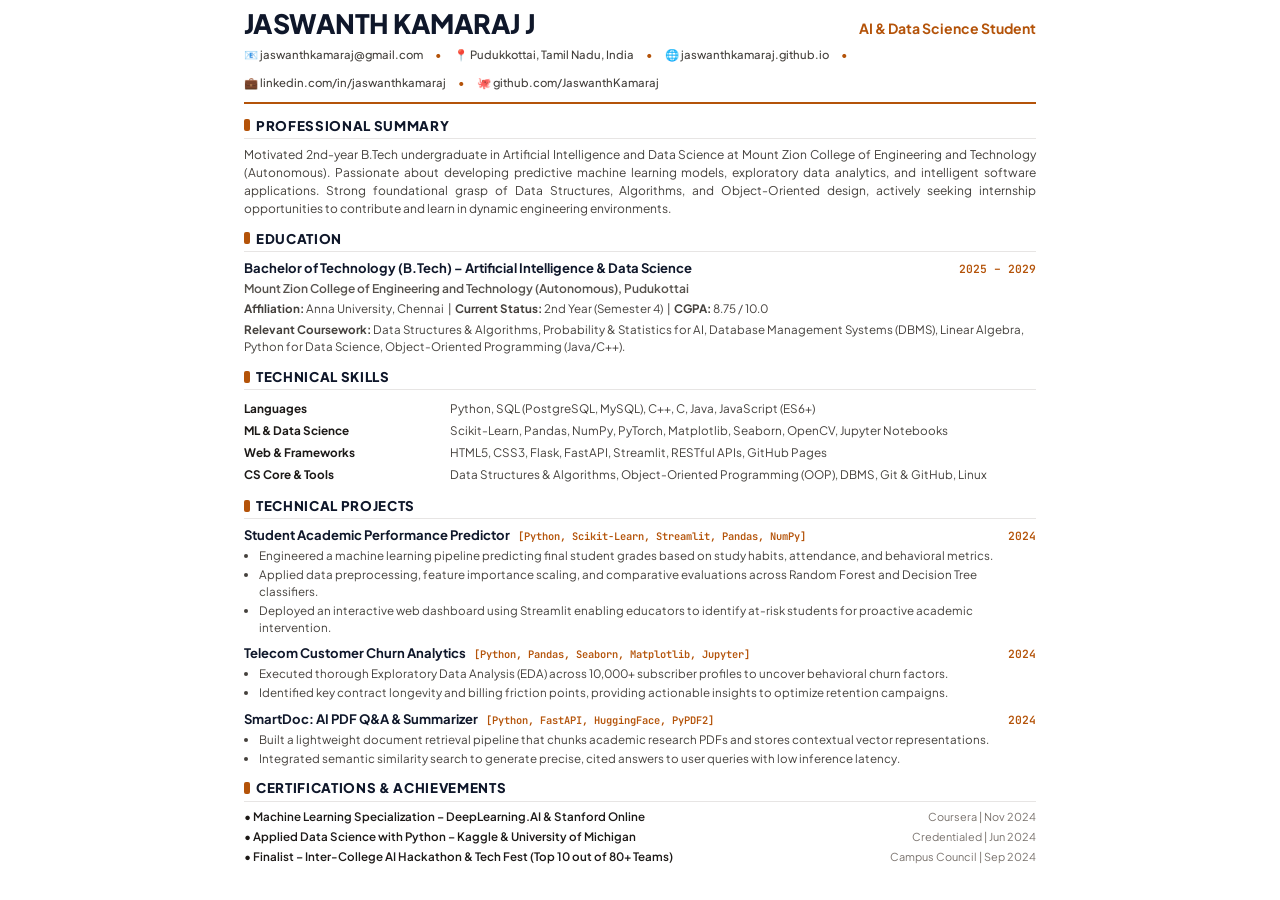
<file: resume_preview.html>
<!DOCTYPE html>
<html lang="en">
<head>
  <meta charset="UTF-8">
  <meta name="viewport" content="width=device-width, initial-scale=1.0">
  <title>Jaswanth Kamaraj J - Resume</title>
  <link rel="preconnect" href="https://fonts.googleapis.com">
  <link rel="preconnect" href="https://fonts.gstatic.com" crossorigin>
  <link href="https://fonts.googleapis.com/css2?family=Plus+Jakarta+Sans:wght@400;500;600;700;800&family=JetBrains+Mono:wght@500;600&display=swap" rel="stylesheet">
  <style>
    @page {
      size: A4;
      margin: 14mm 16mm 14mm 16mm;
    }

    * {
      box-sizing: border-box;
      margin: 0;
      padding: 0;
    }

    body {
      font-family: 'Plus Jakarta Sans', -apple-system, BlinkMacSystemFont, 'Segoe UI', Roboto, sans-serif;
      color: #1c1917;
      background: #ffffff;
      line-height: 1.45;
      font-size: 9.5pt;
      -webkit-print-color-adjust: exact;
      print-color-adjust: exact;
    }

    .resume-container {
      max-width: 800px;
      margin: 0 auto;
      padding: 4px;
    }

    /* Header */
    .header {
      border-bottom: 2px solid #b45309;
      padding-bottom: 10px;
      margin-bottom: 12px;
    }

    .name-title-row {
      display: flex;
      justify-content: space-between;
      align-items: baseline;
      margin-bottom: 4px;
    }

    .name {
      font-size: 20pt;
      font-weight: 800;
      color: #0f172a;
      letter-spacing: -0.02em;
    }

    .title {
      font-size: 10.5pt;
      font-weight: 700;
      color: #b45309;
    }

    .contact-bar {
      display: flex;
      flex-wrap: wrap;
      gap: 12px;
      font-size: 8.5pt;
      color: #44403c;
      font-weight: 500;
    }

    .contact-item {
      display: inline-flex;
      align-items: center;
      gap: 4px;
    }

    .contact-item a {
      color: #1c1917;
      text-decoration: none;
    }

    .contact-dot {
      color: #b45309;
    }

    /* Sections */
    .section {
      margin-bottom: 11px;
    }

    .section-heading {
      font-size: 10pt;
      font-weight: 800;
      text-transform: uppercase;
      letter-spacing: 0.05em;
      color: #0f172a;
      border-bottom: 1px solid #e7e5e4;
      padding-bottom: 3px;
      margin-bottom: 7px;
      display: flex;
      align-items: center;
      gap: 6px;
    }

    .section-heading::before {
      content: '';
      display: inline-block;
      width: 6px;
      height: 12px;
      background: #b45309;
      border-radius: 2px;
    }

    /* Summary */
    .summary-text {
      font-size: 9pt;
      color: #44403c;
      line-height: 1.5;
      text-align: justify;
    }

    /* Education */
    .item-header {
      display: flex;
      justify-content: space-between;
      align-items: baseline;
      margin-bottom: 2px;
    }

    .item-title {
      font-size: 9.8pt;
      font-weight: 700;
      color: #0f172a;
    }

    .item-date {
      font-size: 8.5pt;
      font-weight: 600;
      color: #b45309;
      font-family: 'JetBrains Mono', monospace;
    }

    .item-subtitle {
      font-size: 9pt;
      font-weight: 600;
      color: #57534e;
      margin-bottom: 4px;
    }

    .item-details {
      font-size: 8.7pt;
      color: #44403c;
      margin-bottom: 4px;
    }

    /* Skills Grid */
    .skills-table {
      width: 100%;
      border-collapse: collapse;
      font-size: 8.8pt;
    }

    .skills-table td {
      padding: 2.5px 0;
      vertical-align: top;
    }

    .skill-cat {
      width: 26%;
      font-weight: 700;
      color: #1c1917;
    }

    .skill-list {
      width: 74%;
      color: #44403c;
    }

    /* Projects */
    .project-entry {
      margin-bottom: 8px;
    }

    .project-entry:last-child {
      margin-bottom: 0;
    }

    .project-tech {
      font-family: 'JetBrains Mono', monospace;
      font-size: 7.8pt;
      font-weight: 600;
      color: #b45309;
      margin-left: 6px;
    }

    .bullet-list {
      list-style-type: disc;
      padding-left: 15px;
      margin-top: 3px;
    }

    .bullet-list li {
      font-size: 8.7pt;
      color: #44403c;
      margin-bottom: 2px;
      line-height: 1.45;
    }

    /* Achievements */
    .achievement-item {
      display: flex;
      justify-content: space-between;
      font-size: 8.7pt;
      margin-bottom: 3.5px;
    }

    .achievement-title {
      font-weight: 600;
      color: #1c1917;
    }

    .achievement-meta {
      color: #78716c;
      font-size: 8.2pt;
    }
  </style>
</head>
<body>
  <div class="resume-container">
    
    <!-- Header -->
    <header class="header">
      <div class="name-title-row">
        <h1 class="name">JASWANTH KAMARAJ J</h1>
        <span class="title">AI & Data Science Student</span>
      </div>
      <div class="contact-bar">
        <span class="contact-item">📧 jaswanthkamaraj@gmail.com</span>
        <span class="contact-dot">•</span>
        <span class="contact-item">📍 Pudukkottai, Tamil Nadu, India</span>
        <span class="contact-dot">•</span>
        <span class="contact-item">🌐 jaswanthkamaraj.github.io</span>
        <span class="contact-dot">•</span>
        <span class="contact-item">💼 linkedin.com/in/jaswanthkamaraj</span>
        <span class="contact-dot">•</span>
        <span class="contact-item">🐙 github.com/JaswanthKamaraj</span>
      </div>
    </header>

    <!-- Professional Summary -->
    <section class="section">
      <h2 class="section-heading">Professional Summary</h2>
      <p class="summary-text">
        Motivated 2nd-year B.Tech undergraduate in Artificial Intelligence and Data Science at Mount Zion College of Engineering and Technology (Autonomous). Passionate about developing predictive machine learning models, exploratory data analytics, and intelligent software applications. Strong foundational grasp of Data Structures, Algorithms, and Object-Oriented design, actively seeking internship opportunities to contribute and learn in dynamic engineering environments.
      </p>
    </section>

    <!-- Education -->
    <section class="section">
      <h2 class="section-heading">Education</h2>
      <div class="item-header">
        <span class="item-title">Bachelor of Technology (B.Tech) – Artificial Intelligence & Data Science</span>
        <span class="item-date">2025 – 2029</span>
      </div>
      <div class="item-subtitle">Mount Zion College of Engineering and Technology (Autonomous), Pudukottai</div>
      <div class="item-details">
        <strong>Affiliation:</strong> Anna University, Chennai &nbsp;|&nbsp; <strong>Current Status:</strong> 2nd Year (Semester 4) &nbsp;|&nbsp; <strong>CGPA:</strong> 8.75 / 10.0
      </div>
      <div class="item-details">
        <strong>Relevant Coursework:</strong> Data Structures & Algorithms, Probability & Statistics for AI, Database Management Systems (DBMS), Linear Algebra, Python for Data Science, Object-Oriented Programming (Java/C++).
      </div>
    </section>

    <!-- Technical Skills -->
    <section class="section">
      <h2 class="section-heading">Technical Skills</h2>
      <table class="skills-table">
        <tr>
          <td class="skill-cat">Languages</td>
          <td class="skill-list">Python, SQL (PostgreSQL, MySQL), C++, C, Java, JavaScript (ES6+)</td>
        </tr>
        <tr>
          <td class="skill-cat">ML & Data Science</td>
          <td class="skill-list">Scikit-Learn, Pandas, NumPy, PyTorch, Matplotlib, Seaborn, OpenCV, Jupyter Notebooks</td>
        </tr>
        <tr>
          <td class="skill-cat">Web & Frameworks</td>
          <td class="skill-list">HTML5, CSS3, Flask, FastAPI, Streamlit, RESTful APIs, GitHub Pages</td>
        </tr>
        <tr>
          <td class="skill-cat">CS Core & Tools</td>
          <td class="skill-list">Data Structures & Algorithms, Object-Oriented Programming (OOP), DBMS, Git & GitHub, Linux</td>
        </tr>
      </table>
    </section>

    <!-- Key Projects -->
    <section class="section">
      <h2 class="section-heading">Technical Projects</h2>

      <div class="project-entry">
        <div class="item-header">
          <span class="item-title">Student Academic Performance Predictor <span class="project-tech">[Python, Scikit-Learn, Streamlit, Pandas, NumPy]</span></span>
          <span class="item-date">2024</span>
        </div>
        <ul class="bullet-list">
          <li>Engineered a machine learning pipeline predicting final student grades based on study habits, attendance, and behavioral metrics.</li>
          <li>Applied data preprocessing, feature importance scaling, and comparative evaluations across Random Forest and Decision Tree classifiers.</li>
          <li>Deployed an interactive web dashboard using Streamlit enabling educators to identify at-risk students for proactive academic intervention.</li>
        </ul>
      </div>

      <div class="project-entry">
        <div class="item-header">
          <span class="item-title">Telecom Customer Churn Analytics <span class="project-tech">[Python, Pandas, Seaborn, Matplotlib, Jupyter]</span></span>
          <span class="item-date">2024</span>
        </div>
        <ul class="bullet-list">
          <li>Executed thorough Exploratory Data Analysis (EDA) across 10,000+ subscriber profiles to uncover behavioral churn factors.</li>
          <li>Identified key contract longevity and billing friction points, providing actionable insights to optimize retention campaigns.</li>
        </ul>
      </div>

      <div class="project-entry">
        <div class="item-header">
          <span class="item-title">SmartDoc: AI PDF Q&A & Summarizer <span class="project-tech">[Python, FastAPI, HuggingFace, PyPDF2]</span></span>
          <span class="item-date">2024</span>
        </div>
        <ul class="bullet-list">
          <li>Built a lightweight document retrieval pipeline that chunks academic research PDFs and stores contextual vector representations.</li>
          <li>Integrated semantic similarity search to generate precise, cited answers to user queries with low inference latency.</li>
        </ul>
      </div>
    </section>

    <!-- Certifications & Achievements -->
    <section class="section">
      <h2 class="section-heading">Certifications & Achievements</h2>
      <div class="achievement-item">
        <span class="achievement-title">• Machine Learning Specialization – DeepLearning.AI & Stanford Online</span>
        <span class="achievement-meta">Coursera | Nov 2024</span>
      </div>
      <div class="achievement-item">
        <span class="achievement-title">• Applied Data Science with Python – Kaggle & University of Michigan</span>
        <span class="achievement-meta">Credentialed | Jun 2024</span>
      </div>
      <div class="achievement-item">
        <span class="achievement-title">• Finalist – Inter-College AI Hackathon & Tech Fest (Top 10 out of 80+ Teams)</span>
        <span class="achievement-meta">Campus Council | Sep 2024</span>
      </div>
    </section>

  </div>
</body>
</html>
</file>
<file: style.css>
/* ===================================================================
   PORTFOLIO STYLESHEET
   Tech: Plain Vanilla CSS (No frameworks, No build step)
   Theme: Sleek Dark Mode (Default) + Light Mode Toggle
   =================================================================== */

/* -------------------------------------------------------------------
   1. CSS VARIABLES & DESIGN TOKENS
   ------------------------------------------------------------------- */
:root {
  /* Jet Black, Cerulean Blue & Neon Rose Edition */
  --bg-primary: #050508;
  --bg-secondary: #0a0c14;
  --bg-card: rgba(10, 12, 20, 0.82);
  --bg-card-hover: rgba(16, 20, 32, 0.94);
  --bg-input: rgba(8, 10, 16, 0.96);
  --bg-glass: rgba(5, 5, 8, 0.90);

  --text-primary: #f8fafc;
  --text-secondary: #94a3b8;
  --text-muted: #64748b;

  /* Accent & Gradients: Electric Cerulean Blue & High-Voltage Neon Rose */
  --accent-cyan: #0099ff;       /* Cerulean Blue */
  --accent-rose: #ff1a75;       /* Neon Rose */
  --accent-indigo: #0080d9;     /* Deep Cerulean */
  --accent-violet: #ff2a85;     /* Hot Neon Rose */
  --accent-gradient: linear-gradient(135deg, #0099ff 0%, #a855f7 50%, #ff1a75 100%);
  --accent-gradient-alt: linear-gradient(135deg, #ff1a75 0%, #0099ff 100%);
  --accent-gradient-cerulean: linear-gradient(135deg, #0099ff 0%, #38bdf8 100%);
  --accent-gradient-rose: linear-gradient(135deg, #ff1a75 0%, #fb7185 100%);
  --accent-glow: rgba(0, 153, 255, 0.35);
  --accent-glow-subtle: rgba(0, 153, 255, 0.16);
  --accent-glow-rose: rgba(255, 26, 117, 0.35);

  --border-color: rgba(0, 153, 255, 0.15);
  --border-color-hover: rgba(0, 153, 255, 0.45);
  --border-color-pink: rgba(255, 26, 117, 0.4);

  --badge-bg: rgba(0, 153, 255, 0.08);
  --badge-text: #38bdf8;
  --badge-border: rgba(0, 153, 255, 0.28);

  --shadow-sm: 0 4px 16px rgba(0, 0, 0, 0.55);
  --shadow-md: 0 10px 28px rgba(0, 0, 0, 0.68);
  --shadow-lg: 0 20px 48px rgba(0, 0, 0, 0.82);
  --shadow-glow: 0 0 25px rgba(0, 153, 255, 0.28);

  /* Typography */
  --font-main: 'Plus Jakarta Sans', -apple-system, BlinkMacSystemFont, 'Segoe UI', Roboto, sans-serif;
  --font-mono: 'JetBrains Mono', 'Fira Code', monospace;

  /* Layout */
  --max-width: 1140px;
  --header-height: 72px;
  --radius-sm: 8px;
  --radius-md: 12px;
  --radius-lg: 18px;
  --radius-full: 9999px;

  /* Transitions */
  --transition-fast: 0.18s ease;
  --transition-normal: 0.3s cubic-bezier(0.16, 1, 0.3, 1);
}

/* Light Theme Variables */
[data-theme="light"] {
  --bg-primary: #f8fafc;
  --bg-secondary: #f1f5f9;
  --bg-card: rgba(255, 255, 255, 0.95);
  --bg-card-hover: #ffffff;
  --bg-input: #ffffff;
  --bg-glass: rgba(248, 250, 252, 0.92);

  --text-primary: #050508;
  --text-secondary: #475569;
  --text-muted: #64748b;

  --accent-cyan: #0077cc;
  --accent-rose: #e11d48;
  --accent-indigo: #005599;
  --accent-violet: #d81b60;
  --accent-gradient: linear-gradient(135deg, #0077cc 0%, #9333ea 50%, #e11d48 100%);
  --accent-glow: rgba(0, 119, 204, 0.18);
  --accent-glow-subtle: rgba(0, 119, 204, 0.08);
  --accent-glow-rose: rgba(225, 29, 72, 0.18);

  --border-color: rgba(0, 119, 204, 0.12);
  --border-color-hover: rgba(0, 119, 204, 0.35);

  --badge-bg: rgba(0, 119, 204, 0.08);
  --badge-text: #0077cc;
  --badge-border: rgba(0, 119, 204, 0.22);

  --shadow-sm: 0 2px 10px rgba(5, 5, 8, 0.04);
  --shadow-md: 0 8px 24px -4px rgba(5, 5, 8, 0.08);
  --shadow-lg: 0 16px 36px -6px rgba(5, 5, 8, 0.12);
  --shadow-glow: 0 0 25px rgba(0, 119, 204, 0.1);
}

/* -------------------------------------------------------------------
   2. GLOBAL RESETS & BASE STYLES
   ------------------------------------------------------------------- */
*, *::before, *::after {
  box-sizing: border-box;
  margin: 0;
  padding: 0;
}

html {
  scroll-behavior: smooth;
  scroll-padding-top: calc(var(--header-height) + 24px);
  overflow-x: hidden;
  width: 100%;
}

body {
  font-family: var(--font-main);
  background-color: var(--bg-primary);
  color: var(--text-primary);
  line-height: 1.65;
  font-size: 1rem;
  overflow-x: hidden;
  width: 100%;
  max-width: 100%;
  position: relative;
  transition: background-color var(--transition-normal), color var(--transition-normal);
  -webkit-font-smoothing: antialiased;
  -moz-osx-font-smoothing: grayscale;
}

/* Cosmic Aurora Ambient Floating Mesh & Grid */
.aurora-ambient-container {
  position: fixed;
  inset: 0;
  pointer-events: none;
  z-index: -1;
  overflow: hidden;
}

.aurora-orb {
  position: absolute;
  border-radius: 50%;
  filter: blur(120px);
  will-change: transform;
}

.aurora-orb-1 {
  width: 680px;
  height: 680px;
  top: -150px;
  left: -100px;
  background: radial-gradient(circle, rgba(0, 153, 255, 0.24) 0%, rgba(0, 102, 204, 0.08) 50%, transparent 70%);
  animation: auroraDrift1 26s ease-in-out infinite alternate;
  opacity: 0.22;
}

.aurora-orb-2 {
  width: 620px;
  height: 620px;
  top: 35%;
  right: -120px;
  background: radial-gradient(circle, rgba(255, 26, 117, 0.20) 0%, rgba(168, 85, 247, 0.06) 45%, transparent 70%);
  animation: auroraDrift2 30s ease-in-out infinite alternate;
  opacity: 0.20;
}

.aurora-orb-3 {
  width: 580px;
  height: 580px;
  bottom: -100px;
  left: 20%;
  background: radial-gradient(circle, rgba(0, 153, 255, 0.16) 0%, rgba(255, 26, 117, 0.10) 40%, transparent 70%);
  animation: auroraDrift3 28s ease-in-out infinite alternate;
  opacity: 0.18;
}

.cosmic-grid-overlay {
  position: absolute;
  inset: 0;
  background-image: linear-gradient(rgba(0, 153, 255, 0.035) 1px, transparent 1px), linear-gradient(90deg, rgba(0, 153, 255, 0.035) 1px, transparent 1px);
  background-size: 40px 40px;
  opacity: 0.7;
  mask-image: radial-gradient(circle at 50% 35%, black 45%, transparent 95%);
  -webkit-mask-image: radial-gradient(circle at 50% 35%, black 45%, transparent 95%);
}

@keyframes auroraDrift1 {
  0% { transform: translate(0, 0) scale(1); }
  50% { transform: translate(60px, 40px) scale(1.12); }
  100% { transform: translate(-30px, 80px) scale(0.95); }
}

@keyframes auroraDrift2 {
  0% { transform: translate(0, 0) scale(1); }
  50% { transform: translate(-70px, -50px) scale(1.08); }
  100% { transform: translate(40px, 60px) scale(0.92); }
}

@keyframes auroraDrift3 {
  0% { transform: translate(0, 0) scale(1); }
  50% { transform: translate(-40px, -40px) scale(1.1); }
  100% { transform: translate(60px, -20px) scale(0.98); }
}

[data-theme="light"] .aurora-orb {
  opacity: 0.12;
  filter: blur(120px);
}

[data-theme="light"] .cosmic-grid-overlay {
  background-image: radial-gradient(rgba(15, 23, 42, 0.04) 1px, transparent 1px);
}

a {
  color: inherit;
  text-decoration: none;
  transition: color var(--transition-fast);
}

img, svg {
  display: block;
  max-width: 100%;
}

button, input, textarea {
  font-family: inherit;
  font-size: inherit;
  border: none;
  outline: none;
}

/* Container */
.container {
  width: 100%;
  max-width: var(--max-width);
  margin: 0 auto;
  padding: 0 24px;
}

/* Section Common */
.section {
  padding: 96px 0;
  position: relative;
}

.section-header {
  text-align: center;
  max-width: 680px;
  margin: 0 auto 56px auto;
}

.section-tag {
  display: inline-flex;
  align-items: center;
  gap: 8px;
  font-family: var(--font-mono);
  font-size: 0.85rem;
  font-weight: 600;
  color: var(--badge-text);
  background: var(--badge-bg);
  border: 1px solid var(--badge-border);
  padding: 6px 14px;
  border-radius: var(--radius-full);
  margin-bottom: 14px;
  letter-spacing: 0.03em;
  text-transform: uppercase;
}

.section-title {
  font-size: clamp(1.9rem, 4vw, 2.6rem);
  font-weight: 800;
  letter-spacing: -0.02em;
  color: var(--text-primary);
  margin-bottom: 14px;
}

.section-subtitle {
  color: var(--text-secondary);
  font-size: 1.05rem;
  line-height: 1.6;
}

/* Gradient Text Helper */
.gradient-text {
  background: var(--accent-gradient);
  -webkit-background-clip: text;
  -webkit-text-fill-color: transparent;
  display: inline-block;
}

/* -------------------------------------------------------------------
   SPOTLIGHT CARDS (Linear.app Style Interactive Cursor Glow)
   ------------------------------------------------------------------- */
.spotlight-card {
  position: relative;
  isolation: isolate;
  background: var(--bg-card);
  backdrop-filter: blur(20px);
  -webkit-backdrop-filter: blur(20px);
  border: 1px solid var(--border-color);
  transition: transform var(--transition-normal), border-color var(--transition-normal), box-shadow var(--transition-normal);
}

/* Inner Radial Glow following cursor */
.spotlight-card::before {
  content: '';
  position: absolute;
  inset: 0;
  border-radius: inherit;
  background: radial-gradient(
    600px circle at var(--mouse-x, -999px) var(--mouse-y, -999px),
    rgba(0, 153, 255, 0.08),
    rgba(255, 26, 117, 0.04) 40%,
    transparent 75%
  );
  opacity: 0;
  transition: opacity 0.35s ease;
  pointer-events: none;
  z-index: 1;
}

/* Outer Border Radial Highlight following cursor */
.spotlight-card::after {
  content: '';
  position: absolute;
  inset: 0;
  border-radius: inherit;
  padding: 1px;
  background: radial-gradient(
    400px circle at var(--mouse-x, -999px) var(--mouse-y, -999px),
    rgba(0, 153, 255, 0.75),
    rgba(255, 26, 117, 0.55) 45%,
    transparent 70%
  );
  -webkit-mask: linear-gradient(#fff 0 0) content-box, linear-gradient(#fff 0 0);
  -webkit-mask-composite: xor;
  mask-composite: exclude;
  opacity: 0;
  transition: opacity 0.35s ease;
  pointer-events: none;
  z-index: 2;
}

.spotlight-card:hover::before,
.spotlight-card:hover::after {
  opacity: 1;
}

/* Ensure contents sit above the spotlight pseudo-elements */
.spotlight-card > * {
  position: relative;
  z-index: 3;
}

/* -------------------------------------------------------------------
   3. NAVIGATION BAR (Sticky & Responsive)
   ------------------------------------------------------------------- */
.header {
  position: fixed;
  top: 0;
  left: 0;
  width: 100%;
  height: var(--header-height);
  background: var(--bg-glass);
  backdrop-filter: blur(14px);
  -webkit-backdrop-filter: blur(14px);
  border-bottom: 1px solid var(--border-color);
  z-index: 1000;
  transition: background-color var(--transition-normal), border-color var(--transition-normal), box-shadow var(--transition-normal);
}

.header.scrolled {
  box-shadow: var(--shadow-sm);
  border-bottom-color: rgba(255, 255, 255, 0.12);
}

[data-theme="light"] .header.scrolled {
  border-bottom-color: rgba(0, 0, 0, 0.08);
}

.nav-container {
  display: flex;
  align-items: center;
  justify-content: space-between;
  height: 100%;
}

.brand-logo {
  display: flex;
  align-items: center;
  gap: 10px;
  font-size: 1.25rem;
  font-weight: 800;
  color: var(--text-primary);
  letter-spacing: -0.02em;
}

.brand-icon {
  width: 32px;
  height: 32px;
  border-radius: var(--radius-sm);
  background: var(--accent-gradient);
  display: flex;
  align-items: center;
  justify-content: center;
  color: #0b0c10;
  font-family: var(--font-mono);
  font-size: 0.95rem;
  font-weight: 800;
  box-shadow: 0 2px 10px rgba(255, 255, 255, 0.15);
}

.brand-dot {
  color: var(--accent-cyan);
}

.nav-menu {
  display: flex;
  align-items: center;
  gap: 32px;
  list-style: none;
}

.nav-link {
  font-size: 0.95rem;
  font-weight: 500;
  color: var(--text-secondary);
  position: relative;
  padding: 6px 0;
  transition: color var(--transition-fast);
}

.nav-link:hover,
.nav-link.active {
  color: var(--text-primary);
}

.nav-link::after {
  content: '';
  position: absolute;
  bottom: 0;
  left: 0;
  width: 0;
  height: 2px;
  background: var(--accent-gradient);
  border-radius: 2px;
  transition: width var(--transition-normal);
}

.nav-link:hover::after,
.nav-link.active::after {
  width: 100%;
}

.nav-actions {
  display: flex;
  align-items: center;
  gap: 14px;
}

/* Theme Toggle Button */
.theme-toggle {
  width: 42px;
  height: 42px;
  border-radius: var(--radius-full);
  background: var(--bg-card);
  border: 1px solid var(--border-color);
  color: var(--text-primary);
  display: flex;
  align-items: center;
  justify-content: center;
  cursor: pointer;
  transition: transform var(--transition-fast), border-color var(--transition-fast), background var(--transition-fast);
}

.theme-toggle:hover {
  border-color: var(--border-color-hover);
  transform: translateY(-2px);
}

.theme-toggle svg {
  width: 20px;
  height: 20px;
  transition: transform 0.4s ease, opacity 0.2s ease;
}

.theme-toggle .icon-sun {
  display: none;
}

[data-theme="light"] .theme-toggle .icon-moon {
  display: none;
}

[data-theme="light"] .theme-toggle .icon-sun {
  display: block;
  color: #d97706;
}

/* Mobile Hamburger Toggle */
.mobile-toggle {
  display: none;
  background: transparent;
  cursor: pointer;
  padding: 8px;
  color: var(--text-primary);
}

.mobile-toggle svg {
  width: 26px;
  height: 26px;
}

/* -------------------------------------------------------------------
   4. HERO SECTION
   ------------------------------------------------------------------- */
.hero {
  padding-top: calc(var(--header-height) + 60px);
  padding-bottom: 90px;
  min-height: calc(100vh - var(--header-height));
  display: flex;
  align-items: center;
}

.hero-grid {
  display: grid;
  grid-template-columns: 1.15fr 0.85fr;
  gap: 50px;
  align-items: center;
  width: 100%;
  max-width: 100%;
  min-width: 0;
}

.hero-content {
  display: flex;
  flex-direction: column;
  align-items: flex-start;
  width: 100%;
  max-width: 100%;
  min-width: 0;
}

.hero-visual {
  width: 100%;
  max-width: 100%;
  min-width: 0;
}

.status-badge {
  display: inline-flex;
  align-items: center;
  gap: 10px;
  background: var(--bg-card);
  border: 1px solid var(--border-color);
  padding: 6px 14px;
  border-radius: var(--radius-full);
  font-size: 0.85rem;
  font-weight: 500;
  color: var(--text-secondary);
  margin-bottom: 22px;
  box-shadow: var(--shadow-sm);
}

.status-indicator {
  width: 9px;
  height: 9px;
  border-radius: 50%;
  background-color: #10b981;
  box-shadow: 0 0 10px #10b981;
  position: relative;
}

.status-indicator::after {
  content: '';
  position: absolute;
  top: -3px;
  left: -3px;
  width: 15px;
  height: 15px;
  border-radius: 50%;
  background: rgba(16, 185, 129, 0.4);
  animation: pulse 2s infinite;
}

@keyframes pulse {
  0% { transform: scale(0.8); opacity: 0.8; }
  100% { transform: scale(1.8); opacity: 0; }
}

/* Hero Profile Header & Greeting */
.hero-name-group {
  display: flex;
  flex-direction: column;
  margin-bottom: 12px;
}

.hero-greeting {
  font-family: var(--font-mono);
  font-size: 0.95rem;
  font-weight: 600;
  color: var(--accent-cyan);
  margin-bottom: 6px;
  letter-spacing: 0.08em;
  text-transform: uppercase;
}

.hero-name {
  font-size: clamp(2.6rem, 5.5vw, 4.2rem);
  font-weight: 800;
  line-height: 1.1;
  letter-spacing: -0.03em;
  margin-bottom: 10px;
}

.hero-tagline {
  font-family: var(--font-mono);
  font-size: clamp(1.1rem, 2.2vw, 1.45rem);
  font-weight: 600;
  color: var(--badge-text);
  margin-bottom: 18px;
}

.hero-desc {
  font-size: 1.1rem;
  color: var(--text-secondary);
  line-height: 1.7;
  max-width: 540px;
  margin-bottom: 32px;
}

.hero-actions {
  display: flex;
  flex-wrap: wrap;
  gap: 14px;
  margin-bottom: 36px;
}

/* Button Component Styles */
.btn {
  display: inline-flex;
  align-items: center;
  justify-content: center;
  gap: 10px;
  padding: 12px 24px;
  font-size: 0.95rem;
  font-weight: 600;
  border-radius: var(--radius-md);
  cursor: pointer;
  transition: all var(--transition-fast);
  text-decoration: none;
  white-space: nowrap;
}

.btn svg {
  width: 18px;
  height: 18px;
  transition: transform var(--transition-fast);
}

.btn-primary {
  background: linear-gradient(135deg, #0099ff 0%, #ff1a75 100%);
  color: #ffffff;
  font-weight: 700;
  box-shadow: 0 4px 18px rgba(0, 153, 255, 0.4), 0 2px 10px rgba(255, 26, 117, 0.3);
  border: 1px solid rgba(255, 255, 255, 0.25);
}

.btn-primary:hover {
  background: linear-gradient(135deg, #00aaff 0%, #ff3388 100%);
  color: #ffffff;
  transform: translateY(-2px);
  box-shadow: 0 8px 26px rgba(0, 153, 255, 0.55), 0 4px 16px rgba(255, 26, 117, 0.4);
}

.btn-primary:hover svg {
  transform: translateX(3px);
}

.btn-secondary {
  background: var(--bg-card);
  color: var(--text-primary);
  border: 1px solid var(--border-color);
  backdrop-filter: blur(10px);
}

.btn-secondary:hover {
  background: var(--bg-card-hover);
  border-color: var(--border-color-hover);
  transform: translateY(-2px);
  box-shadow: 0 4px 16px var(--accent-glow-subtle);
}

.btn-secondary:hover svg {
  transform: translateY(2px);
}

.btn-ghost {
  background: transparent;
  color: var(--text-secondary);
  border: 1px solid transparent;
}

.btn-ghost:hover {
  color: #ffffff;
  background: rgba(0, 153, 255, 0.08);
  border-color: rgba(0, 153, 255, 0.2);
}

[data-theme="light"] .btn-ghost:hover {
  background: rgba(0, 119, 204, 0.08);
}

/* Social Icon Row */
.hero-socials {
  display: flex;
  align-items: center;
  gap: 14px;
}

.social-link {
  width: 42px;
  height: 42px;
  border-radius: var(--radius-full);
  background: var(--bg-card);
  border: 1px solid var(--border-color);
  color: var(--text-secondary);
  display: flex;
  align-items: center;
  justify-content: center;
  transition: all var(--transition-fast);
}

.social-link svg {
  width: 18px;
  height: 18px;
}

.social-link:hover {
  color: #ffffff;
  border-color: var(--accent-cyan);
  background: rgba(0, 153, 255, 0.12);
  transform: translateY(-3px);
  box-shadow: 0 6px 18px rgba(0, 153, 255, 0.35);
}

/* Interactive AI Terminal Card (Hero Right Graphic) */
/* -------------------------------------------------------------------
   HERO 3D PORTRAIT SHOWCASE & FLOATING BADGES
   ------------------------------------------------------------------- */
.hero-showcase-container {
  position: relative;
  perspective: 1200px;
  display: flex;
  justify-content: center;
  align-items: center;
  width: 100%;
  padding: 30px 20px;
}

.showcase-portrait-card {
  position: relative;
  width: 100%;
  max-width: 370px;
  border-radius: 24px;
  padding: 12px;
  background: var(--bg-card);
  border: 1px solid rgba(0, 153, 255, 0.28);
  box-shadow: 0 20px 50px rgba(0, 0, 0, 0.8), 0 0 25px rgba(0, 153, 255, 0.15);
  transform-style: preserve-3d;
  transition: transform 0.2s cubic-bezier(0.16, 1, 0.3, 1), box-shadow 0.3s ease, border-color 0.3s ease;
  will-change: transform;
}

.showcase-portrait-card:hover {
  border-color: rgba(255, 26, 117, 0.5);
  box-shadow: 0 28px 65px rgba(0, 0, 0, 0.9), 0 0 35px rgba(255, 26, 117, 0.25);
}

.showcase-photo-frame {
  position: relative;
  width: 100%;
  aspect-ratio: 3 / 3.8;
  border-radius: 18px;
  overflow: hidden;
  background: #050508;
  border: 1px solid rgba(0, 153, 255, 0.18);
}

.showcase-portrait-img {
  width: 100%;
  height: 100%;
  object-fit: cover;
  object-position: center 15%;
  display: block;
  transition: transform 0.5s ease;
}

.showcase-portrait-card:hover .showcase-portrait-img {
  transform: scale(1.03);
}

/* Futuristic Cerulean/Rose Shimmer */
.cyber-scanline {
  position: absolute;
  top: -100%;
  left: 0;
  width: 100%;
  height: 45%;
  background: linear-gradient(180deg, transparent 0%, rgba(0, 153, 255, 0.18) 50%, rgba(255, 26, 117, 0.12) 80%, transparent 100%);
  opacity: 0.55;
  pointer-events: none;
  animation: scanlineSweep 5.5s ease-in-out infinite;
}

@keyframes scanlineSweep {
  0% { top: -100%; opacity: 0; }
  30% { opacity: 0.8; }
  70% { opacity: 0.8; }
  100% { top: 120%; opacity: 0; }
}

.showcase-photo-overlay {
  position: absolute;
  bottom: 12px;
  left: 12px;
  right: 12px;
  pointer-events: none;
}

.showcase-caption {
  background: rgba(8, 10, 16, 0.94);
  backdrop-filter: blur(16px);
  -webkit-backdrop-filter: blur(16px);
  border: 1px solid rgba(0, 153, 255, 0.25);
  padding: 8px 16px;
  border-radius: 14px;
  display: flex;
  flex-direction: column;
  align-items: center;
  justify-content: center;
  gap: 4px;
  box-shadow: 0 8px 24px rgba(0, 0, 0, 0.7);
  transition: all 0.3s ease;
}

.showcase-caption-top {
  display: flex;
  align-items: center;
  gap: 8px;
  font-family: var(--font-mono);
  font-size: 0.82rem;
  font-weight: 700;
  color: #ffffff;
}

.showcase-caption-roles {
  display: flex;
  align-items: center;
  gap: 6px;
  font-family: var(--font-sans);
  font-size: 0.74rem;
  font-weight: 600;
  color: #94a3b8;
  letter-spacing: 0.02em;
}

.showcase-caption-roles .role-dot {
  color: rgba(0, 153, 255, 0.6);
  font-size: 0.65rem;
}

.cyber-status-led {
  width: 8px;
  height: 8px;
  border-radius: 50%;
  background: var(--accent-cyan);
  box-shadow: 0 0 10px var(--accent-cyan);
  animation: pulseNeon 2s infinite;
}

@keyframes pulseNeon {
  0%, 100% { opacity: 1; transform: scale(1); }
  50% { opacity: 0.4; transform: scale(0.85); }
}

/* Floating Tech Badges */
.floating-badge {
  position: absolute;
  display: flex;
  align-items: center;
  gap: 10px;
  background: rgba(10, 12, 20, 0.9);
  backdrop-filter: blur(16px);
  -webkit-backdrop-filter: blur(16px);
  border: 1px solid var(--border-color);
  padding: 10px 16px;
  border-radius: 16px;
  z-index: 10;
  pointer-events: auto;
  box-shadow: 0 8px 24px rgba(0, 0, 0, 0.6);
  transition: transform 0.3s ease, border-color 0.3s ease, box-shadow 0.3s ease;
  white-space: nowrap;
}

.floating-badge:hover {
  transform: translateY(-4px) scale(1.04);
  box-shadow: 0 12px 30px rgba(0, 0, 0, 0.75);
}

.badge-icon {
  font-size: 1.2rem;
  line-height: 1;
}

.badge-content {
  display: flex;
  flex-direction: column;
}

.badge-sub {
  font-family: var(--font-mono);
  font-size: 0.68rem;
  color: var(--text-muted);
  text-transform: uppercase;
  letter-spacing: 0.04em;
}

.badge-main {
  font-size: 0.86rem;
  font-weight: 700;
  color: var(--text-primary);
}

.badge-top-left {
  top: 10px;
  left: -24px;
  border-color: rgba(0, 153, 255, 0.35);
  box-shadow: 0 8px 24px rgba(0, 0, 0, 0.6), 0 0 15px rgba(0, 153, 255, 0.2);
  animation: floatBadge1 5s ease-in-out infinite alternate;
}

.badge-top-left:hover {
  border-color: var(--accent-cyan);
  box-shadow: 0 12px 30px rgba(0, 0, 0, 0.75), 0 0 25px rgba(0, 153, 255, 0.4);
}

.badge-top-right {
  top: 25px;
  right: -24px;
  border-color: rgba(255, 26, 117, 0.35);
  box-shadow: 0 8px 24px rgba(0, 0, 0, 0.6), 0 0 15px rgba(255, 26, 117, 0.2);
  animation: floatBadge2 6s ease-in-out infinite alternate;
}

.badge-top-right:hover {
  border-color: var(--accent-rose);
  box-shadow: 0 12px 30px rgba(0, 0, 0, 0.75), 0 0 25px rgba(255, 26, 117, 0.4);
}

.badge-bottom-left {
  bottom: 25px;
  left: -20px;
  border-color: rgba(0, 153, 255, 0.3);
  box-shadow: 0 8px 24px rgba(0, 0, 0, 0.6), 0 0 12px rgba(0, 153, 255, 0.15);
  animation: floatBadge3 5.5s ease-in-out infinite alternate;
}

.badge-bottom-left:hover {
  border-color: var(--accent-cyan);
  box-shadow: 0 12px 30px rgba(0, 0, 0, 0.75), 0 0 20px rgba(0, 153, 255, 0.35);
}

.badge-bottom-right {
  bottom: 12px;
  right: -20px;
  border-color: rgba(255, 26, 117, 0.3);
  box-shadow: 0 8px 24px rgba(0, 0, 0, 0.6), 0 0 12px rgba(255, 26, 117, 0.15);
  animation: floatBadge4 6.5s ease-in-out infinite alternate;
}

.badge-bottom-right:hover {
  border-color: var(--accent-rose);
  box-shadow: 0 12px 30px rgba(0, 0, 0, 0.75), 0 0 20px rgba(255, 26, 117, 0.35);
}

@keyframes floatBadge1 {
  0% { transform: translate(0, 0); }
  100% { transform: translate(-4px, -10px); }
}

@keyframes floatBadge2 {
  0% { transform: translate(0, 0); }
  100% { transform: translate(6px, -8px); }
}

@keyframes floatBadge3 {
  0% { transform: translate(0, 0); }
  100% { transform: translate(-6px, 8px); }
}

@keyframes floatBadge4 {
  0% { transform: translate(0, 0); }
  100% { transform: translate(5px, 9px); }
}

/* About Section AI Terminal Card */
.about-terminal-card {
  position: relative;
  background: var(--bg-card);
  border: 1px solid var(--border-color);
  border-radius: var(--radius-lg);
  padding: 24px;
  box-shadow: var(--shadow-lg);
  backdrop-filter: blur(20px);
  -webkit-backdrop-filter: blur(20px);
  width: 100%;
  box-sizing: border-box;
}

.about-terminal-card:hover {
  border-color: var(--border-color-hover);
  box-shadow: var(--shadow-lg), 0 0 25px rgba(255, 255, 255, 0.06);
}

.card-topbar {
  display: flex;
  align-items: center;
  justify-content: space-between;
  padding-bottom: 16px;
  border-bottom: 1px solid var(--border-color);
  margin-bottom: 18px;
}

.card-dots {
  display: flex;
  gap: 7px;
}

.card-dots span {
  width: 11px;
  height: 11px;
  border-radius: 50%;
}

.card-dots span:nth-child(1) { background: #ef4444; opacity: 0.85; }
.card-dots span:nth-child(2) { background: #f59e0b; opacity: 0.85; }
.card-dots span:nth-child(3) { background: #10b981; opacity: 0.85; }

.card-title-bar {
  font-family: var(--font-mono);
  font-size: 0.82rem;
  color: var(--text-muted);
}

.code-preview {
  font-family: var(--font-mono);
  font-size: clamp(0.72rem, 2.6vw, 0.86rem);
  line-height: 1.5;
  color: var(--text-secondary);
  overflow-x: auto;
  -webkit-overflow-scrolling: touch;
  white-space: pre-wrap;
  word-break: break-word;
  width: 100%;
  max-width: 100%;
  box-sizing: border-box;
}

.code-preview .keyword { color: var(--accent-cyan); font-weight: 600; }
.code-preview .function { color: var(--accent-rose); font-weight: 600; }
.code-preview .string { color: #38bdf8; }
.code-preview .comment { color: #64748b; font-style: italic; }
.code-preview .number { color: #fb7185; }

.quick-stats-grid {
  display: grid;
  grid-template-columns: repeat(2, 1fr);
  gap: 12px;
  margin-top: 20px;
  padding-top: 18px;
  border-top: 1px solid var(--border-color);
}

.quick-stat-box {
  background: rgba(255, 255, 255, 0.03);
  border: 1px solid var(--border-color);
  border-radius: var(--radius-sm);
  padding: 10px 14px;
}

[data-theme="light"] .quick-stat-box {
  background: rgba(0, 0, 0, 0.02);
}

.stat-label {
  font-size: 0.75rem;
  text-transform: uppercase;
  color: var(--text-muted);
  font-family: var(--font-mono);
}

.stat-value {
  font-size: 1.1rem;
  font-weight: 700;
  color: var(--text-primary);
  margin-top: 2px;
}

/* -------------------------------------------------------------------
   5. ABOUT SECTION
   ------------------------------------------------------------------- */
.about-grid {
  display: grid;
  grid-template-columns: 1fr 1.15fr;
  gap: 44px;
  align-items: start;
}

.about-photo-card {
  background: var(--bg-card);
  border: 1px solid var(--border-color);
  border-radius: var(--radius-lg);
  padding: 16px;
  box-shadow: var(--shadow-lg);
  position: relative;
  transition: transform var(--transition-normal), border-color var(--transition-normal), box-shadow var(--transition-normal);
}

.about-photo-card:hover {
  border-color: rgba(255, 255, 255, 0.25);
  box-shadow: 0 25px 55px rgba(0, 0, 0, 0.75), 0 0 25px rgba(255, 255, 255, 0.06);
  transform: translateY(-4px);
}

.photo-inner {
  position: relative;
  width: 100%;
  aspect-ratio: 3 / 4;
  min-height: 480px;
  border-radius: var(--radius-md);
  overflow: hidden;
  border: 1px solid rgba(255, 255, 255, 0.1);
  background: #0f1117;
}

.about-portrait-img {
  width: 100%;
  height: 100%;
  object-fit: cover;
  object-position: center 15%;
  display: block;
  transition: transform var(--transition-normal);
}

.about-photo-card:hover .about-portrait-img {
  transform: scale(1.03);
}

.photo-overlay-tag {
  position: absolute;
  bottom: 14px;
  left: 14px;
  right: 14px;
  background: rgba(14, 16, 22, 0.92);
  backdrop-filter: blur(14px);
  -webkit-backdrop-filter: blur(14px);
  border: 1px solid rgba(255, 255, 255, 0.14);
  padding: 9px 14px;
  border-radius: var(--radius-full);
  display: flex;
  align-items: center;
  justify-content: center;
  gap: 8px;
  font-family: var(--font-mono);
  font-size: 0.85rem;
  font-weight: 600;
  color: #f1f5f9;
  box-shadow: 0 4px 16px rgba(0, 0, 0, 0.4);
}

.photo-status-dot {
  width: 8px;
  height: 8px;
  border-radius: 50%;
  background: #22c55e;
  box-shadow: 0 0 8px #22c55e;
}

.about-content-col {
  display: flex;
  flex-direction: column;
  gap: 20px;
}

.about-card {
  background: var(--bg-card);
  border: 1px solid var(--border-color);
  border-radius: var(--radius-lg);
  padding: 36px;
  box-shadow: var(--shadow-md);
  backdrop-filter: blur(12px);
}

.about-text {
  font-size: 1.05rem;
  color: var(--text-secondary);
  line-height: 1.8;
  margin-bottom: 20px;
}

.about-text:last-of-type {
  margin-bottom: 0;
}

.about-highlights {
  display: flex;
  flex-direction: column;
  gap: 16px;
}

.highlight-box {
  background: var(--bg-card);
  border: 1px solid var(--border-color);
  border-radius: var(--radius-md);
  padding: 20px;
  display: flex;
  align-items: flex-start;
  gap: 16px;
  transition: transform var(--transition-fast), border-color var(--transition-fast);
}

.highlight-box:hover {
  transform: translateX(4px);
  border-color: var(--border-color-hover);
}

.highlight-icon {
  width: 44px;
  height: 44px;
  border-radius: var(--radius-sm);
  background: var(--badge-bg);
  color: var(--badge-text);
  display: flex;
  align-items: center;
  justify-content: center;
  flex-shrink: 0;
}

.highlight-icon svg {
  width: 22px;
  height: 22px;
}

.highlight-title {
  font-size: 1rem;
  font-weight: 700;
  color: var(--text-primary);
  margin-bottom: 4px;
}

.highlight-desc {
  font-size: 0.88rem;
  color: var(--text-secondary);
  line-height: 1.5;
}

/* -------------------------------------------------------------------
   6. SKILLS SECTION (Grouped badges, progress-free)
   ------------------------------------------------------------------- */
.skills-grid {
  display: grid;
  grid-template-columns: repeat(2, 1fr);
  gap: 28px;
}

.skill-category-card {
  background: var(--bg-card);
  border: 1px solid var(--border-color);
  border-radius: var(--radius-lg);
  padding: 30px;
  box-shadow: var(--shadow-md);
  transition: transform var(--transition-normal), border-color var(--transition-normal), box-shadow var(--transition-normal);
}

.skill-category-card:hover {
  transform: translateY(-4px);
  border-color: var(--border-color-hover);
  box-shadow: var(--shadow-lg);
}

.category-header {
  display: flex;
  align-items: center;
  gap: 14px;
  margin-bottom: 22px;
  padding-bottom: 14px;
  border-bottom: 1px solid var(--border-color);
}

.category-icon {
  width: 38px;
  height: 38px;
  border-radius: var(--radius-sm);
  background: var(--badge-bg);
  color: var(--badge-text);
  display: flex;
  align-items: center;
  justify-content: center;
  flex-shrink: 0;
}

.category-icon svg {
  width: 20px;
  height: 20px;
}

.category-title {
  font-size: 1.2rem;
  font-weight: 700;
  color: var(--text-primary);
}

.skill-badges {
  display: flex;
  flex-wrap: wrap;
  gap: 10px;
}

.skill-badge {
  display: inline-flex;
  align-items: center;
  gap: 8px;
  background: rgba(255, 255, 255, 0.04);
  color: var(--text-primary);
  border: 1px solid var(--border-color);
  padding: 8px 14px;
  border-radius: var(--radius-md);
  font-size: 0.9rem;
  font-weight: 500;
  transition: all var(--transition-fast);
}

[data-theme="light"] .skill-badge {
  background: rgba(0, 0, 0, 0.03);
}

.skill-badge:hover {
  background: var(--badge-bg);
  color: var(--badge-text);
  border-color: var(--badge-border);
  transform: translateY(-2px);
  box-shadow: 0 4px 12px var(--accent-glow-subtle);
}

.skill-dot {
  width: 7px;
  height: 7px;
  border-radius: 50%;
  background: var(--accent-cyan);
}

/* -------------------------------------------------------------------
   7. PROJECTS SECTION
   ------------------------------------------------------------------- */
.projects-grid {
  display: grid;
  grid-template-columns: repeat(3, 1fr);
  gap: 28px;
}

.project-card {
  background: var(--bg-card);
  border: 1px solid var(--border-color);
  border-radius: var(--radius-lg);
  padding: 28px;
  display: flex;
  flex-direction: column;
  justify-content: space-between;
  box-shadow: var(--shadow-md);
  transition: transform var(--transition-normal), border-color var(--transition-normal), box-shadow var(--transition-normal);
  position: relative;
  overflow: hidden;
}

.project-card::before {
  content: '';
  position: absolute;
  top: 0;
  left: 0;
  width: 100%;
  height: 3px;
  background: var(--accent-gradient);
  opacity: 0;
  transition: opacity var(--transition-normal);
}

.project-card:hover {
  transform: translateY(-6px);
  border-color: var(--border-color-hover);
  box-shadow: var(--shadow-lg), 0 10px 30px -10px var(--accent-glow-subtle);
}

.project-card:hover::before {
  opacity: 1;
}

.project-top {
  display: flex;
  align-items: center;
  justify-content: space-between;
  margin-bottom: 18px;
}

.project-type {
  font-family: var(--font-mono);
  font-size: 0.75rem;
  font-weight: 600;
  text-transform: uppercase;
  color: var(--badge-text);
  background: var(--badge-bg);
  border: 1px solid var(--badge-border);
  padding: 4px 10px;
  border-radius: var(--radius-full);
  letter-spacing: 0.04em;
}

.project-icon {
  color: var(--text-muted);
}

.project-icon svg {
  width: 22px;
  height: 22px;
}

.project-title {
  font-size: 1.3rem;
  font-weight: 700;
  color: var(--text-primary);
  margin-bottom: 12px;
  line-height: 1.35;
}

.project-desc {
  font-size: 0.93rem;
  color: var(--text-secondary);
  line-height: 1.6;
  margin-bottom: 22px;
}

.project-tags {
  display: flex;
  flex-wrap: wrap;
  gap: 8px;
  margin-bottom: 24px;
}

.project-tag {
  font-family: var(--font-mono);
  font-size: 0.78rem;
  color: var(--text-secondary);
  background: rgba(255, 255, 255, 0.04);
  padding: 4px 10px;
  border-radius: var(--radius-sm);
  border: 1px solid var(--border-color);
}

[data-theme="light"] .project-tag {
  background: rgba(0, 0, 0, 0.04);
}

.project-actions {
  display: flex;
  align-items: center;
  gap: 12px;
  padding-top: 16px;
  border-top: 1px solid var(--border-color);
}

.btn-project {
  flex: 1;
  display: inline-flex;
  align-items: center;
  justify-content: center;
  gap: 8px;
  padding: 9px 14px;
  font-size: 0.85rem;
  font-weight: 600;
  border-radius: var(--radius-sm);
  background: rgba(255, 255, 255, 0.03);
  color: var(--text-primary);
  border: 1px solid var(--border-color);
  transition: all var(--transition-fast);
}

[data-theme="light"] .btn-project {
  background: rgba(0, 0, 0, 0.03);
}

.btn-project svg {
  width: 15px;
  height: 15px;
}

.btn-project:hover {
  background: var(--bg-card-hover);
  border-color: var(--accent-cyan);
  color: var(--accent-cyan);
  transform: translateY(-2px);
}

.btn-project.demo {
  background: var(--badge-bg);
  color: var(--badge-text);
  border-color: var(--badge-border);
}

.btn-project.demo:hover {
  background: var(--accent-gradient);
  color: #ffffff;
  border-color: transparent;
}

/* -------------------------------------------------------------------
   8. EDUCATION SECTION
   ------------------------------------------------------------------- */
.education-container {
  max-width: 820px;
  margin: 0 auto;
}

.edu-card {
  background: var(--bg-card);
  border: 1px solid var(--border-color);
  border-radius: var(--radius-lg);
  padding: 34px;
  box-shadow: var(--shadow-md);
  position: relative;
  transition: border-color var(--transition-fast);
}

.edu-card:hover {
  border-color: var(--border-color-hover);
}

.edu-header {
  display: flex;
  align-items: flex-start;
  justify-content: space-between;
  gap: 20px;
  margin-bottom: 20px;
  flex-wrap: wrap;
}

.edu-main {
  display: flex;
  align-items: flex-start;
  gap: 16px;
}

.edu-icon-wrap {
  width: 48px;
  height: 48px;
  border-radius: var(--radius-md);
  background: var(--badge-bg);
  color: var(--badge-text);
  display: flex;
  align-items: center;
  justify-content: center;
  flex-shrink: 0;
}

.edu-icon-wrap svg {
  width: 24px;
  height: 24px;
}

.edu-degree {
  font-size: 1.3rem;
  font-weight: 800;
  color: var(--text-primary);
  margin-bottom: 4px;
}

.edu-dept {
  font-size: 1.05rem;
  font-weight: 600;
  color: var(--accent-cyan);
  margin-bottom: 6px;
}

.edu-college {
  font-size: 0.95rem;
  color: var(--text-secondary);
}

.edu-badge-date {
  font-family: var(--font-mono);
  font-size: 0.85rem;
  font-weight: 600;
  color: var(--badge-text);
  background: var(--badge-bg);
  border: 1px solid var(--badge-border);
  padding: 6px 14px;
  border-radius: var(--radius-full);
  align-self: flex-start;
}

.edu-meta-grid {
  display: grid;
  grid-template-columns: repeat(3, 1fr);
  gap: 14px;
  margin: 22px 0;
  padding: 16px;
  background: rgba(255, 255, 255, 0.02);
  border: 1px solid var(--border-color);
  border-radius: var(--radius-md);
}

[data-theme="light"] .edu-meta-grid {
  background: rgba(0, 0, 0, 0.02);
}

.edu-meta-item {
  display: flex;
  flex-direction: column;
}

.meta-title {
  font-size: 0.75rem;
  text-transform: uppercase;
  color: var(--text-muted);
  font-family: var(--font-mono);
}

.meta-value {
  font-size: 0.95rem;
  font-weight: 600;
  color: var(--text-primary);
  margin-top: 2px;
}

.edu-coursework-title {
  font-size: 0.9rem;
  font-weight: 600;
  color: var(--text-secondary);
  margin-bottom: 10px;
}

.coursework-pills {
  display: flex;
  flex-wrap: wrap;
  gap: 8px;
}

.course-pill {
  font-size: 0.83rem;
  color: var(--text-secondary);
  background: rgba(255, 255, 255, 0.04);
  border: 1px solid var(--border-color);
  padding: 5px 12px;
  border-radius: var(--radius-full);
}

[data-theme="light"] .course-pill {
  background: rgba(0, 0, 0, 0.04);
}

/* -------------------------------------------------------------------
   9. CERTIFICATIONS & ACHIEVEMENTS SECTION (Timeline / List)
   ------------------------------------------------------------------- */
.achievements-wrapper {
  max-width: 820px;
  margin: 0 auto;
  position: relative;
}

.timeline {
  position: relative;
  padding-left: 36px;
}

.timeline::before {
  content: '';
  position: absolute;
  top: 8px;
  bottom: 8px;
  left: 11px;
  width: 2px;
  background: var(--border-color);
}

.timeline-item {
  position: relative;
  margin-bottom: 32px;
}

.timeline-item:last-child {
  margin-bottom: 0;
}

.timeline-marker {
  position: absolute;
  left: -36px;
  top: 4px;
  width: 24px;
  height: 24px;
  border-radius: 50%;
  background: var(--bg-primary);
  border: 2px solid var(--accent-cyan);
  display: flex;
  align-items: center;
  justify-content: center;
  box-shadow: 0 0 10px var(--accent-glow);
}

.timeline-marker::after {
  content: '';
  width: 8px;
  height: 8px;
  border-radius: 50%;
  background: var(--accent-cyan);
}

.timeline-card {
  background: var(--bg-card);
  border: 1px solid var(--border-color);
  border-radius: var(--radius-md);
  padding: 22px 26px;
  transition: transform var(--transition-fast), border-color var(--transition-fast);
}

.timeline-card:hover {
  transform: translateX(4px);
  border-color: var(--border-color-hover);
}

.timeline-top {
  display: flex;
  align-items: center;
  justify-content: space-between;
  gap: 16px;
  margin-bottom: 8px;
  flex-wrap: wrap;
}

.timeline-title {
  font-size: 1.15rem;
  font-weight: 700;
  color: var(--text-primary);
}

.timeline-date {
  font-family: var(--font-mono);
  font-size: 0.82rem;
  color: var(--badge-text);
  background: var(--badge-bg);
  border: 1px solid var(--badge-border);
  padding: 3px 10px;
  border-radius: var(--radius-full);
}

.timeline-org {
  font-size: 0.92rem;
  font-weight: 600;
  color: var(--accent-cyan);
  margin-bottom: 8px;
}

.timeline-desc {
  font-size: 0.92rem;
  color: var(--text-secondary);
  line-height: 1.55;
  margin-bottom: 12px;
}

.timeline-link {
  display: inline-flex;
  align-items: center;
  gap: 6px;
  font-size: 0.85rem;
  font-weight: 600;
  color: var(--accent-cyan);
  transition: gap var(--transition-fast);
}

.timeline-link:hover {
  gap: 10px;
  text-decoration: underline;
}

.timeline-link svg {
  width: 14px;
  height: 14px;
}

/* -------------------------------------------------------------------
   10. CONTACT SECTION (Info & Mailto Form)
   ------------------------------------------------------------------- */
.contact-grid {
  display: grid;
  grid-template-columns: 0.9fr 1.1fr;
  gap: 40px;
  align-items: start;
}

.contact-info-card {
  background: var(--bg-card);
  border: 1px solid var(--border-color);
  border-radius: var(--radius-lg);
  padding: 34px;
  box-shadow: var(--shadow-md);
}

.contact-info-title {
  font-size: 1.35rem;
  font-weight: 800;
  color: var(--text-primary);
  margin-bottom: 10px;
}

.contact-info-desc {
  font-size: 0.98rem;
  color: var(--text-secondary);
  line-height: 1.6;
  margin-bottom: 28px;
}

.contact-methods {
  display: flex;
  flex-direction: column;
  gap: 18px;
  margin-bottom: 32px;
}

.contact-method-item {
  display: flex;
  align-items: center;
  gap: 16px;
}

.method-icon {
  width: 44px;
  height: 44px;
  border-radius: var(--radius-md);
  background: var(--badge-bg);
  color: var(--badge-text);
  display: flex;
  align-items: center;
  justify-content: center;
  flex-shrink: 0;
}

.method-icon svg {
  width: 20px;
  height: 20px;
}

.method-label {
  font-size: 0.78rem;
  color: var(--text-muted);
  text-transform: uppercase;
  font-family: var(--font-mono);
}

.method-value {
  font-size: 0.98rem;
  font-weight: 600;
  color: var(--text-primary);
  transition: color var(--transition-fast);
  word-break: break-word;
  overflow-wrap: anywhere;
}

.method-value:hover {
  color: var(--accent-cyan);
}

.social-connect-title {
  font-size: 0.88rem;
  font-weight: 600;
  color: var(--text-secondary);
  margin-bottom: 12px;
  text-transform: uppercase;
  letter-spacing: 0.04em;
  font-family: var(--font-mono);
}

.contact-social-row {
  display: flex;
  gap: 12px;
}

/* Contact Form */
.contact-form-card {
  background: var(--bg-card);
  border: 1px solid var(--border-color);
  border-radius: var(--radius-lg);
  padding: 34px;
  box-shadow: var(--shadow-md);
}

.contact-form {
  display: flex;
  flex-direction: column;
  gap: 20px;
}

.form-group {
  display: flex;
  flex-direction: column;
  gap: 8px;
}

.form-label {
  font-size: 0.88rem;
  font-weight: 600;
  color: var(--text-primary);
}

.form-input,
.form-textarea {
  width: 100%;
  background: var(--bg-input);
  border: 1px solid var(--border-color);
  border-radius: var(--radius-sm);
  padding: 12px 16px;
  color: var(--text-primary);
  font-size: 0.95rem;
  transition: border-color var(--transition-fast), box-shadow var(--transition-fast);
}

.form-textarea {
  resize: vertical;
  min-height: 120px;
}

.form-input:focus,
.form-textarea:focus {
  border-color: var(--accent-cyan);
  box-shadow: 0 0 0 3px var(--accent-glow);
}

.form-input::placeholder,
.form-textarea::placeholder {
  color: var(--text-muted);
}

.form-status {
  font-size: 0.88rem;
  margin-top: 4px;
  display: none;
}

.form-status.show {
  display: block;
}

.form-status.success {
  color: #10b981;
}

/* -------------------------------------------------------------------
   11. FOOTER
   ------------------------------------------------------------------- */
.footer {
  border-top: 1px solid var(--border-color);
  padding: 40px 0 30px 0;
  background: var(--bg-secondary);
}

.footer-content {
  display: flex;
  align-items: center;
  justify-content: space-between;
  gap: 20px;
  flex-wrap: wrap;
}

.footer-text {
  font-size: 0.9rem;
  color: var(--text-secondary);
}

.footer-links {
  display: flex;
  gap: 20px;
  list-style: none;
}

.footer-link {
  font-size: 0.88rem;
  color: var(--text-muted);
  transition: color var(--transition-fast);
}

.footer-link:hover {
  color: var(--text-primary);
}

/* Back to top button */
.back-to-top {
  position: fixed;
  bottom: 28px;
  right: 28px;
  width: 44px;
  height: 44px;
  border-radius: var(--radius-full);
  background: var(--accent-gradient);
  color: #ffffff;
  display: flex;
  align-items: center;
  justify-content: center;
  cursor: pointer;
  box-shadow: var(--shadow-md);
  border: none;
  opacity: 0;
  visibility: hidden;
  transform: translateY(12px);
  transition: all var(--transition-normal);
  z-index: 999;
}

.back-to-top.visible {
  opacity: 1;
  visibility: visible;
  transform: translateY(0);
}

.back-to-top:hover {
  transform: translateY(-4px);
  box-shadow: 0 6px 20px var(--accent-glow);
}

.back-to-top svg {
  width: 20px;
  height: 20px;
}

/* -------------------------------------------------------------------
   12. SCROLL REVEAL ANIMATIONS (Lightweight CSS Transitions)
   ------------------------------------------------------------------- */
.reveal {
  opacity: 0;
  transform: translateY(28px);
  transition: opacity 0.7s cubic-bezier(0.16, 1, 0.3, 1), transform 0.7s cubic-bezier(0.16, 1, 0.3, 1);
  will-change: opacity, transform;
}

.reveal.revealed {
  opacity: 1;
  transform: translateY(0);
}

/* Stagger delay helpers for grids */
.reveal-delay-1 { transition-delay: 0.1s; }
.reveal-delay-2 { transition-delay: 0.2s; }
.reveal-delay-3 { transition-delay: 0.3s; }
.reveal-delay-4 { transition-delay: 0.4s; }

/* -------------------------------------------------------------------
   13. RESPONSIVE DESIGN (Media Queries)
   ------------------------------------------------------------------- */
@media (max-width: 992px) {
  .hero-grid {
    grid-template-columns: 1fr;
    gap: 40px;
    text-align: left;
  }

  .projects-grid {
    grid-template-columns: repeat(2, 1fr);
  }

  .about-grid {
    grid-template-columns: 1fr;
  }

  .contact-grid {
    grid-template-columns: 1fr;
  }
}

@media (max-width: 768px) {
  body::before,
  body::after {
    display: none !important;
  }

  .hero-card {
    animation: none !important;
  }

  :root {
    --header-height: 64px;
  }

  .section {
    padding: 60px 0;
  }

  .container {
    padding: 0 18px;
  }

  .hero {
    padding-top: calc(var(--header-height) + 36px);
    padding-bottom: 60px;
    min-height: auto;
  }

  .hero-name {
    font-size: clamp(2.2rem, 8vw, 3.4rem);
  }

  .mobile-toggle {
    display: flex;
    align-items: center;
    justify-content: center;
  }

  .nav-menu {
    position: fixed;
    top: var(--header-height);
    left: 0;
    width: 100%;
    background: var(--bg-glass);
    backdrop-filter: blur(20px);
    -webkit-backdrop-filter: blur(20px);
    flex-direction: column;
    padding: 24px;
    gap: 16px;
    border-bottom: 1px solid var(--border-color);
    transform: translateY(-120%);
    opacity: 0;
    visibility: hidden;
    transition: transform var(--transition-normal), opacity var(--transition-normal), visibility var(--transition-normal);
  }

  .nav-menu.active {
    transform: translateY(0);
    opacity: 1;
    visibility: visible;
    box-shadow: var(--shadow-lg);
  }

  .nav-link {
    font-size: 1.05rem;
    padding: 8px 0;
  }

  .about-grid {
    grid-template-columns: 1fr;
    gap: 32px;
  }

  .hero-showcase-container {
    margin-top: 24px;
    padding: 10px 0;
  }

  .showcase-portrait-card {
    max-width: 330px;
  }

  .floating-badge {
    padding: 7px 12px;
    border-radius: 12px;
  }

  .badge-icon { font-size: 1rem; }
  .badge-main { font-size: 0.8rem; }
  .badge-sub { font-size: 0.62rem; }
  .badge-top-left { left: -10px; top: -10px; }
  .badge-top-right { right: -10px; top: 0; }
  .badge-bottom-left { left: -10px; bottom: 0; }
  .badge-bottom-right { right: -10px; bottom: -10px; }

  .skills-grid {
    grid-template-columns: 1fr;
  }

  .projects-grid {
    grid-template-columns: 1fr;
  }

  .edu-meta-grid {
    grid-template-columns: 1fr;
    gap: 12px;
  }

  .footer-content {
    flex-direction: column;
    text-align: center;
  }
}

@media (max-width: 480px) {
  .container {
    padding: 0 16px;
  }

  .hero-showcase-container {
    padding: 16px 0;
    flex-direction: column;
    gap: 10px;
  }

  .showcase-portrait-card {
    max-width: 290px;
  }

  .floating-badge {
    position: static;
    margin: 4px auto;
    width: 92%;
    justify-content: flex-start;
  }

  .badge-top-left,
  .badge-top-right,
  .badge-bottom-left,
  .badge-bottom-right {
    position: static;
    animation: none;
    box-shadow: var(--shadow-sm);
  }

  .hero-name {
    font-size: 2.1rem;
    word-break: break-word;
  }

  .hero-tagline {
    font-size: 1rem;
  }

  .hero-desc {
    font-size: 0.98rem;
  }

  .hero-actions {
    flex-direction: column;
    width: 100%;
    gap: 10px;
  }

  .hero-actions .btn {
    width: 100%;
  }

  .hero-card,
  .about-card,
  .skill-category-card,
  .project-card,
  .edu-card,
  .contact-info-card,
  .contact-form-card {
    padding: 20px 16px;
    border-radius: var(--radius-md);
  }

  .skill-badge {
    font-size: 0.84rem;
    padding: 6px 10px;
  }

  .quick-stats-grid {
    grid-template-columns: 1fr;
  }

  .project-actions {
    flex-direction: column;
    gap: 8px;
  }

  .btn-project {
    width: 100%;
  }

  .timeline {
    padding-left: 28px;
  }

  .timeline-marker {
    left: -28px;
    width: 20px;
    height: 20px;
  }

  .timeline-card {
    padding: 16px;
  }

  .hero-socials,
  .contact-social-row {
    flex-wrap: wrap;
    gap: 10px;
  }

  .back-to-top {
    bottom: 20px;
    right: 20px;
    width: 40px;
    height: 40px;
  }
}

/* -------------------------------------------------------------------
   13. CERTIFICATION CARDS & INTERACTIVE MODAL
   ------------------------------------------------------------------- */
.cert-card {
  padding: 24px;
}

.cert-card-grid {
  display: grid;
  grid-template-columns: 240px 1fr;
  gap: 24px;
  align-items: center;
}

@media (max-width: 860px) {
  .cert-card-grid {
    grid-template-columns: 1fr;
    gap: 16px;
  }
}

.cert-preview-col {
  position: relative;
  border-radius: var(--radius-sm);
  overflow: hidden;
  border: 1px solid var(--border-color);
  background: #ffffff;
  cursor: pointer;
  aspect-ratio: 10 / 7;
  display: flex;
  align-items: center;
  justify-content: center;
  box-shadow: 0 4px 15px rgba(0, 0, 0, 0.3);
  transition: transform var(--transition-normal), border-color var(--transition-normal), box-shadow var(--transition-normal);
}

.cert-preview-col:hover {
  transform: scale(1.03);
  border-color: rgba(255, 255, 255, 0.35);
  box-shadow: 0 8px 25px rgba(0, 0, 0, 0.5);
}

.cert-thumb {
  width: 100%;
  height: 100%;
  object-fit: cover;
  display: block;
}

.cert-preview-badge {
  position: absolute;
  bottom: 8px;
  right: 8px;
  background: rgba(14, 16, 22, 0.9);
  backdrop-filter: blur(8px);
  border: 1px solid rgba(255, 255, 255, 0.18);
  color: #f1f5f9;
  font-family: var(--font-mono);
  font-size: 0.7rem;
  font-weight: 600;
  padding: 3px 8px;
  border-radius: var(--radius-full);
  pointer-events: none;
}

.cert-meta-row {
  display: flex;
  align-items: center;
  justify-content: space-between;
  flex-wrap: wrap;
  gap: 8px;
  margin-bottom: 10px;
}

.cert-verified-pill {
  display: inline-flex;
  align-items: center;
  gap: 5px;
  background: rgba(34, 197, 94, 0.1);
  border: 1px solid rgba(34, 197, 94, 0.3);
  color: #4ade80;
  font-family: var(--font-mono);
  font-size: 0.72rem;
  font-weight: 600;
  padding: 2px 10px;
  border-radius: var(--radius-full);
}

.cert-action-btns {
  display: flex;
  align-items: center;
  gap: 12px;
  flex-wrap: wrap;
  margin-top: 14px;
}

.btn-cert-view {
  display: inline-flex;
  align-items: center;
  gap: 7px;
  background: rgba(255, 255, 255, 0.08);
  border: 1px solid rgba(255, 255, 255, 0.2);
  color: #ffffff;
  font-family: var(--font-sans);
  font-size: 0.82rem;
  font-weight: 600;
  padding: 8px 16px;
  border-radius: var(--radius-full);
  cursor: pointer;
  transition: all var(--transition-fast);
}

.btn-cert-view:hover {
  background: #ffffff;
  color: #0b0c10;
  border-color: #ffffff;
  box-shadow: 0 4px 16px rgba(255, 255, 255, 0.2);
  transform: translateY(-2px);
}

.btn-cert-download {
  display: inline-flex;
  align-items: center;
  gap: 6px;
  background: rgba(255, 255, 255, 0.04);
  border: 1px solid var(--border-color);
  color: var(--text-secondary);
  font-family: var(--font-sans);
  font-size: 0.82rem;
  font-weight: 600;
  padding: 8px 16px;
  border-radius: var(--radius-full);
  text-decoration: none;
  transition: all var(--transition-fast);
}

.btn-cert-download:hover {
  border-color: rgba(255, 255, 255, 0.3);
  color: #ffffff;
  background: rgba(255, 255, 255, 0.08);
}

/* Certificate Modal */
.cert-modal {
  position: fixed;
  inset: 0;
  z-index: 10000;
  display: none;
  align-items: center;
  justify-content: center;
  background: rgba(3, 6, 15, 0.88);
  backdrop-filter: blur(14px);
  padding: 20px;
  opacity: 0;
  transition: opacity 0.25s ease;
}

.cert-modal.active {
  display: flex;
  opacity: 1;
}

.cert-modal-box {
  background: var(--bg-surface);
  border: 1px solid var(--border-color);
  border-radius: var(--radius-lg);
  max-width: 960px;
  width: 100%;
  max-height: 92vh;
  display: flex;
  flex-direction: column;
  overflow: hidden;
  box-shadow: 0 25px 60px rgba(0, 0, 0, 0.85), 0 0 0 1px rgba(255, 255, 255, 0.08);
  animation: modalScaleUp 0.25s cubic-bezier(0.16, 1, 0.3, 1);
}

@keyframes modalScaleUp {
  from { transform: scale(0.92); opacity: 0; }
  to { transform: scale(1); opacity: 1; }
}

.cert-modal-header {
  padding: 16px 22px;
  background: rgba(10, 14, 26, 0.95);
  border-bottom: 1px solid var(--border-color);
  display: flex;
  align-items: center;
  justify-content: space-between;
}

.cert-modal-title {
  font-size: 1.05rem;
  font-weight: 700;
  color: #ffffff;
  display: flex;
  align-items: center;
  gap: 8px;
}

.cert-modal-close {
  background: rgba(255, 255, 255, 0.06);
  border: 1px solid rgba(255, 255, 255, 0.12);
  color: var(--text-secondary);
  font-size: 1.2rem;
  width: 34px;
  height: 34px;
  border-radius: 50%;
  cursor: pointer;
  display: flex;
  align-items: center;
  justify-content: center;
  transition: all 0.2s ease;
}

.cert-modal-close:hover {
  background: rgba(244, 63, 94, 0.2);
  color: #f43f5e;
  border-color: #f43f5e;
}

.cert-modal-body {
  padding: 20px;
  background: #04060c;
  overflow-y: auto;
  display: flex;
  align-items: center;
  justify-content: center;
}

.cert-modal-img {
  width: 100%;
  max-height: 68vh;
  object-fit: contain;
  border-radius: var(--radius-sm);
  box-shadow: 0 10px 30px rgba(0, 0, 0, 0.6);
}

.cert-modal-footer {
  padding: 14px 22px;
  background: rgba(10, 14, 26, 0.95);
  border-top: 1px solid var(--border-color);
  display: flex;
  align-items: center;
  justify-content: space-between;
  flex-wrap: wrap;
  gap: 12px;
}

.cert-modal-meta {
  font-family: var(--font-mono);
  font-size: 0.78rem;
  color: var(--text-muted);
}

/* -------------------------------------------------------------------
   14. PHOTOGRAPHY GALLERY & LIGHTBOX
   ------------------------------------------------------------------- */

/* ===================================================================
   14. 3D FANNED-OUT PHOTO DECK & EXPLODING GALLERY
   =================================================================== */

/* State 1: 3D Photo Deck Stage */
.photo-deck-showcase {
  position: relative;
  width: 100%;
  min-height: 520px;
  display: flex;
  flex-direction: column;
  align-items: center;
  justify-content: center;
  padding: 30px 10px 40px;
  perspective: 1400px;
  overflow: visible;
}

.deck-ambient-glow {
  position: absolute;
  top: 45%;
  left: 50%;
  transform: translate(-50%, -50%);
  width: 520px;
  height: 380px;
  background: radial-gradient(circle, rgba(255, 255, 255, 0.08) 0%, rgba(148, 163, 184, 0.03) 40%, transparent 70%);
  filter: blur(50px);
  pointer-events: none;
  z-index: 0;
  animation: ambientPulse 5s ease-in-out infinite alternate;
}

@keyframes ambientPulse {
  0% { transform: translate(-50%, -50%) scale(0.95); opacity: 0.5; }
  100% { transform: translate(-50%, -50%) scale(1.05); opacity: 0.8; }
}

.deck-3d-stage {
  position: relative;
  width: 300px;
  height: 400px;
  transform-style: preserve-3d;
  cursor: pointer;
  z-index: 5;
  transition: transform 0.4s cubic-bezier(0.16, 1, 0.3, 1);
  margin-bottom: 28px;
}

.deck-card {
  position: absolute;
  inset: 0;
  border-radius: 16px;
  overflow: hidden;
  background: #0f1117;
  border: 2px solid rgba(255, 255, 255, 0.14);
  box-shadow: 0 20px 45px rgba(0, 0, 0, 0.8);
  transform-origin: 50% 88%;
  transition: transform 0.6s cubic-bezier(0.16, 1, 0.3, 1), box-shadow 0.4s ease, border-color 0.4s ease;
  user-select: none;
}

/* 3D Flip Container */
.card-inner-flip {
  position: absolute;
  inset: 0;
  transform-style: preserve-3d;
  transition: transform 0.7s cubic-bezier(0.16, 1, 0.3, 1);
}

.card-inner-flip.flipped {
  transform: rotateY(180deg);
}

.card-face {
  position: absolute;
  inset: 0;
  backface-visibility: hidden;
  -webkit-backface-visibility: hidden;
  border-radius: 13px;
  overflow: hidden;
}

/* SEALED VAULT CARD FACE (Shown before reveal) */
.card-sealed-face {
  background: radial-gradient(circle at 50% 30%, #181b24 0%, #11131a 70%, #0b0c10 100%);
  border: 1px solid rgba(255, 255, 255, 0.16);
  display: flex;
  flex-direction: column;
  align-items: center;
  justify-content: center;
  text-align: center;
  padding: 24px 18px;
  box-shadow: inset 0 0 25px rgba(255, 255, 255, 0.03);
  position: relative;
}

.hero-sealed {
  border-color: rgba(255, 255, 255, 0.35);
  box-shadow: inset 0 0 35px rgba(255, 255, 255, 0.06), 0 0 20px rgba(255, 255, 255, 0.08);
}

.sealed-shutter-iris {
  width: 58px;
  height: 58px;
  border-radius: 50%;
  background: radial-gradient(circle, rgba(255, 255, 255, 0.1) 0%, rgba(203, 213, 225, 0.04) 70%, transparent 100%);
  border: 1px solid rgba(255, 255, 255, 0.3);
  display: flex;
  align-items: center;
  justify-content: center;
  margin-bottom: 12px;
  box-shadow: 0 0 16px rgba(255, 255, 255, 0.1);
}

.iris-icon {
  font-size: 1.6rem;
}

.sealed-watermark-icon {
  font-size: 2rem;
  margin-bottom: 8px;
  opacity: 0.85;
}

.sealed-monogram {
  font-family: var(--font-heading);
  font-size: 2.2rem;
  font-weight: 900;
  letter-spacing: 0.12em;
  color: #ffffff;
  text-shadow: 0 0 15px rgba(255, 255, 255, 0.35);
  margin-bottom: 6px;
  line-height: 1;
}

.sealed-monogram.gold-glow {
  text-shadow: 0 0 20px rgba(255, 255, 255, 0.5);
}

.sealed-title {
  font-family: var(--font-mono);
  font-size: 0.75rem;
  font-weight: 800;
  color: #ffffff;
  letter-spacing: 0.12em;
  text-transform: uppercase;
  margin-bottom: 4px;
}

.sealed-subtitle {
  font-family: var(--font-mono);
  font-size: 0.65rem;
  font-weight: 600;
  color: #cbd5e1;
  letter-spacing: 0.08em;
  text-transform: uppercase;
  margin-bottom: 16px;
}

.sealed-badge {
  font-family: var(--font-mono);
  font-size: 0.65rem;
  font-weight: 700;
  color: #f1f5f9;
  background: rgba(255, 255, 255, 0.08);
  border: 1px solid rgba(255, 255, 255, 0.2);
  padding: 3px 12px;
  border-radius: var(--radius-full);
  box-shadow: 0 0 10px rgba(255, 255, 255, 0.06);
}

.sealed-badge.highlight-badge {
  color: #0b0c10;
  background: linear-gradient(135deg, #ffffff 0%, #cbd5e1 100%);
  border-color: #ffffff;
  box-shadow: 0 0 16px rgba(255, 255, 255, 0.25);
}

.sealed-tech-corners {
  position: absolute;
  inset: 10px;
  pointer-events: none;
  opacity: 0.35;
}

.st-tl, .st-tr, .st-bl, .st-br {
  position: absolute;
  width: 12px;
  height: 12px;
  border: 1px solid rgba(255, 255, 255, 0.3);
}

.st-tl { top: 0; left: 0; border-right: none; border-bottom: none; }
.st-tr { top: 0; right: 0; border-left: none; border-bottom: none; }
.st-bl { bottom: 0; left: 0; border-right: none; border-top: none; }
.st-br { bottom: 0; right: 0; border-left: none; border-top: none; }

/* PHOTO CARD FACE (The Real Image, concealed until flipped) */
.card-photo-face {
  transform: rotateY(180deg);
  background: #0f1117;
}

.deck-card-img {
  width: 100%;
  height: 100%;
  object-fit: cover;
  display: block;
  pointer-events: none;
}

.deck-card-badge {
  position: absolute;
  top: 14px;
  right: 14px;
  background: rgba(14, 16, 22, 0.9);
  border: 1px solid rgba(255, 255, 255, 0.2);
  color: #f1f5f9;
  font-family: var(--font-mono);
  font-size: 0.7rem;
  font-weight: 700;
  padding: 3px 10px;
  border-radius: var(--radius-full);
  box-shadow: 0 4px 12px rgba(0, 0, 0, 0.6);
}

.deck-card-label {
  position: absolute;
  bottom: 0;
  inset-x: 0;
  padding: 12px 14px;
  background: linear-gradient(180deg, transparent 0%, rgba(11, 12, 16, 0.96) 100%);
  font-family: var(--font-mono);
  font-size: 0.75rem;
  font-weight: 600;
  color: #ffffff;
  text-shadow: 0 2px 4px rgba(0,0,0,0.8);
}

/* Default Stacking Geometry */
.deck-card-1 {
  transform: rotate(0deg) translateZ(45px);
  z-index: 5;
  border-color: rgba(255, 255, 255, 0.3);
  box-shadow: 0 25px 55px rgba(0, 0, 0, 0.9), 0 0 25px rgba(255, 255, 255, 0.08);
}

.deck-card-2 {
  transform: rotate(7deg) translate(28px, 6px) translateZ(35px);
  z-index: 4;
}

.deck-card-3 {
  transform: rotate(-8deg) translate(-28px, 4px) translateZ(25px);
  z-index: 3;
}

.deck-card-4 {
  transform: rotate(15deg) translate(52px, 14px) translateZ(15px);
  z-index: 2;
}

.deck-card-5 {
  transform: rotate(-16deg) translate(-52px, 12px) translateZ(5px);
  z-index: 1;
}

/* HOVER 3D FAN-OUT SPREAD */
.deck-3d-stage:hover .deck-card-1 {
  transform: rotate(0deg) translateY(-28px) translateZ(80px) scale(1.06);
  border-color: rgba(255, 255, 255, 0.45);
  box-shadow: 0 35px 70px rgba(0, 0, 0, 0.95), 0 0 35px rgba(255, 255, 255, 0.15);
}

.deck-3d-stage:hover .deck-card-2 {
  transform: rotate(16deg) translate(95px, 10px) translateZ(55px) scale(1.02);
  border-color: rgba(255, 255, 255, 0.25);
}

.deck-3d-stage:hover .deck-card-3 {
  transform: rotate(-17deg) translate(-95px, 8px) translateZ(45px) scale(1.02);
  border-color: rgba(255, 255, 255, 0.25);
}

.deck-3d-stage:hover .deck-card-4 {
  transform: rotate(29deg) translate(180px, 34px) translateZ(30px);
  border-color: rgba(255, 255, 255, 0.2);
}

.deck-3d-stage:hover .deck-card-5 {
  transform: rotate(-30deg) translate(-180px, 30px) translateZ(20px);
  border-color: rgba(255, 255, 255, 0.2);
}

/* Floating Prompt Badge */
.deck-click-prompt {
  position: absolute;
  bottom: -24px;
  left: 50%;
  transform: translateX(-50%) translateZ(90px);
  background: rgba(14, 16, 22, 0.96);
  border: 1px solid rgba(255, 255, 255, 0.22);
  border-radius: var(--radius-full);
  padding: 10px 24px;
  display: flex;
  align-items: center;
  gap: 12px;
  white-space: nowrap;
  box-shadow: 0 10px 30px rgba(0, 0, 0, 0.8), 0 0 20px rgba(255, 255, 255, 0.08);
  pointer-events: none;
  transition: transform 0.3s ease, box-shadow 0.3s ease;
  z-index: 10;
}

.deck-3d-stage:hover .deck-click-prompt {
  transform: translateX(-50%) translateZ(110px) scale(1.06);
  box-shadow: 0 15px 40px rgba(0, 0, 0, 0.9), 0 0 30px rgba(255, 255, 255, 0.15);
}

.prompt-icon-box {
  font-size: 1.3rem;
  animation: promptIconShake 2s ease-in-out infinite;
}

@keyframes promptIconShake {
  0%, 100% { transform: rotate(0deg); }
  25% { transform: rotate(-12deg); }
  75% { transform: rotate(12deg); }
}

.prompt-text-group {
  display: flex;
  flex-direction: column;
}

.prompt-title {
  font-family: var(--font-mono);
  font-size: 0.82rem;
  font-weight: 800;
  color: #ffffff;
  letter-spacing: 0.05em;
}

.prompt-sub {
  font-size: 0.7rem;
  color: #cbd5e1;
}

/* Deck Explode CTA Button */
.deck-bottom-actions {
  display: flex;
  flex-direction: column;
  align-items: center;
  gap: 10px;
  margin-top: 16px;
  z-index: 5;
}

.btn-deck-explode {
  display: inline-flex;
  align-items: center;
  gap: 12px;
  background: linear-gradient(135deg, #ffffff 0%, #cbd5e1 100%);
  color: #0b0c10;
  font-family: var(--font-mono);
  font-size: 0.95rem;
  font-weight: 800;
  padding: 14px 34px;
  border: 1px solid rgba(255, 255, 255, 0.35);
  border-radius: var(--radius-full);
  cursor: pointer;
  box-shadow: 0 4px 20px rgba(255, 255, 255, 0.15);
  transition: all 0.3s cubic-bezier(0.16, 1, 0.3, 1);
  position: relative;
  overflow: hidden;
}

.btn-deck-explode:hover {
  transform: translateY(-3px) scale(1.04);
  box-shadow: 0 8px 30px rgba(255, 255, 255, 0.25), 0 10px 30px rgba(0, 0, 0, 0.6);
  background: #ffffff;
  color: #000000;
}

.btn-deck-explode:active {
  transform: translateY(0) scale(0.98);
}

.deck-hint-text {
  font-family: var(--font-mono);
  font-size: 0.78rem;
  color: var(--text-muted);
}

/* State 2: Expanded Showcase Toolbar */
.photo-expanded-showcase {
  display: none;
}

.photo-expanded-showcase.active {
  display: block !important;
  animation: expandedFadeIn 0.5s ease-out both;
}

@keyframes expandedFadeIn {
  from { opacity: 0; transform: translateY(20px); }
  to { opacity: 1; transform: translateY(0); }
}

.photo-expanded-toolbar {
  display: flex;
  justify-content: space-between;
  align-items: center;
  flex-wrap: wrap;
  gap: 16px;
  margin-bottom: 28px;
  background: rgba(18, 20, 26, 0.85);
  border: 1px solid var(--border-color);
  border-radius: var(--radius-lg);
  padding: 12px 20px;
  backdrop-filter: blur(12px);
}

.btn-restack-deck {
  display: inline-flex;
  align-items: center;
  gap: 8px;
  background: rgba(255, 255, 255, 0.08);
  border: 1px solid rgba(255, 255, 255, 0.2);
  color: #f1f5f9;
  font-family: var(--font-mono);
  font-size: 0.8rem;
  font-weight: 700;
  padding: 8px 18px;
  border-radius: var(--radius-full);
  cursor: pointer;
  transition: all var(--transition-fast);
}

.btn-restack-deck:hover {
  background: #ffffff;
  color: #0b0c10;
  border-color: #ffffff;
  box-shadow: 0 4px 16px rgba(255, 255, 255, 0.2);
  transform: translateY(-2px);
}

/* Filter Controls */
.photo-filter-bar {
  display: flex;
  justify-content: center;
  flex-wrap: wrap;
  gap: 10px;
}

.photo-filter-btn {
  background: var(--bg-card);
  border: 1px solid var(--border-color);
  color: var(--text-secondary);
  font-family: var(--font-mono);
  font-size: 0.8rem;
  font-weight: 500;
  padding: 8px 18px;
  border-radius: var(--radius-full);
  cursor: pointer;
  transition: all var(--transition-fast);
}

.photo-filter-btn:hover {
  border-color: rgba(255, 255, 255, 0.3);
  color: #ffffff;
  background: rgba(255, 255, 255, 0.08);
}

.photo-filter-btn.active {
  background: rgba(255, 255, 255, 0.16);
  border-color: rgba(255, 255, 255, 0.4);
  color: #ffffff;
  font-weight: 700;
  box-shadow: 0 2px 12px rgba(0, 0, 0, 0.4);
}

.photo-replay-btn {
  background: rgba(255, 255, 255, 0.06);
  border-color: rgba(255, 255, 255, 0.18);
  color: #cbd5e1;
}

.photo-replay-btn:hover {
  background: rgba(255, 255, 255, 0.14);
  border-color: rgba(255, 255, 255, 0.35);
  color: #ffffff;
  box-shadow: 0 0 15px rgba(255, 255, 255, 0.1);
}

/* Photo Gallery Wrapper & Flash Effect */
.photo-gallery-wrapper {
  position: relative;
  width: 100%;
}

.camera-flash-overlay {
  position: absolute;
  inset: -20px;
  background: radial-gradient(circle at center, rgba(255, 255, 255, 0.98) 0%, rgba(203, 213, 225, 0.6) 40%, transparent 70%);
  opacity: 0;
  pointer-events: none;
  z-index: 60;
  border-radius: var(--radius-lg);
  mix-blend-mode: screen;
}

.camera-flash-overlay.flashing {
  animation: cameraFlashBurst 0.65s cubic-bezier(0.12, 0.9, 0.2, 1) forwards;
}

@keyframes cameraFlashBurst {
  0% {
    opacity: 0.98;
    transform: scale(0.97);
  }
  30% {
    opacity: 0.9;
    transform: scale(1.03);
  }
  100% {
    opacity: 0;
    transform: scale(1.08);
  }
}

/* Staggered Card Entrance Animation */
@keyframes photoCardCascade {
  0% {
    opacity: 0;
    transform: translateY(55px) scale(0.82) rotateX(20deg);
    filter: blur(10px) brightness(1.5);
  }
  60% {
    opacity: 1;
    transform: translateY(-10px) scale(1.04) rotateX(-3deg);
    filter: blur(0px) brightness(1.15);
  }
  100% {
    opacity: 1;
    transform: translateY(0) scale(1) rotateX(0deg);
    filter: blur(0px) brightness(1);
  }
}

.photo-item.animating-in {
  animation: photoCardCascade 0.75s cubic-bezier(0.16, 1, 0.3, 1) both;
}

/* Card HUD Corners & EXIF pill */
.photo-hud-corners {
  position: absolute;
  inset: 12px;
  pointer-events: none;
  opacity: 0.45;
  transition: opacity 0.3s ease;
  z-index: 4;
}

.photo-item:hover .photo-hud-corners {
  opacity: 1;
}

.hud-tl, .hud-tr, .hud-bl, .hud-br {
  position: absolute;
  width: 14px;
  height: 14px;
  border: 1.5px solid rgba(255, 255, 255, 0.35);
}

.hud-tl { top: 0; left: 0; border-right: none; border-bottom: none; }
.hud-tr { top: 0; right: 0; border-left: none; border-bottom: none; }
.hud-bl { bottom: 0; left: 0; border-right: none; border-top: none; }
.hud-br { bottom: 0; right: 0; border-left: none; border-top: none; }

.photo-hud-exif {
  position: absolute;
  top: 14px;
  left: 14px;
  background: rgba(14, 16, 22, 0.92);
  border: 1px solid rgba(255, 255, 255, 0.18);
  color: #f1f5f9;
  font-family: var(--font-mono);
  font-size: 0.65rem;
  font-weight: 600;
  padding: 3px 10px;
  border-radius: var(--radius-full);
  backdrop-filter: blur(6px);
  z-index: 5;
  letter-spacing: 0.04em;
  box-shadow: 0 4px 12px rgba(0, 0, 0, 0.6);
}

.photo-card-head {
  display: flex;
  justify-content: space-between;
  align-items: center;
  gap: 8px;
  margin-bottom: 4px;
}

.photo-num-tag {
  font-family: var(--font-mono);
  font-size: 0.72rem;
  font-weight: 800;
  color: #ffffff;
  background: rgba(255, 255, 255, 0.08);
  border: 1px solid rgba(255, 255, 255, 0.18);
  padding: 1px 8px;
  border-radius: 4px;
}

/* 3D Tilt Glare on Expanded Cards */
.tilt-card {
  transform-style: preserve-3d;
  will-change: transform;
  transition: transform 0.2s cubic-bezier(0.16, 1, 0.3, 1), box-shadow 0.2s ease, border-color 0.2s ease;
}

.photo-gallery-grid {
  display: grid;
  grid-template-columns: repeat(3, 1fr);
  gap: 24px;
}

@media (max-width: 960px) {
  .photo-gallery-grid {
    grid-template-columns: repeat(2, 1fr);
    gap: 18px;
  }
}

@media (max-width: 580px) {
  .photo-gallery-grid {
    grid-template-columns: 1fr;
  }
}

.photo-item {
  background: var(--bg-card);
  border: 1px solid var(--border-color);
  border-radius: var(--radius-md);
  overflow: hidden;
  cursor: pointer;
  transition: transform var(--transition-normal), border-color var(--transition-normal), box-shadow var(--transition-normal);
  display: flex;
  flex-direction: column;
}

.photo-item:hover {
  transform: translateY(-6px);
  border-color: rgba(255, 255, 255, 0.35);
  box-shadow: 0 16px 36px rgba(0, 0, 0, 0.65), 0 0 20px rgba(255, 255, 255, 0.06);
}

.photo-item.hidden {
  display: none !important;
}

.photo-img-wrap {
  position: relative;
  width: 100%;
  aspect-ratio: 3 / 4;
  overflow: hidden;
  background: #0f1117;
}

.photo-thumb {
  width: 100%;
  height: 100%;
  object-fit: cover;
  transition: transform 0.4s cubic-bezier(0.16, 1, 0.3, 1);
  display: block;
}

.photo-item:hover .photo-thumb {
  transform: scale(1.08);
}

.photo-overlay {
  position: absolute;
  inset: 0;
  background: linear-gradient(180deg, transparent 40%, rgba(11, 12, 16, 0.9) 100%);
  opacity: 0;
  transition: opacity var(--transition-fast);
  display: flex;
  align-items: flex-end;
  justify-content: space-between;
  padding: 14px;
}

.photo-item:hover .photo-overlay {
  opacity: 1;
}

.photo-zoom-icon {
  background: rgba(255, 255, 255, 0.15);
  border: 1px solid rgba(255, 255, 255, 0.35);
  color: #ffffff;
  width: 32px;
  height: 32px;
  border-radius: 50%;
  display: flex;
  align-items: center;
  justify-content: center;
  font-size: 0.85rem;
  box-shadow: 0 4px 12px rgba(0, 0, 0, 0.5);
}

.photo-cat-badge {
  font-family: var(--font-mono);
  font-size: 0.7rem;
  font-weight: 600;
  padding: 3px 10px;
  border-radius: var(--radius-full);
  background: rgba(255, 255, 255, 0.08);
  border: 1px solid rgba(255, 255, 255, 0.2);
  color: #cbd5e1;
}

.photo-caption {
  padding: 14px 18px;
  border-top: 1px solid rgba(255, 255, 255, 0.05);
}

.photo-title {
  font-size: 0.95rem;
  font-weight: 700;
  color: #ffffff;
  margin-bottom: 4px;
}

.photo-meta {
  font-size: 0.78rem;
  font-family: var(--font-mono);
  color: var(--text-muted);
}

/* Lightbox Modal */
.lightbox-modal {
  position: fixed;
  inset: 0;
  z-index: 10001;
  background: rgba(8, 9, 13, 0.95);
  backdrop-filter: blur(16px);
  display: none;
  align-items: center;
  justify-content: center;
  padding: 24px;
  opacity: 0;
  transition: opacity 0.25s ease;
}

.lightbox-modal.active {
  display: flex;
  opacity: 1;
}

.lightbox-content-wrap {
  position: relative;
  max-width: 1080px;
  width: 100%;
  display: flex;
  flex-direction: column;
  align-items: center;
}

.lightbox-main-img {
  max-width: 100%;
  max-height: 76vh;
  object-fit: contain;
  border-radius: var(--radius-md);
  border: 1px solid rgba(255, 255, 255, 0.14);
  box-shadow: 0 25px 70px rgba(0, 0, 0, 0.95), 0 0 30px rgba(255, 255, 255, 0.08);
  transition: transform 0.2s ease;
}

.lightbox-controls {
  position: absolute;
  top: -46px;
  right: 0;
  display: flex;
  align-items: center;
  gap: 12px;
}

.lightbox-counter {
  font-family: var(--font-mono);
  font-size: 0.85rem;
  color: #f1f5f9;
}

.lightbox-btn-close {
  background: rgba(255, 255, 255, 0.08);
  border: 1px solid rgba(255, 255, 255, 0.2);
  color: #ffffff;
  width: 36px;
  height: 36px;
  border-radius: 50%;
  font-size: 1.3rem;
  display: flex;
  align-items: center;
  justify-content: center;
  cursor: pointer;
  transition: all 0.2s ease;
}

.lightbox-btn-close:hover {
  background: rgba(244, 63, 94, 0.25);
  border-color: #f43f5e;
  color: #f43f5e;
}

.lightbox-nav-btn {
  position: absolute;
  top: 50%;
  transform: translateY(-50%);
  background: rgba(14, 16, 22, 0.85);
  border: 1px solid rgba(255, 255, 255, 0.18);
  color: #ffffff;
  width: 46px;
  height: 46px;
  border-radius: 50%;
  font-size: 1.6rem;
  display: flex;
  align-items: center;
  justify-content: center;
  cursor: pointer;
  transition: all 0.2s ease;
  backdrop-filter: blur(8px);
  z-index: 10;
}

.lightbox-nav-btn:hover {
  background: #ffffff;
  color: #0b0c10;
  border-color: #ffffff;
  box-shadow: 0 0 20px rgba(255, 255, 255, 0.25);
}

@media (max-width: 768px) {
  .lightbox-nav-prev { left: 8px; }
  .lightbox-nav-next { right: 8px; }
}

.lightbox-caption-bar {
  margin-top: 14px;
  width: 100%;
  background: rgba(14, 16, 22, 0.94);
  border: 1px solid var(--border-color);
  border-radius: var(--radius-sm);
  padding: 12px 20px;
  display: flex;
  justify-content: space-between;
  align-items: center;
  flex-wrap: wrap;
  gap: 10px;
}

.lightbox-caption-text h4 {
  font-size: 0.95rem;
  font-weight: 700;
  color: #ffffff;
}

.lightbox-caption-text p {
  font-size: 0.78rem;
  font-family: var(--font-mono);
  color: var(--text-secondary);
}

/* Lightbox Interactive All-Photos Filmstrip Drawer */
.lightbox-filmstrip-drawer {
  width: 100%;
  margin-top: 14px;
  background: rgba(14, 16, 22, 0.92);
  border: 1px solid var(--border-color);
  border-radius: var(--radius-md);
  padding: 12px 16px;
  backdrop-filter: blur(12px);
}

.filmstrip-drawer-header {
  display: flex;
  justify-content: space-between;
  align-items: center;
  margin-bottom: 10px;
  padding-bottom: 6px;
  border-bottom: 1px solid rgba(255, 255, 255, 0.06);
}

.filmstrip-drawer-title {
  font-family: var(--font-mono);
  font-size: 0.78rem;
  font-weight: 700;
  color: #ffffff;
  display: flex;
  align-items: center;
  gap: 6px;
}

.filmstrip-drawer-hint {
  font-size: 0.72rem;
  font-family: var(--font-mono);
  color: var(--text-muted);
}

.lightbox-filmstrip-track {
  display: flex;
  gap: 12px;
  overflow-x: auto;
  padding: 4px 2px 8px 2px;
  scroll-behavior: smooth;
}

.lightbox-filmstrip-track::-webkit-scrollbar {
  height: 5px;
}

.lightbox-filmstrip-track::-webkit-scrollbar-thumb {
  background: rgba(255, 255, 255, 0.2);
  border-radius: 4px;
}

.filmstrip-thumb-btn {
  flex-shrink: 0;
  width: 68px;
  height: 90px;
  border-radius: var(--radius-sm);
  overflow: hidden;
  position: relative;
  border: 2px solid rgba(255, 255, 255, 0.12);
  background: #0b0c10;
  cursor: pointer;
  padding: 0;
  transition: all 0.25s cubic-bezier(0.16, 1, 0.3, 1);
}

.filmstrip-thumb-btn:hover {
  transform: translateY(-3px) scale(1.04);
  border-color: rgba(255, 255, 255, 0.4);
  box-shadow: 0 4px 15px rgba(255, 255, 255, 0.1);
}

.filmstrip-thumb-btn.active {
  border-color: #ffffff;
  box-shadow: 0 0 16px rgba(255, 255, 255, 0.3);
  transform: translateY(-2px) scale(1.05);
}

.filmstrip-thumb-img {
  width: 100%;
  height: 100%;
  object-fit: cover;
  display: block;
}

.filmstrip-thumb-num {
  position: absolute;
  top: 4px;
  left: 4px;
  background: rgba(14, 16, 22, 0.9);
  border: 1px solid rgba(255, 255, 255, 0.2);
  color: #ffffff;
  font-family: var(--font-mono);
  font-size: 0.65rem;
  font-weight: 700;
  width: 18px;
  height: 18px;
  border-radius: 50%;
  display: flex;
  align-items: center;
  justify-content: center;
}
</file>
